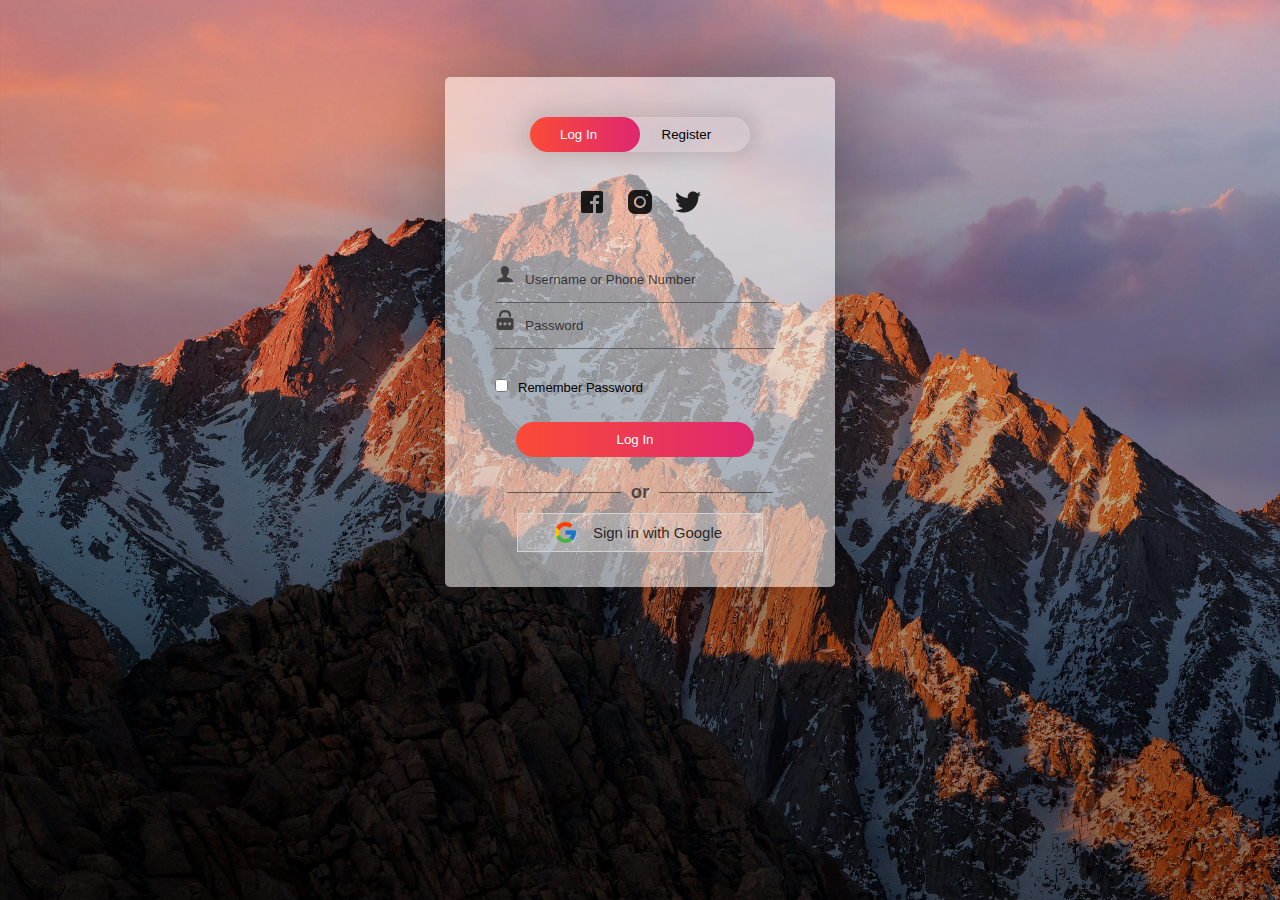
<file: login.html>
<!DOCTYPE html>
<html>
<head>
	<link rel="shortcut icon" type="png" href="images/icon/favicon.png">
	<title>Login SignUp</title>
	<link rel="stylesheet" type="text/css" href="loginStyle.css">
	<script src="https://ajax.googleapis.com/ajax/libs/jquery/3.4.1/jquery.min.js"></script>

  <!-- It will redirect to the Home Page after submitting the form -->
  <script>
  $(document).ready(function(){
    $("form").submit(function(){
      alert("Great Job !");
    });
  });
  </script>
</head>
<body>
		<div class="form-box">
			<div class="button-box">
				<div id="btn"></div>
				<button type="button" class="toggle-btn" id="log" onclick="login()" style="color: #fff;">Log In</button>
				<button type="button" class="toggle-btn" id="reg" onclick="register()">Register</button>
			</div>
			<div class="social-icons">
				<img src="images/icon/fb2.png">
				<img src="images/icon/insta2.png">
				<img src="images/icon/tt2.png">
			</div>
			
			<!-- Login Form -->
			<form id="login" class="input-group" action="index.html">
				<div class="inp">
					<img src="images/icon/user.png"><input type="text" id="email" class="input-field" placeholder="Username or Phone Number" style="width: 88%; border:none;" required="required">
				</div>
				<div class="inp">
					<img src="images/icon/password.png"><input type="password" id="password" class="input-field" placeholder="Password" style="width: 88%; border: none;" required="required">
				</div>
				<input type="checkbox" class="check-box">Remember Password
				<button type="submit" class="submit-btn">Log In</button>
			</form>


			<div class="other" id="other">
				<div class="instead">
					<h3>or</h3>
				</div>
				<button class="connect" onclick="google()">
					<img src="images/icon/google.png"><span>Sign in with Google</span>
				</button>
			</div>
			
			<!-- Registration Form -->
			<form id="register" class="input-group">
				<input type="text" class="input-field" placeholder="Full Name" required="required">
				<input type="email" class="input-field" placeholder="Email Address" required="required">
				<input type="password" class="input-field" placeholder="Create Password" name="psame" required="required">
				<input type="password" class="input-field" placeholder="Confirm Password" name="psame" required="required">
				<input type="checkbox" class="check-box" id="chkAgree" onclick="goFurther()">I agree to the Terms & Conditions
				<button type="submit" id="btnSubmit" class="submit-btn reg-btn">Register</button>
			</form>
		</div>
		<script type="text/javascript" src="script.js"></script>
</body>
</html>
</file>
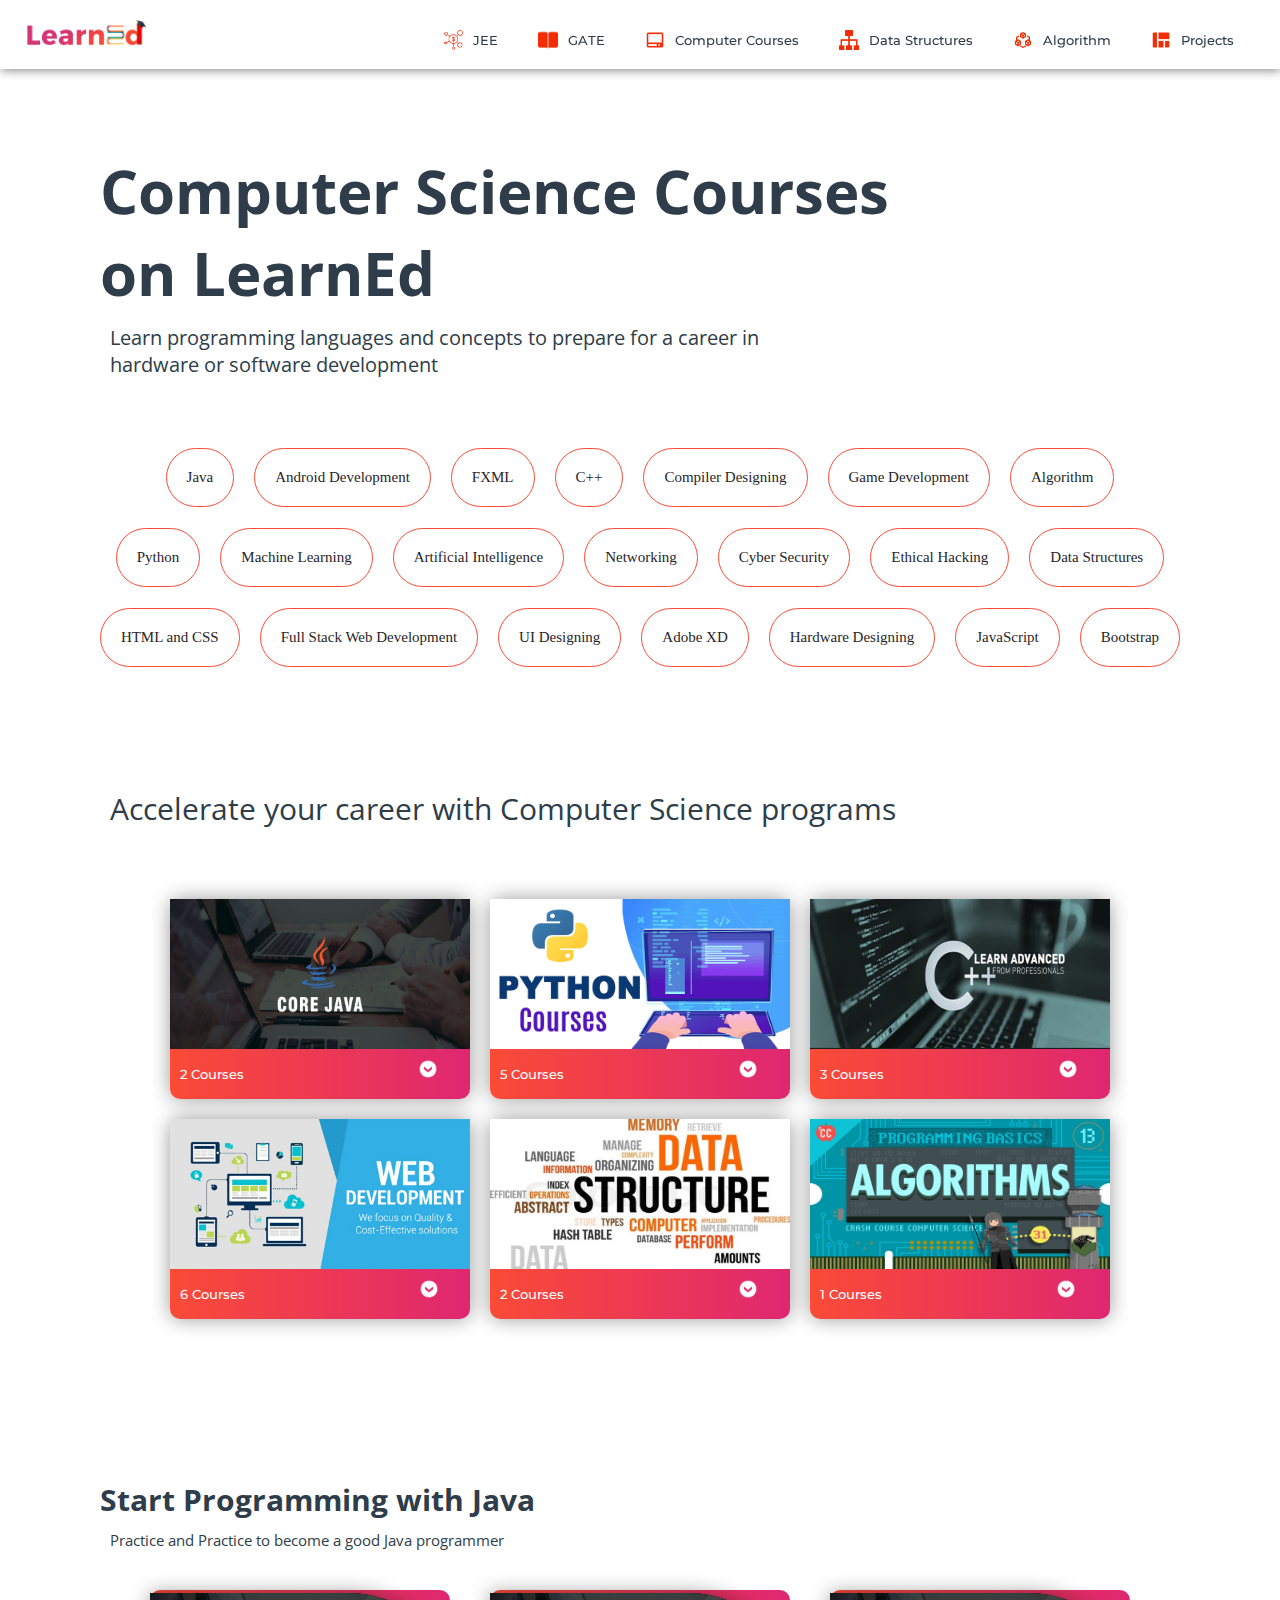
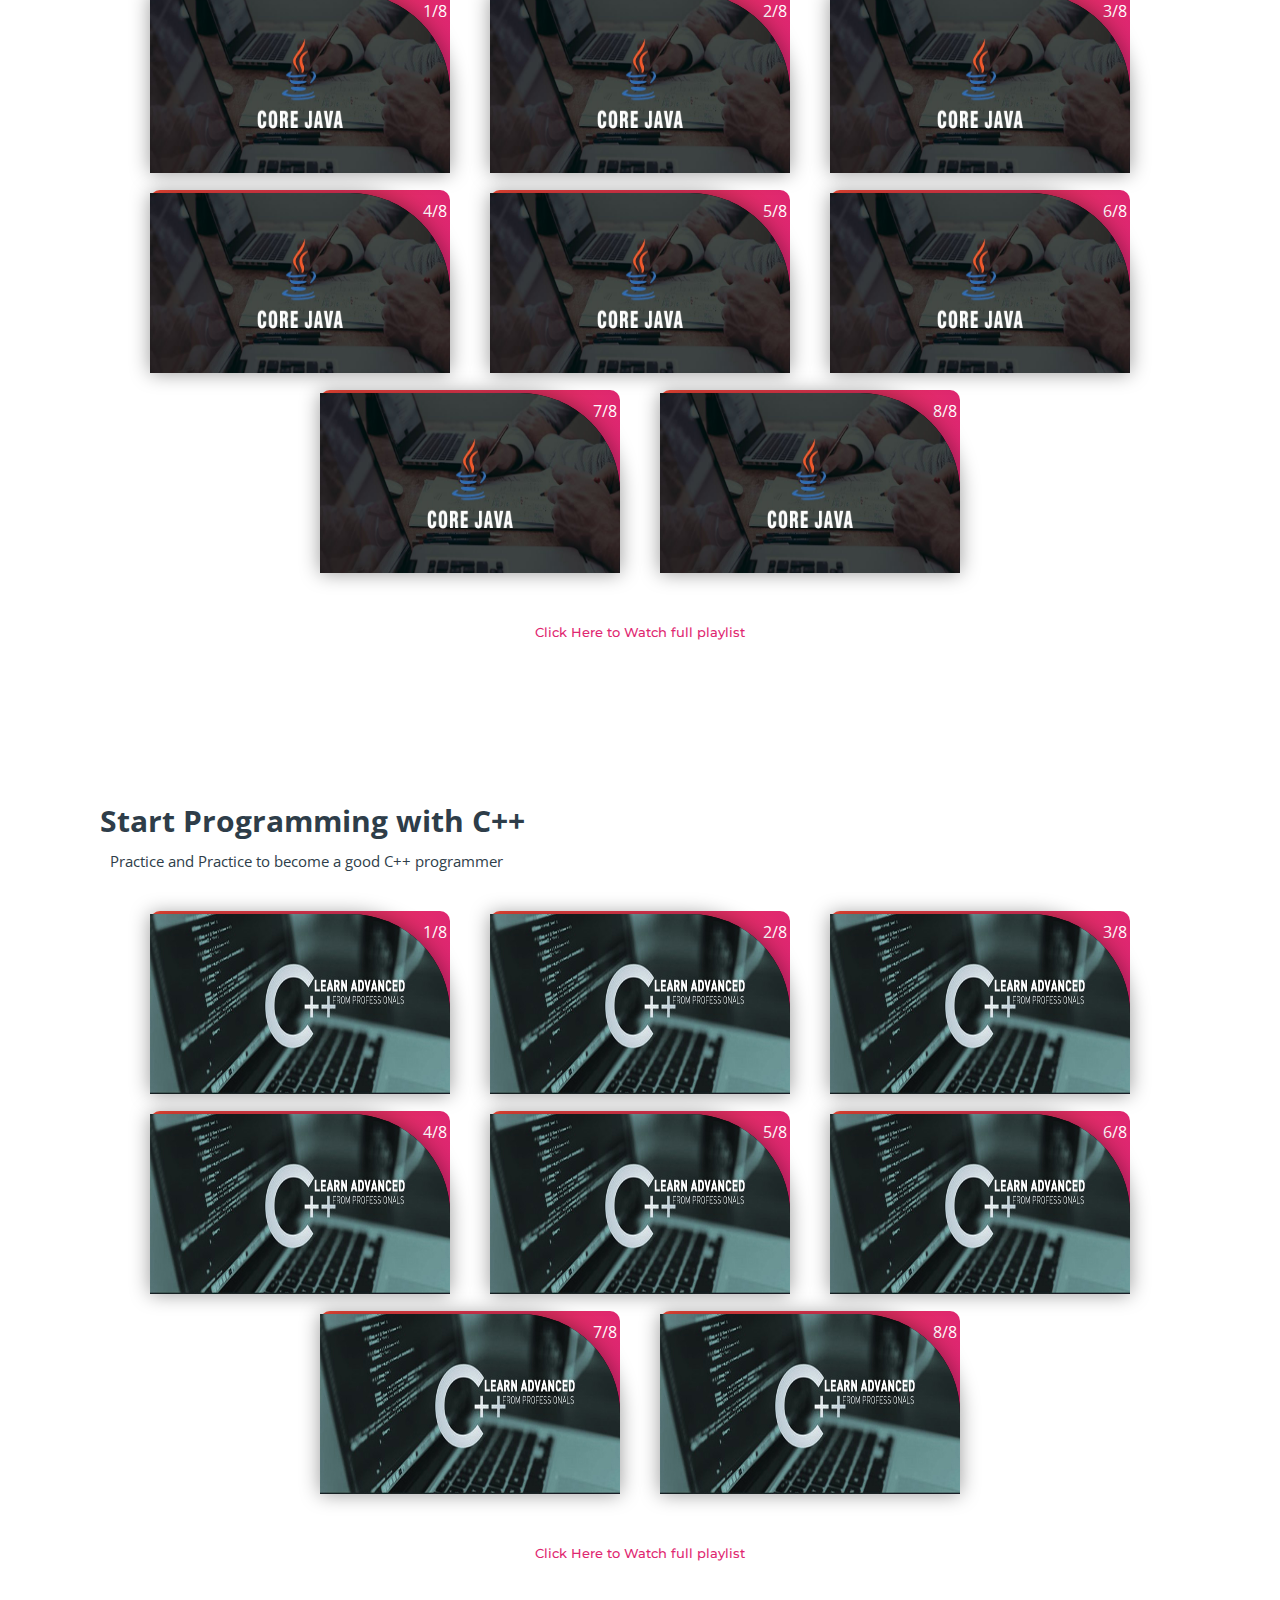
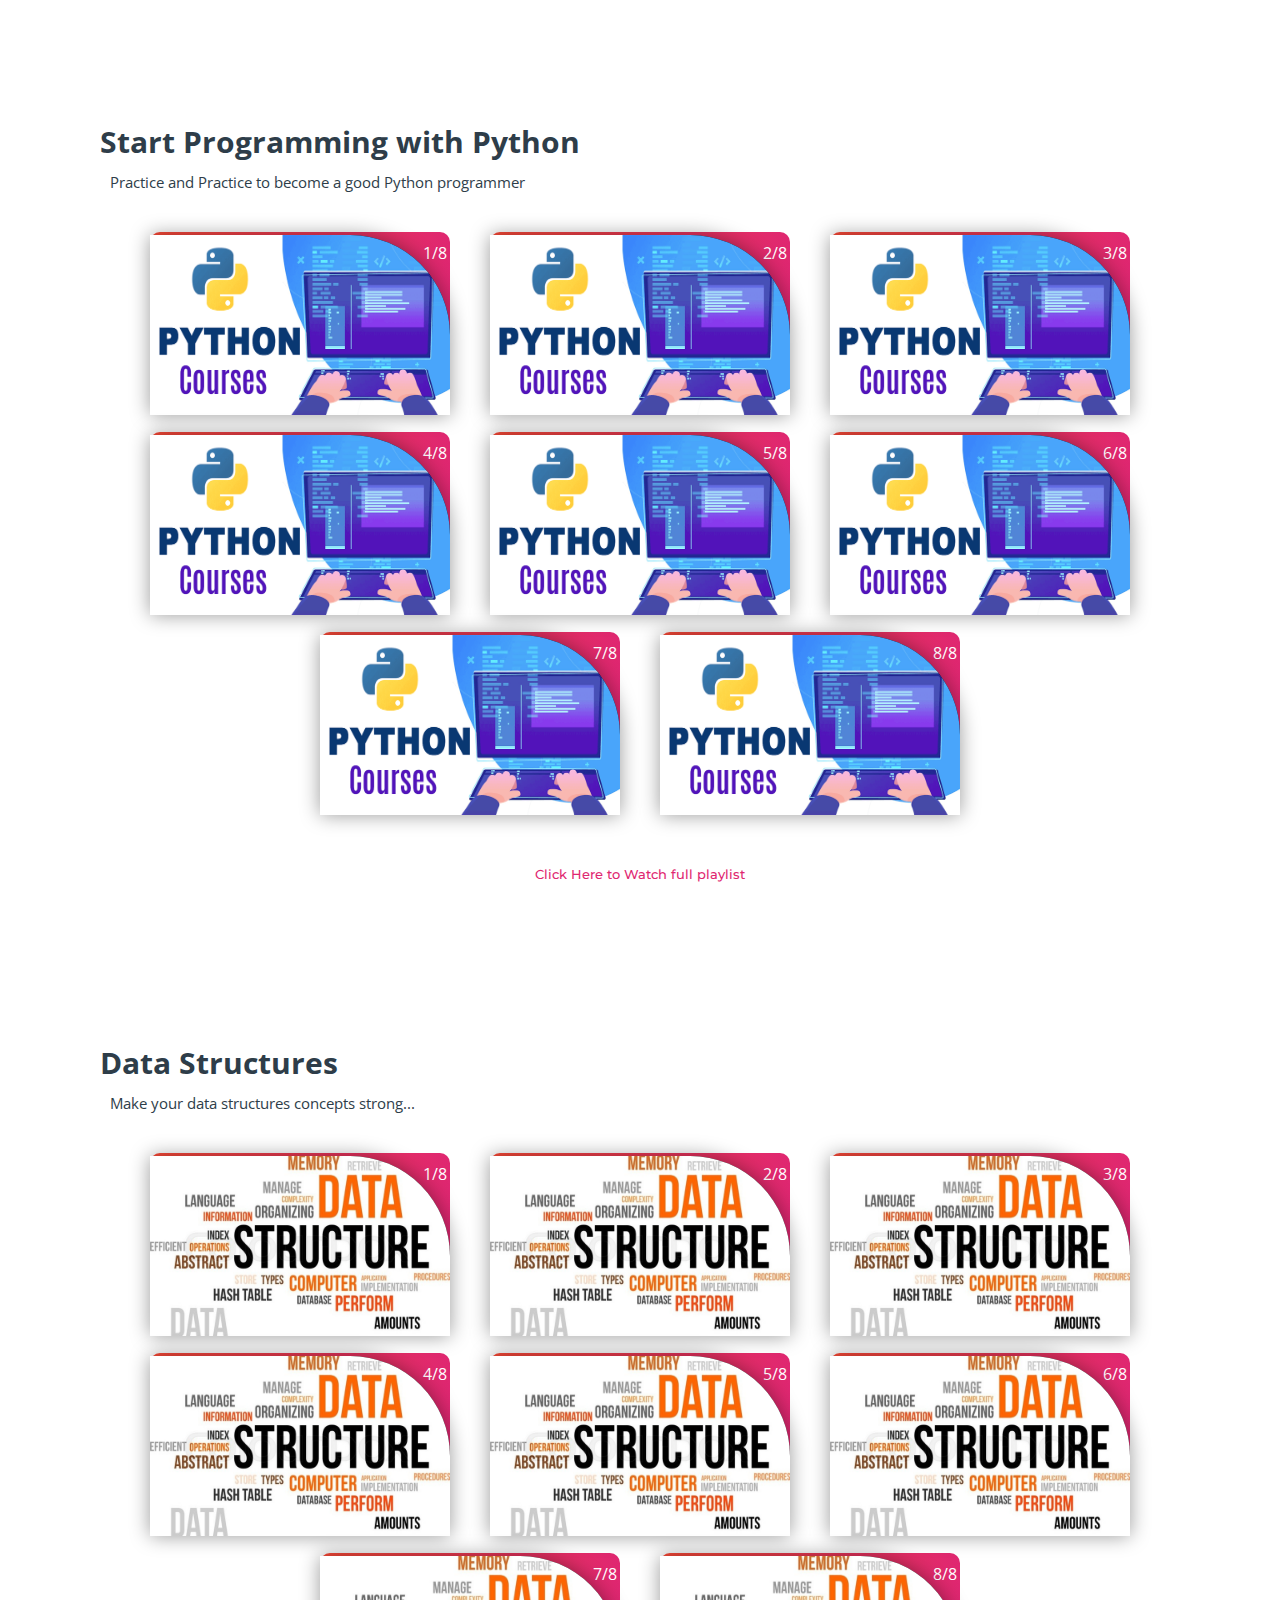
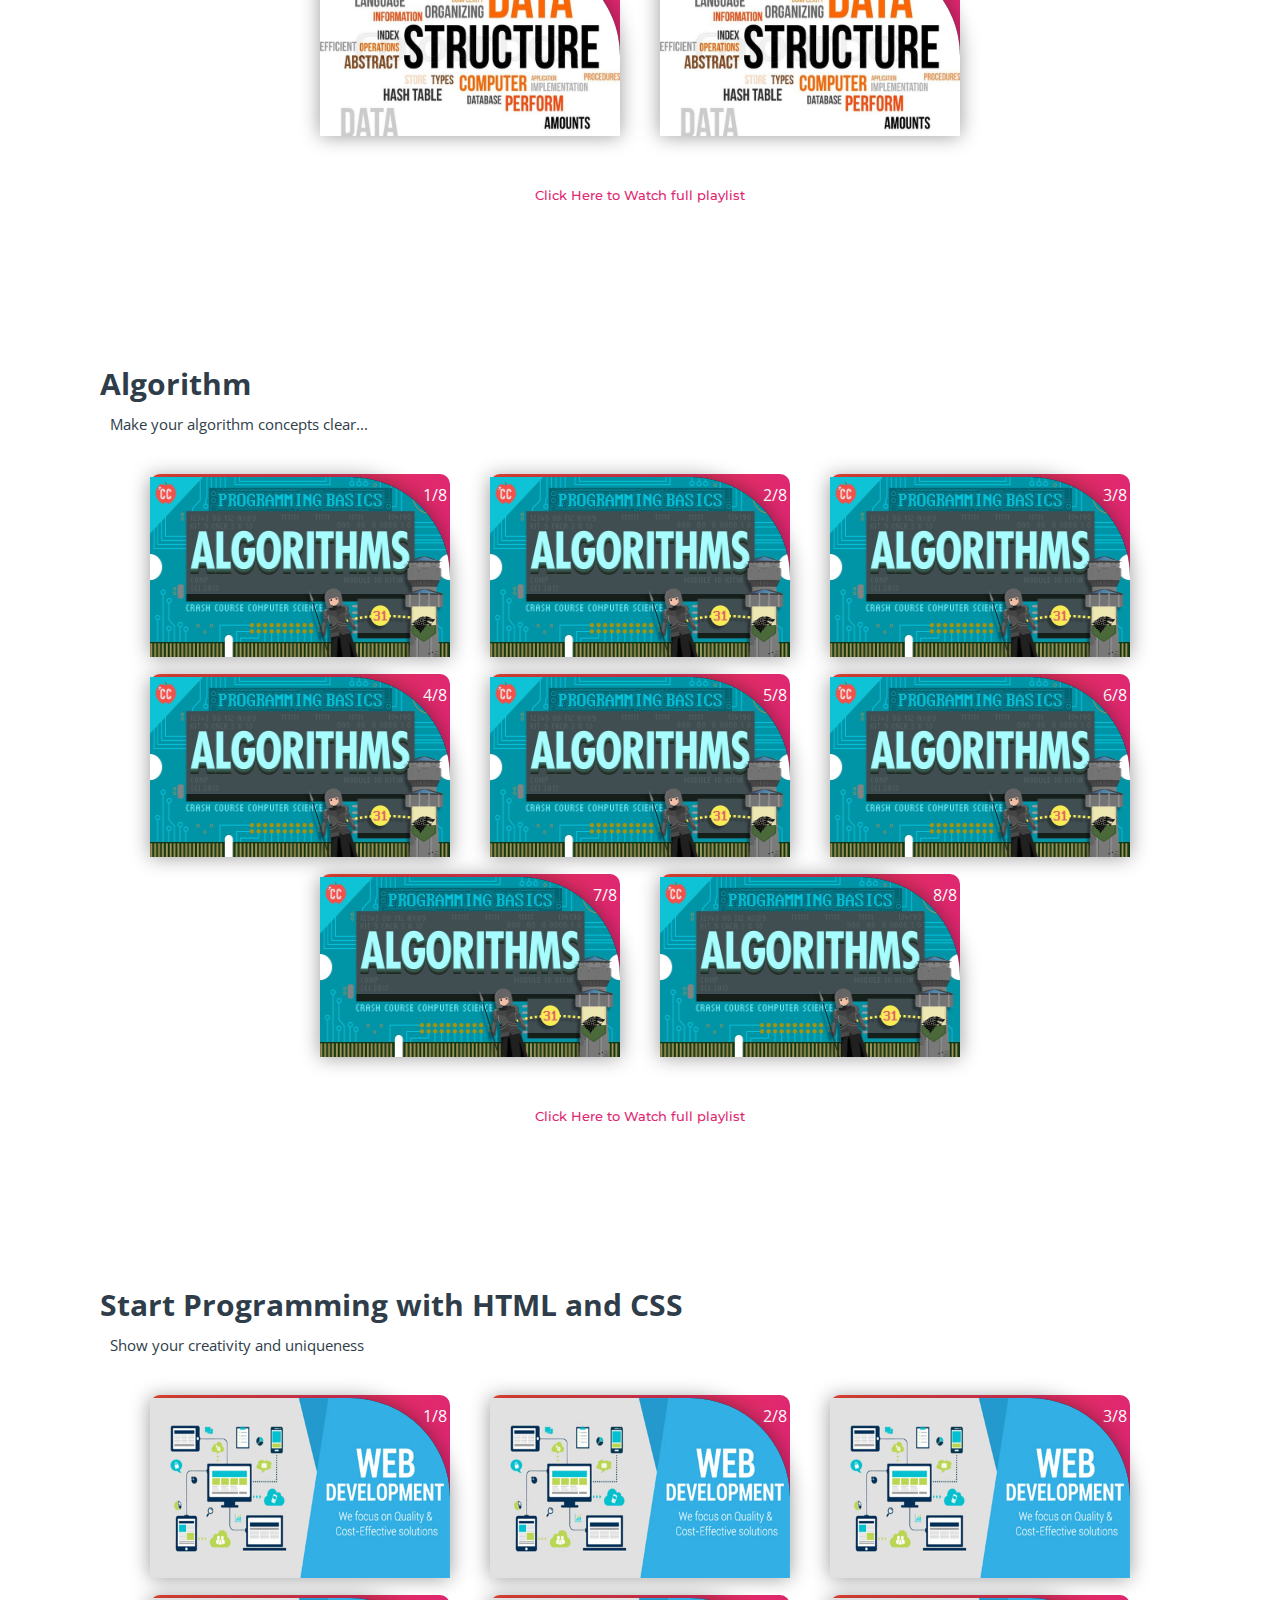
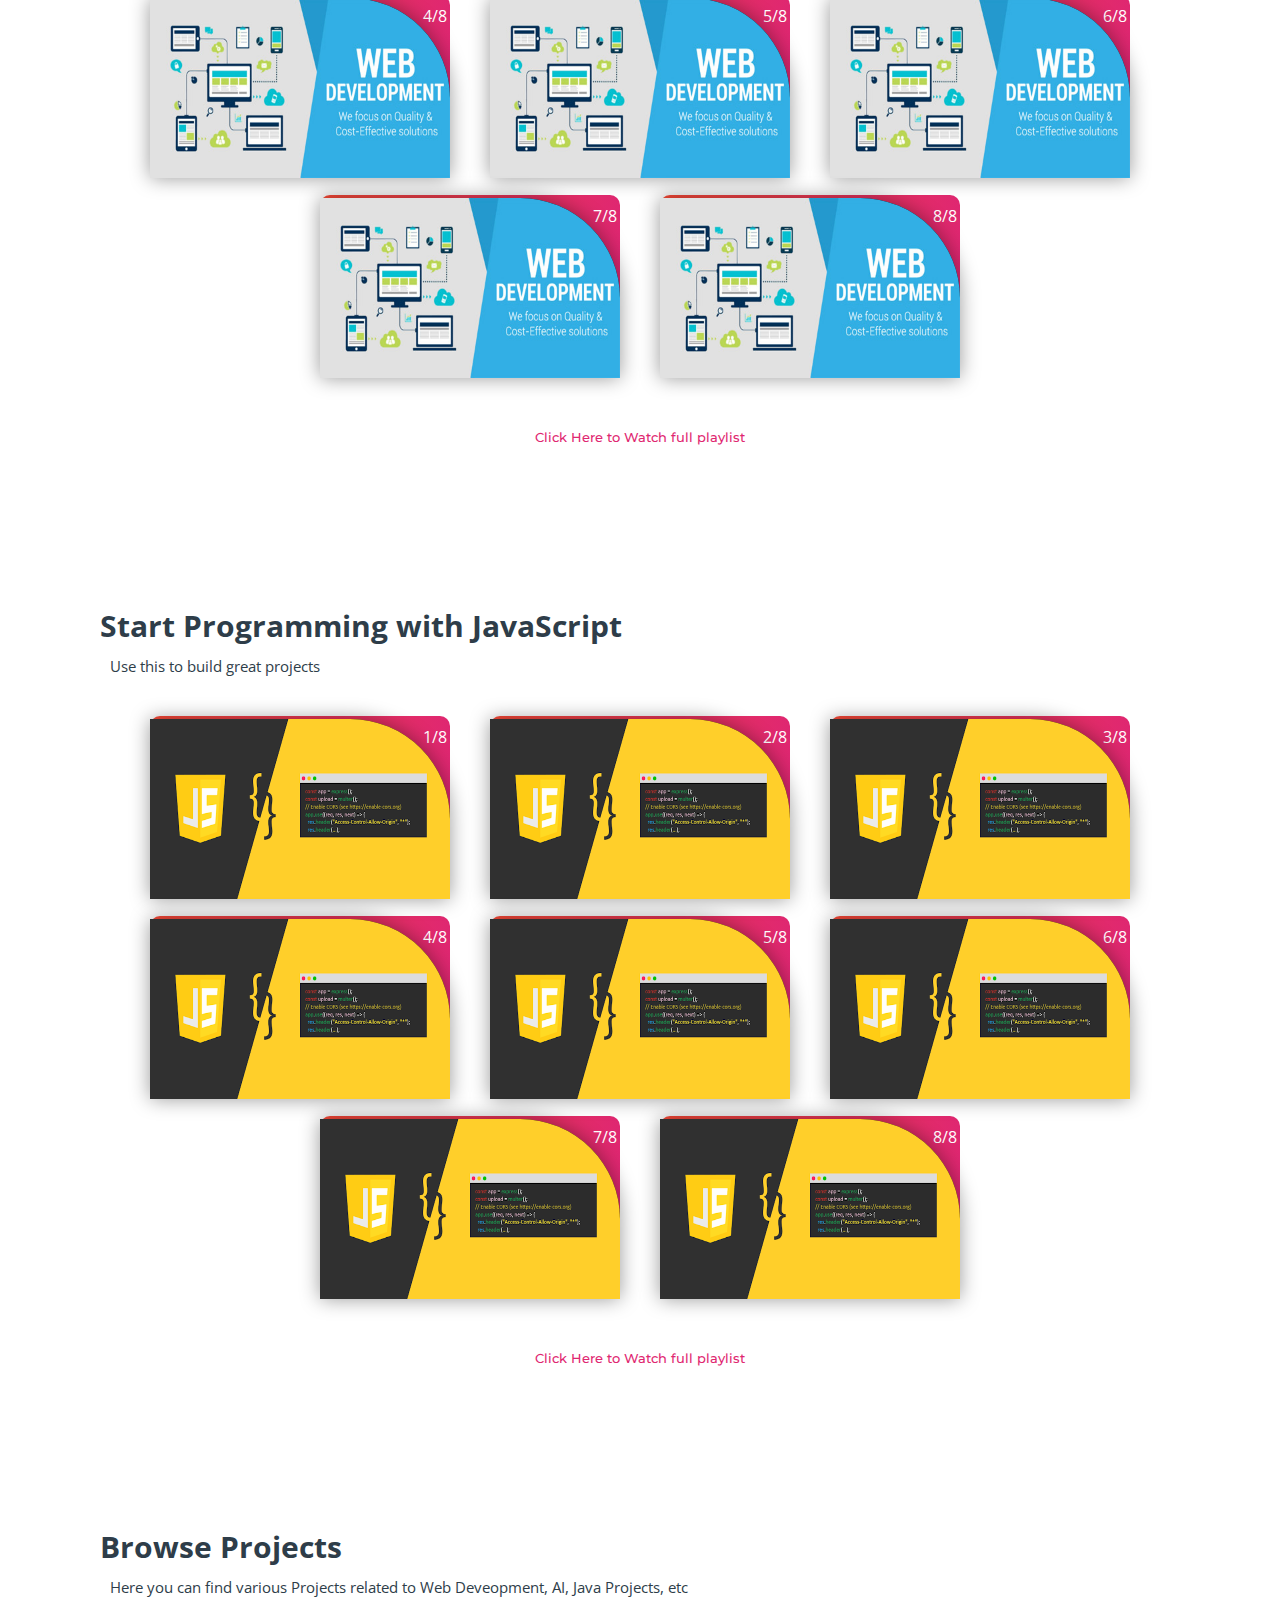
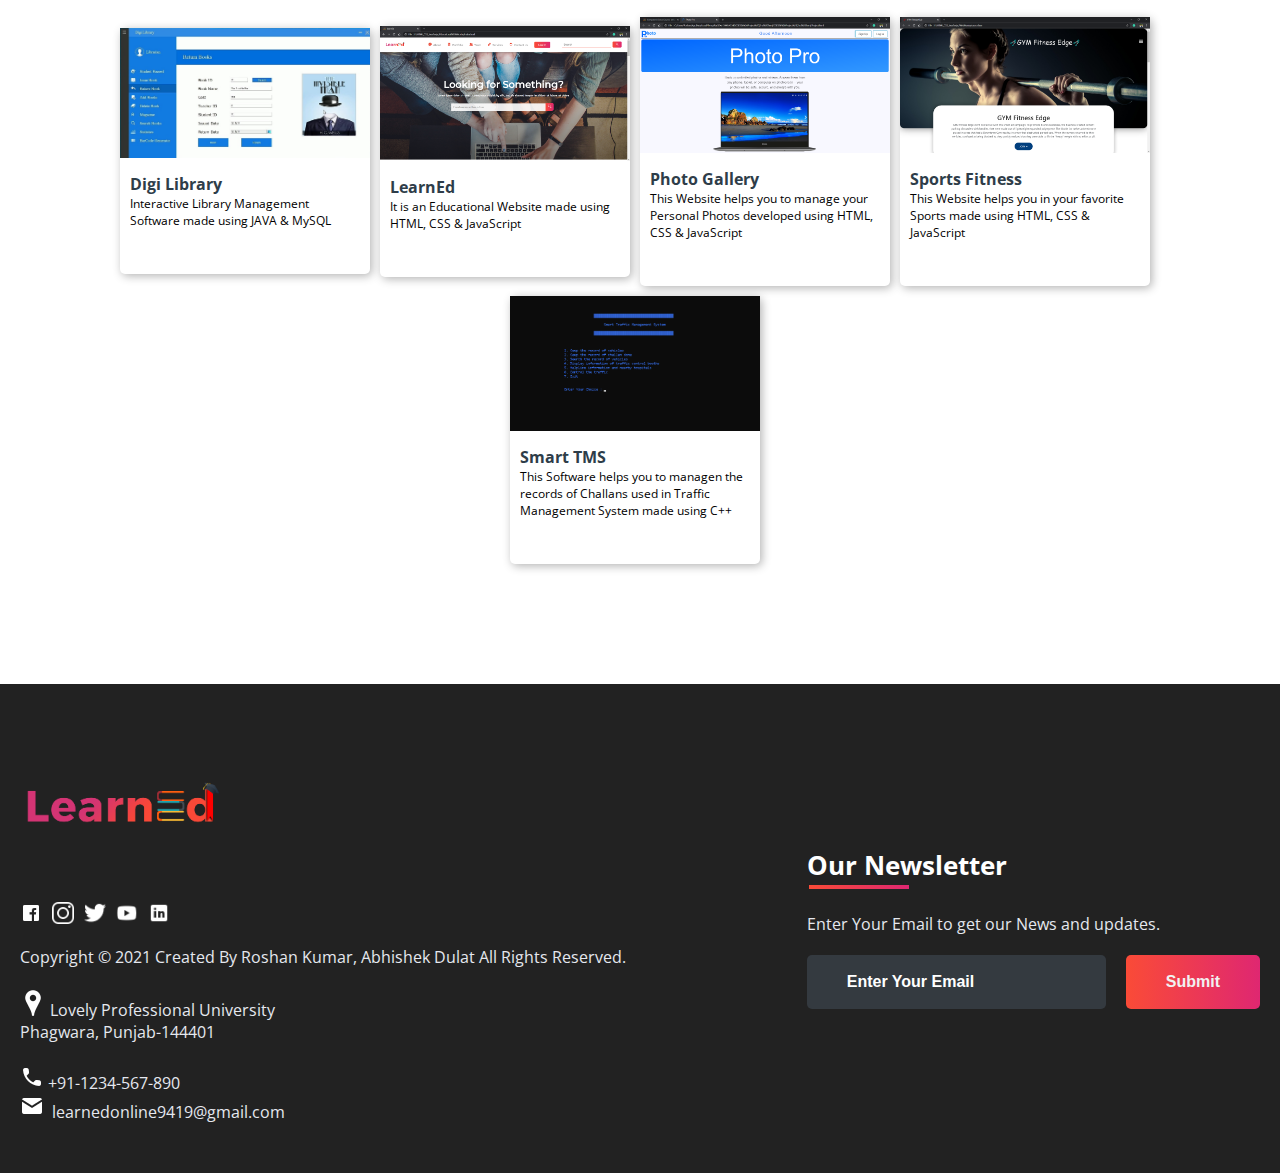
<file: subjects/computer_courses.html>
<!DOCTYPE html>
<html>
<head>
	<link rel="shortcut icon" type="png" href="../images/icon/favicon.png">
	<title>Computer Science Courses on LearnEd</title>
	<link rel="stylesheet" type="text/css" href="subjects.css">
	<script type="text/javascript" src="../script.js"></script>
</head>
<body>
	
<!-- NAVIGATION -->
	<header>
		<div class="nav" id="nav">
			<div id="learned-logo">
			<a href="../index.html"><img src="../images/icon/logo.png" style="width: 120px;"></a></div>
			<div class="switch-tab" id="switch-tab" onclick="switchTAB()"><img src="../images/icon/menu.png"></div>
			<ul id="list-switch">
				<li><a href="jee.html"><img src="../images/courses/d1.png" class="icon">JEE</a></li>
				<li><a href="gate.html"><img src="../images/courses/paper.png" class="icon">GATE</a></li>
				<li><a href="#"><img src="../images/courses/computer.png" class="icon">Computer Courses</a></li>
				<li><a href="#data"><img src="../images/courses/data.png" class="icon">Data Structures</a></li>
				<li><a href="#algo"><img src="../images/courses/algo.png" class="icon">Algorithm</a></li>
				<li><a href="#projects"><img src="../images/courses/projects.png" class="icon">Projects</a></li>
			</ul>
			<div class="search" id="search-switch">
				<input type="search" placeholder="Search" class="srch"><button id="srchbtn"><img src="../images/icon/search.png"></button>
			</div>
		</div>
	</header>
	

<!-- MAIN Heading of Page -->
	<div class="title">
		<span>Computer Science Courses<br>on LearnEd</span>
		<div class="shortdesc">
			<p>Learn programming languages and concepts to prepare for a career in<br>hardware or software development</p>
		</div>
	</div>


<!-- Some KeyWords related to Topic -->
	<div class="course">
		<div class="cbox">
		<div class="det"><a href="#java">Java</a></div>
		<div class="det"><a href="https://developer.android.com/">Android Development</a></div>
		<div class="det"><a href="https://docs.oracle.com/javafx/2/get_started/fxml_tutorial.htm">FXML</a></div>
		<div class="det"><a href="#c++">C++</a></div>
		<div class="det"><a href="https://www.geeksforgeeks.org/introduction-of-compiler-design/">Compiler Designing</a></div>
		<div class="det"><a href="https://www.coursera.org/specializations/game-design-and-development">Game Development</a></div>
		<div class="det"><a href="#algo">Algorithm</a></div>
		</div>
		<div class="cbox">
		<div class="det"><a href="#python">Python</a></div>
		<div class="det"><a href="https://www.coursera.org/learn/machine-learning">Machine Learning</a></div>
		<div class="det"><a href="https://en.wikipedia.org/wiki/Artificial_intelligence">Artificial Intelligence</a></div>
		<div class="det"><a href="https://en.wikipedia.org/wiki/Network">Networking</a></div>
		<div class="det"><a href="https://www.kaspersky.co.in/resource-center/definitions/what-is-cyber-security">Cyber Security</a></div>
		<div class="det"><a href="https://www.eccouncil.org/ethical-hacking/">Ethical Hacking</a></div>
		<div class="det"><a href="#data">Data Structures</a></div>
		</div>
		<div class="cbox">
		<div class="det"><a href="#html_css">HTML and CSS</a></div>
		<div class="det"><a href="https://www.udacity.com/course/full-stack-web-developer-nanodegree--nd0044">Full Stack Web Development</a></div>
		<div class="det"><a href="https://uxplanet.org/what-is-ui-vs-ux-design-and-the-difference-d9113f6612de?gi=6d9d13f4cc95">UI Designing</a></div>
		<div class="det"><a href="https://www.adobe.com/in/products/xd.html">Adobe XD</a></div>
		<div class="det"><a href="https://www.sciencedirect.com/topics/computer-science/hardware-design">Hardware Designing</a></div>
		<div class="det"><a href="#javascript">JavaScript</a></div>
		<div class="det"><a href="#html_css">Bootstrap</a></div>
		</div>
	</div>


<!-- Courses Available -->
	<div class="inbt">
		Accelerate your career with Computer Science programs
	</div>

	<div class="ccard">
	<center>
		<div class="ccardbox">
			<div class="dcard">
				<div class="fpart"><img src="../images/courses/java-course.jpg"></div>
				<a href="#java"><div class="spart">2 Courses <img src="../images/icon/dropdown.png"></div></a>
			</div>
			<div class="dcard">
				<div class="fpart"><img src="../images/courses/python-course.png"></div>
				<a href="#python"><div class="spart">5 Courses <img src="../images/icon/dropdown.png"></div></a>
			</div>
			<div class="dcard">
				<div class="fpart"><img src="../images/courses/c-course.jpg"></div>
				<a href="#c++"><div class="spart">3 Courses <img src="../images/icon/dropdown.png"></div></a>
			</div>
		</div>
		<div class="ccardbox">
			<div class="dcard">
				<div class="fpart"><img src="../images/courses/web-course.jpg"></div>
				<a href="#html_css"><div class="spart">6 Courses <img src="../images/icon/dropdown.png"></div></a>
			</div>
			<div class="dcard">
				<div class="fpart"><img src="../images/courses/data-course.jpg"></div>
				<a href="#data"><div class="spart">2 Courses <img src="../images/icon/dropdown.png"></div></a>
			</div>
			<div class="dcard">
				<div class="fpart"><img src="../images/courses/algo-course.jpg"></div>
				<a href="#algo"><div class="spart">1 Courses <img src="../images/icon/dropdown.png"></div></a>
			</div>
		</div>
	</center>
	</div>


<!-- Videos on JAVA Lectures -->
	<div class="title2" id="java">
		<span>Start Programming with Java</span>
		<div class="shortdesc2">
			<p>Practice and Practice to become a good Java programmer</p>
		</div>
	</div>
	
	<center>
		<div class="ccardbox2">
			<div class="dcard2"><span class="tag" >1/8</span>
				<div class="fpart2">
					<img src="../images/courses/java-course.jpg">
					<iframe src="https://www.youtube.com/embed/IsLyduxZ9sc" frameborder="0" allow="accelerometer; autoplay; encrypted-media; gyroscope; picture-in-picture" allowfullscreen></iframe>
				</div>
			</div>
			<div class="dcard2"><span class="tag" >2/8</span>
				<div class="fpart2">
					<img src="../images/courses/java-course.jpg">
					<iframe src="https://www.youtube.com/embed/U_vuESBFEpE" frameborder="0" allow="accelerometer; autoplay; encrypted-media; gyroscope; picture-in-picture" allowfullscreen></iframe>
				</div>
			</div>
			<div class="dcard2"><span class="tag" >3/8</span>
				<div class="fpart2">
					<img src="../images/courses/java-course.jpg">
					<iframe src="https://www.youtube.com/embed/7i8vbPA37y0" frameborder="0" allow="accelerometer; autoplay; encrypted-media; gyroscope; picture-in-picture" allowfullscreen></iframe>
				</div>
			</div>
			<div class="dcard2"><span class="tag" >4/8</span>
				<div class="fpart2">
					<img src="../images/courses/java-course.jpg">
					<iframe src="https://www.youtube.com/embed/FB47F-QIk3k" frameborder="0" allow="accelerometer; autoplay; encrypted-media; gyroscope; picture-in-picture" allowfullscreen></iframe>
				</div>
			</div>
			<div class="dcard2"><span class="tag" >5/8</span>
				<div class="fpart2">
					<img src="../images/courses/java-course.jpg">
					<iframe src="https://www.youtube.com/embed/8qyVcHJ1Et4" frameborder="0" allow="accelerometer; autoplay; encrypted-media; gyroscope; picture-in-picture" allowfullscreen></iframe>
				</div>
			</div>
			<div class="dcard2"><span class="tag" >6/8</span>
				<div class="fpart2">
					<img src="../images/courses/java-course.jpg">
					<iframe src="https://www.youtube.com/embed/N53Vf8HGd-0" frameborder="0" allow="accelerometer; autoplay; encrypted-media; gyroscope; picture-in-picture" allowfullscreen></iframe>
				</div>
			</div>
			<div class="dcard2"><span class="tag" >7/8</span>
				<div class="fpart2">
					<img src="../images/courses/java-course.jpg">
					<iframe src="https://www.youtube.com/embed/slz2Vc904Qg" frameborder="0" allow="accelerometer; autoplay; encrypted-media; gyroscope; picture-in-picture" allowfullscreen></iframe>
				</div>
			</div>
			<div class="dcard2"><span class="tag" >8/8</span>
				<div class="fpart2">
					<img src="../images/courses/java-course.jpg">
					<iframe src="https://www.youtube.com/embed/Q0NVRQP1Z5g" frameborder="0" allow="accelerometer; autoplay; encrypted-media; gyroscope; picture-in-picture" allowfullscreen></iframe>
				</div>
			</div>
		</div>
	</center>
	<br><br>
	<div class="click-me">
		<a href="https://www.youtube.com/watch?v=IsLyduxZ9sc&list=PLX9Zi6XTqOKQ7TdRz0QynGIKuMV9Q2H8E" target="_blank">Click Here to Watch full playlist</a>
	</div>

<!-- Videos on C++ Lectures -->

	<div class="title2" id="c++">
		<span>Start Programming with C++</span>
		<div class="shortdesc2">
			<p>Practice and Practice to become a good C++ programmer</p>
		</div>
	</div>
	<center>
		<div class="ccardbox2">
			<div class="dcard2"><span class="tag" >1/8</span>
				<div class="fpart2"><img src="../images/courses/c-course.jpg">
					<iframe src="https://www.youtube.com/embed/Iuo9PpGE04Y" frameborder="0" allow="accelerometer; autoplay; encrypted-media; gyroscope; picture-in-picture" allowfullscreen></iframe>
				</div>
			</div>
			<div class="dcard2"><span class="tag" >2/8</span>
				<div class="fpart2"><img src="../images/courses/c-course.jpg">
					<iframe src="https://www.youtube.com/embed/52dHKRD7cdg" frameborder="0" allow="accelerometer; autoplay; encrypted-media; gyroscope; picture-in-picture" allowfullscreen></iframe>
				</div>
			</div>
			<div class="dcard2"><span class="tag" >3/8</span>
				<div class="fpart2"><img src="../images/courses/c-course.jpg">
					<iframe src="https://www.youtube.com/embed/Iuo9PpGE04Y" frameborder="0" allow="accelerometer; autoplay; encrypted-media; gyroscope; picture-in-picture" allowfullscreen></iframe>
				</div>
			</div>
			<div class="dcard2"><span class="tag" >4/8</span>
				<div class="fpart2"><img src="../images/courses/c-course.jpg">
					<iframe src="https://www.youtube.com/embed/Iuo9PpGE04Y" frameborder="0" allow="accelerometer; autoplay; encrypted-media; gyroscope; picture-in-picture" allowfullscreen></iframe>
				</div>
			</div>
		
			<div class="dcard2"><span class="tag" >5/8</span>
				<div class="fpart2"><img src="../images/courses/c-course.jpg">
					<iframe src="https://www.youtube.com/embed/Iuo9PpGE04Y" frameborder="0" allow="accelerometer; autoplay; encrypted-media; gyroscope; picture-in-picture" allowfullscreen></iframe>
				</div>
			</div>
			<div class="dcard2"><span class="tag" >6/8</span>
				<div class="fpart2"><img src="../images/courses/c-course.jpg">
					<iframe src="https://www.youtube.com/embed/Iuo9PpGE04Y" frameborder="0" allow="accelerometer; autoplay; encrypted-media; gyroscope; picture-in-picture" allowfullscreen></iframe>
				</div>
			</div>
			<div class="dcard2"><span class="tag" >7/8</span>
				<div class="fpart2"><img src="../images/courses/c-course.jpg">
					<iframe src="https://www.youtube.com/embed/Iuo9PpGE04Y" frameborder="0" allow="accelerometer; autoplay; encrypted-media; gyroscope; picture-in-picture" allowfullscreen></iframe>
				</div>
			</div>
			<div class="dcard2"><span class="tag" >8/8</span>
				<div class="fpart2"><img src="../images/courses/c-course.jpg">
					<iframe src="https://www.youtube.com/embed/Iuo9PpGE04Y" frameborder="0" allow="accelerometer; autoplay; encrypted-media; gyroscope; picture-in-picture" allowfullscreen></iframe>
				</div>
			</div>
		</div>
	</center>
<br><br>
	<div class="click-me">
		<a href="https://www.youtube.com/watch?v=Iuo9PpGE04Y&feature=youtu.be" target="_blank">Click Here to Watch full playlist</a>
	</div>

<!-- Videos on PYTHON Lectures -->

	<div class="title2" id="python">
		<span>Start Programming with Python</span>
		<div class="shortdesc2">
			<p>Practice and Practice to become a good Python programmer</p>
		</div>
	</div>
	<center>
		<div class="ccardbox2">
			<div class="dcard2"><span class="tag" >1/8</span>
				<div class="fpart2"><img src="../images/courses/python-course.png">
					<iframe src="https://www.youtube.com/embed/QXeEoD0pB3E" frameborder="0" allow="accelerometer; autoplay; encrypted-media; gyroscope; picture-in-picture" allowfullscreen></iframe>
				</div>
			</div>
			<div class="dcard2"><span class="tag" >2/8</span>
				<div class="fpart2"><img src="../images/courses/python-course.png">
					<iframe src="https://www.youtube.com/embed/QXeEoD0pB3E" frameborder="0" allow="accelerometer; autoplay; encrypted-media; gyroscope; picture-in-picture" allowfullscreen></iframe>
				</div>
			</div>
			<div class="dcard2"><span class="tag" >3/8</span>
				<div class="fpart2"><img src="../images/courses/python-course.png">
					<iframe src="https://www.youtube.com/embed/QXeEoD0pB3E" frameborder="0" allow="accelerometer; autoplay; encrypted-media; gyroscope; picture-in-picture" allowfullscreen></iframe>
				</div>
			</div>
			<div class="dcard2"><span class="tag" >4/8</span>
				<div class="fpart2"><img src="../images/courses/python-course.png">
					<iframe src="https://www.youtube.com/embed/QXeEoD0pB3E" frameborder="0" allow="accelerometer; autoplay; encrypted-media; gyroscope; picture-in-picture" allowfullscreen></iframe>
				</div>
			</div>
		
			<div class="dcard2"><span class="tag" >5/8</span>
				<div class="fpart2"><img src="../images/courses/python-course.png">
					<iframe src="https://www.youtube.com/embed/QXeEoD0pB3E" frameborder="0" allow="accelerometer; autoplay; encrypted-media; gyroscope; picture-in-picture" allowfullscreen></iframe>
				</div>
			</div>
			<div class="dcard2"><span class="tag" >6/8</span>
				<div class="fpart2"><img src="../images/courses/python-course.png">
					<iframe src="https://www.youtube.com/embed/QXeEoD0pB3E" frameborder="0" allow="accelerometer; autoplay; encrypted-media; gyroscope; picture-in-picture" allowfullscreen></iframe>
				</div>
			</div>
			<div class="dcard2"><span class="tag" >7/8</span>
				<div class="fpart2"><img src="../images/courses/python-course.png">
					<iframe src="https://www.youtube.com/embed/QXeEoD0pB3E" frameborder="0" allow="accelerometer; autoplay; encrypted-media; gyroscope; picture-in-picture" allowfullscreen></iframe>
				</div>
			</div>
			<div class="dcard2"><span class="tag" >8/8</span>
				<div class="fpart2"><img src="../images/courses/python-course.png">
					<iframe src="https://www.youtube.com/embed/QXeEoD0pB3E" frameborder="0" allow="accelerometer; autoplay; encrypted-media; gyroscope; picture-in-picture" allowfullscreen></iframe>
				</div>
			</div>
		</div>
	</center>

<br><br>
	<div class="click-me">
		<a href="https://youtu.be/QXeEoD0pB3E" target="_blank">Click Here to Watch full playlist</a>
	</div>
<!-- Videos on DATA STRUCTURES Lectures -->

	<div class="title2" id="data">
		<span>Data Structures</span>
		<div class="shortdesc2">
			<p>Make your data structures concepts strong...</p>
		</div>
	</div>
	<center>
		<div class="ccardbox2">
			<div class="dcard2"><span class="tag" >1/8</span>
				<div class="fpart2"><img src="../images/courses/data-course.jpg">
					<iframe src="https://www.youtube.com/embed/Db9ZYbJONHc" frameborder="0" allow="accelerometer; autoplay; encrypted-media; gyroscope; picture-in-picture" allowfullscreen></iframe>
				</div>
			</div>
			<div class="dcard2"><span class="tag" >2/8</span>
				<div class="fpart2"><img src="../images/courses/data-course.jpg">
					<iframe src="https://www.youtube.com/embed/Db9ZYbJONHc" frameborder="0" allow="accelerometer; autoplay; encrypted-media; gyroscope; picture-in-picture" allowfullscreen></iframe>
				</div>
			</div>
			<div class="dcard2"><span class="tag" >3/8</span>
				<div class="fpart2"><img src="../images/courses/data-course.jpg">
					<iframe src="https://www.youtube.com/embed/Db9ZYbJONHc" frameborder="0" allow="accelerometer; autoplay; encrypted-media; gyroscope; picture-in-picture" allowfullscreen></iframe>
				</div>
			</div>
			<div class="dcard2"><span class="tag" >4/8</span>
				<div class="fpart2"><img src="../images/courses/data-course.jpg">
					<iframe src="https://www.youtube.com/embed/Db9ZYbJONHc" frameborder="0" allow="accelerometer; autoplay; encrypted-media; gyroscope; picture-in-picture" allowfullscreen></iframe>
				</div>
			</div>
		
			<div class="dcard2"><span class="tag" >5/8</span>
				<div class="fpart2"><img src="../images/courses/data-course.jpg">
					<iframe src="https://www.youtube.com/embed/Db9ZYbJONHc" frameborder="0" allow="accelerometer; autoplay; encrypted-media; gyroscope; picture-in-picture" allowfullscreen></iframe>
				</div>
			</div>
			<div class="dcard2"><span class="tag" >6/8</span>
				<div class="fpart2"><img src="../images/courses/data-course.jpg">
					<iframe src="https://www.youtube.com/embed/Db9ZYbJONHc" frameborder="0" allow="accelerometer; autoplay; encrypted-media; gyroscope; picture-in-picture" allowfullscreen></iframe>
				</div>
			</div>
			<div class="dcard2"><span class="tag" >7/8</span>
				<div class="fpart2"><img src="../images/courses/data-course.jpg">
					<iframe src="https://www.youtube.com/embed/Db9ZYbJONHc" frameborder="0" allow="accelerometer; autoplay; encrypted-media; gyroscope; picture-in-picture" allowfullscreen></iframe>
				</div>
			</div>
			<div class="dcard2"><span class="tag" >8/8</span>
				<div class="fpart2"><img src="../images/courses/data-course.jpg">
					<iframe src="https://www.youtube.com/embed/Db9ZYbJONHc" frameborder="0" allow="accelerometer; autoplay; encrypted-media; gyroscope; picture-in-picture" allowfullscreen></iframe>
				</div>
			</div>
		</div>
	</center>
<br><br>
	<div class="click-me">
		<a href="https://www.youtube.com/watch?v=Db9ZYbJONHc" target="_blank">Click Here to Watch full playlist</a>
	</div>

<!-- Videos on ALGORITHM Lectures -->

	<div class="title2" id="algo">
		<span>Algorithm</span>
		<div class="shortdesc2">
			<p>Make your algorithm concepts clear...</p>
		</div>
	</div>
	<center>
		<div class="ccardbox2">
			<div class="dcard2"><span class="tag" >1/8</span>
				<div class="fpart2"><img src="../images/courses/algo-course.jpg">
					<iframe src="https://www.youtube.com/embed/0IAPZzGSbME" frameborder="0" allow="accelerometer; autoplay; encrypted-media; gyroscope; picture-in-picture" allowfullscreen></iframe>
				</div>
			</div>
			<div class="dcard2"><span class="tag" >2/8</span>
				<div class="fpart2"><img src="../images/courses/algo-course.jpg">
					<iframe src="https://www.youtube.com/embed/0IAPZzGSbME" frameborder="0" allow="accelerometer; autoplay; encrypted-media; gyroscope; picture-in-picture" allowfullscreen></iframe>
				</div>
			</div>
			<div class="dcard2"><span class="tag" >3/8</span>
				<div class="fpart2"><img src="../images/courses/algo-course.jpg">
					<iframe src="https://www.youtube.com/embed/0IAPZzGSbME" frameborder="0" allow="accelerometer; autoplay; encrypted-media; gyroscope; picture-in-picture" allowfullscreen></iframe>
				</div>
			</div>
			<div class="dcard2"><span class="tag" >4/8</span>
				<div class="fpart2"><img src="../images/courses/algo-course.jpg">
					<iframe src="https://www.youtube.com/embed/0IAPZzGSbME" frameborder="0" allow="accelerometer; autoplay; encrypted-media; gyroscope; picture-in-picture" allowfullscreen></iframe>
				</div>
			</div>
		
			<div class="dcard2"><span class="tag" >5/8</span>
				<div class="fpart2"><img src="../images/courses/algo-course.jpg">
					<iframe src="https://www.youtube.com/embed/0IAPZzGSbME" frameborder="0" allow="accelerometer; autoplay; encrypted-media; gyroscope; picture-in-picture" allowfullscreen></iframe>
				</div>
			</div>
			<div class="dcard2"><span class="tag" >6/8</span>
				<div class="fpart2"><img src="../images/courses/algo-course.jpg">
					<iframe src="https://www.youtube.com/embed/0IAPZzGSbME" frameborder="0" allow="accelerometer; autoplay; encrypted-media; gyroscope; picture-in-picture" allowfullscreen></iframe>
				</div>
			</div>
			<div class="dcard2"><span class="tag" >7/8</span>
				<div class="fpart2"><img src="../images/courses/algo-course.jpg">
					<iframe src="https://www.youtube.com/embed/0IAPZzGSbME" frameborder="0" allow="accelerometer; autoplay; encrypted-media; gyroscope; picture-in-picture" allowfullscreen></iframe>
				</div>
			</div>
			<div class="dcard2"><span class="tag" >8/8</span>
				<div class="fpart2"><img src="../images/courses/algo-course.jpg">
					<iframe src="https://www.youtube.com/embed/0IAPZzGSbME" frameborder="0" allow="accelerometer; autoplay; encrypted-media; gyroscope; picture-in-picture" allowfullscreen></iframe>
				</div>
			</div>
		</div>
	</center>
<br><br>
	<div class="click-me">
		<a href="https://www.youtube.com/watch?v=0IAPZzGSbME" target="_blank">Click Here to Watch full playlist</a>
	</div>

<!-- Videos on HTML and CSS Lectures -->

	<div class="title2" id="html_css">
		<span>Start Programming with HTML and CSS</span>
		<div class="shortdesc2">
			<p>Show your creativity and uniqueness</p>
		</div>
	</div>
	<center>
		<div class="ccardbox2">
			<div class="dcard2"><span class="tag" >1/8</span>
				<div class="fpart2"><img src="../images/courses/web-course.jpg">
					<iframe src="https://www.youtube.com/embed/TKYsuU86-DQ" frameborder="0" allow="accelerometer; autoplay; encrypted-media; gyroscope; picture-in-picture" allowfullscreen></iframe>
				</div>
			</div>
			<div class="dcard2"><span class="tag" >2/8</span>
				<div class="fpart2"><img src="../images/courses/web-course.jpg">
					<iframe src="https://www.youtube.com/embed/TKYsuU86-DQ" frameborder="0" allow="accelerometer; autoplay; encrypted-media; gyroscope; picture-in-picture" allowfullscreen></iframe>
				</div>
			</div>
			<div class="dcard2"><span class="tag" >3/8</span>
				<div class="fpart2"><img src="../images/courses/web-course.jpg">
					<iframe src="https://www.youtube.com/embed/TKYsuU86-DQ" frameborder="0" allow="accelerometer; autoplay; encrypted-media; gyroscope; picture-in-picture" allowfullscreen></iframe>
				</div>
			</div>
			<div class="dcard2"><span class="tag" >4/8</span>
				<div class="fpart2"><img src="../images/courses/web-course.jpg">
					<iframe src="https://www.youtube.com/embed/TKYsuU86-DQ" frameborder="0" allow="accelerometer; autoplay; encrypted-media; gyroscope; picture-in-picture" allowfullscreen></iframe>
				</div>
			</div>
		
			<div class="dcard2"><span class="tag" >5/8</span>
				<div class="fpart2"><img src="../images/courses/web-course.jpg">
					<iframe src="https://www.youtube.com/embed/TKYsuU86-DQ" frameborder="0" allow="accelerometer; autoplay; encrypted-media; gyroscope; picture-in-picture" allowfullscreen></iframe>
				</div>
			</div>
			<div class="dcard2"><span class="tag" >6/8</span>
				<div class="fpart2"><img src="../images/courses/web-course.jpg">
					<iframe src="https://www.youtube.com/embed/TKYsuU86-DQ" frameborder="0" allow="accelerometer; autoplay; encrypted-media; gyroscope; picture-in-picture" allowfullscreen></iframe>
				</div>
			</div>
			<div class="dcard2"><span class="tag" >7/8</span>
				<div class="fpart2"><img src="../images/courses/web-course.jpg">
					<iframe src="https://www.youtube.com/embed/TKYsuU86-DQ" frameborder="0" allow="accelerometer; autoplay; encrypted-media; gyroscope; picture-in-picture" allowfullscreen></iframe>
				</div>
			</div>
			<div class="dcard2"><span class="tag" >8/8</span>
				<div class="fpart2"><img src="../images/courses/web-course.jpg">
					<iframe src="https://www.youtube.com/embed/TKYsuU86-DQ" frameborder="0" allow="accelerometer; autoplay; encrypted-media; gyroscope; picture-in-picture" allowfullscreen></iframe>
				</div>
			</div>
		</div>
	</center>

<br><br>
	<div class="click-me">
		<a href="https://www.youtube.com/watch?v=TKYsuU86-DQ" target="_blank">Click Here to Watch full playlist</a>
	</div>
<!-- Videos on JAVASCRIPT Lectures -->

	<div class="title2" id="javascript">
		<span>Start Programming with JavaScript</span>
		<div class="shortdesc2">
			<p>Use this to build great projects</p>
		</div>
	</div>
	<center>
		<div class="ccardbox2">
			<div class="dcard2"><span class="tag" >1/8</span>
				<div class="fpart2"><img src="../images/courses/javascript-course.jpg">
					<iframe src="https://www.youtube.com/embed/uDwSnnhl1Ng" frameborder="0" allow="accelerometer; autoplay; encrypted-media; gyroscope; picture-in-picture" allowfullscreen></iframe>
				</div>
			</div>
			<div class="dcard2"><span class="tag" >2/8</span>
				<div class="fpart2"><img src="../images/courses/javascript-course.jpg">
					<iframe src="https://www.youtube.com/embed/uDwSnnhl1Ng" frameborder="0" allow="accelerometer; autoplay; encrypted-media; gyroscope; picture-in-picture" allowfullscreen></iframe>
				</div>
			</div>
			<div class="dcard2"><span class="tag" >3/8</span>
				<div class="fpart2"><img src="../images/courses/javascript-course.jpg">
					<iframe src="https://www.youtube.com/embed/uDwSnnhl1Ng" frameborder="0" allow="accelerometer; autoplay; encrypted-media; gyroscope; picture-in-picture" allowfullscreen></iframe>
				</div>
			</div>
			<div class="dcard2"><span class="tag" >4/8</span>
				<div class="fpart2"><img src="../images/courses/javascript-course.jpg">
					<iframe src="https://www.youtube.com/embed/uDwSnnhl1Ng" frameborder="0" allow="accelerometer; autoplay; encrypted-media; gyroscope; picture-in-picture" allowfullscreen></iframe>
				</div>
			</div>
		
			<div class="dcard2"><span class="tag" >5/8</span>
				<div class="fpart2"><img src="../images/courses/javascript-course.jpg">
					<iframe src="https://www.youtube.com/embed/uDwSnnhl1Ng" frameborder="0" allow="accelerometer; autoplay; encrypted-media; gyroscope; picture-in-picture" allowfullscreen></iframe>
				</div>
			</div>
			<div class="dcard2"><span class="tag" >6/8</span>
				<div class="fpart2"><img src="../images/courses/javascript-course.jpg">
					<iframe src="https://www.youtube.com/embed/uDwSnnhl1Ng" frameborder="0" allow="accelerometer; autoplay; encrypted-media; gyroscope; picture-in-picture" allowfullscreen></iframe>
				</div>
			</div>
			<div class="dcard2"><span class="tag" >7/8</span>
				<div class="fpart2"><img src="../images/courses/javascript-course.jpg">
					<iframe src="https://www.youtube.com/embed/uDwSnnhl1Ng" frameborder="0" allow="accelerometer; autoplay; encrypted-media; gyroscope; picture-in-picture" allowfullscreen></iframe>
				</div>
			</div>
			<div class="dcard2"><span class="tag" >8/8</span>
				<div class="fpart2"><img src="../images/courses/javascript-course.jpg">
					<iframe src="https://www.youtube.com/embed/uDwSnnhl1Ng" frameborder="0" allow="accelerometer; autoplay; encrypted-media; gyroscope; picture-in-picture" allowfullscreen></iframe>
				</div>
			</div>
		</div>
	</center>
<br><br>
	<div class="click-me">
		<a href="https://www.youtube.com/watch?v=uDwSnnhl1Ng" target="_blank">Click Here to Watch full playlist</a>
	</div>

<!-- PROJECTS -->
	<div class="title2" id="projects">
		<span>Browse Projects</span>
		<div class="shortdesc2">
			<p>Here you can find various Projects related to Web Deveopment, AI, Java Projects, etc</p>
		</div>
	</div>
	<div class="project-panel">
		<div class="project-card">
			<img src="../images/projects/p1.jpg">
			<div class="info">
				<h4>Digi Library</h4><p>Interactive Library Management Software made using JAVA & MySQL</p>
				<div class="download"><a href="https://github.com/roshan9419" target="_blank">Download</a></div>	
			</div>
		</div>
		<div class="project-card">
			<img src="../images/projects/p2.jpg">
			<div class="info">
				<h4>LearnEd</h4><p>It is an Educational Website made using HTML, CSS & JavaScript</p>
				<div class="download"><a href="https://github.com/roshan9419" target="_blank">Download</a></div>
			</div>
		</div>
		<div class="project-card">
			<img src="../images/projects/p3.jpg">
			<div class="info">
				<h4>Photo Gallery</h4><p>This Website helps you to manage your Personal Photos developed using HTML, CSS & JavaScript</p>
				<div class="download"><a href="https://github.com/roshan9419" target="_blank">Download</a></div>
			</div>
		</div>
		<div class="project-card">
			<img src="../images/projects/p4.jpg">
			<div class="info">
				<h4>Sports Fitness</h4><p>This Website helps you in your favorite Sports made using HTML, CSS & JavaScript</p>
				<div class="download"><a href="https://github.com/roshan9419" target="_blank">Download</a></div>
			</div>
		</div>
		<div class="project-card">
			<img src="../images/projects/p5.jpg">
			<div class="info">
				<h4>Smart TMS</h4><p>This Software helps you to managen the records of Challans used in Traffic Management System made using C++</p>
				<div class="download"><a href="https://github.com/roshan9419/smart_traffic" target="_blank">Download</a></div>
			</div>
		</div>

	</div>

<br><br><br><br><br>

<!-- FOOTER -->
<footer>
	<div class="footer-container">
		<div class="left-col">
			<img src="../images/icon/logo - Copy.png" style="width: 200px;">
			<div class="logo"></div>
			<div class="social-media">
				<a href="#"><img src="../images/icon\fb.png"></a>
				<a href="#"><img src="../images/icon\insta.png"></a>
				<a href="#"><img src="../images/icon\tt.png"></a>
				<a href="#"><img src="../images/icon\ytube.png"></a>
				<a href="#"><img src="../images/icon\linkedin.png"></a>
			</div><br><br>
			<p class="rights-text">Copyright © 2021 Created By Roshan Kumar, Abhishek Dulat All Rights Reserved.</p>
			<br><p><img src="../images/icon/location.png"> Lovely Professional University<br>Phagwara, Punjab-144401</p><br>
			<p><img src="../images/icon/phone.png"> +91-1234-567-890<br><img src="../images/icon/mail.png">&nbsp; learnedonline9419@gmail.com</p>
		</div>
		<div class="right-col">
			<h1 style="color: #fff">Our Newsletter</h1>
			<div class="border"></div><br>
			<p>Enter Your Email to get our News and updates.</p>
			<form class="newsletter-form">
				<input class="txtb" type="email" placeholder="Enter Your Email">
				<input class="btn" type="submit" value="Submit">
			</form>
		</div>
	</div>
</footer>

</body>
</html>
</file>
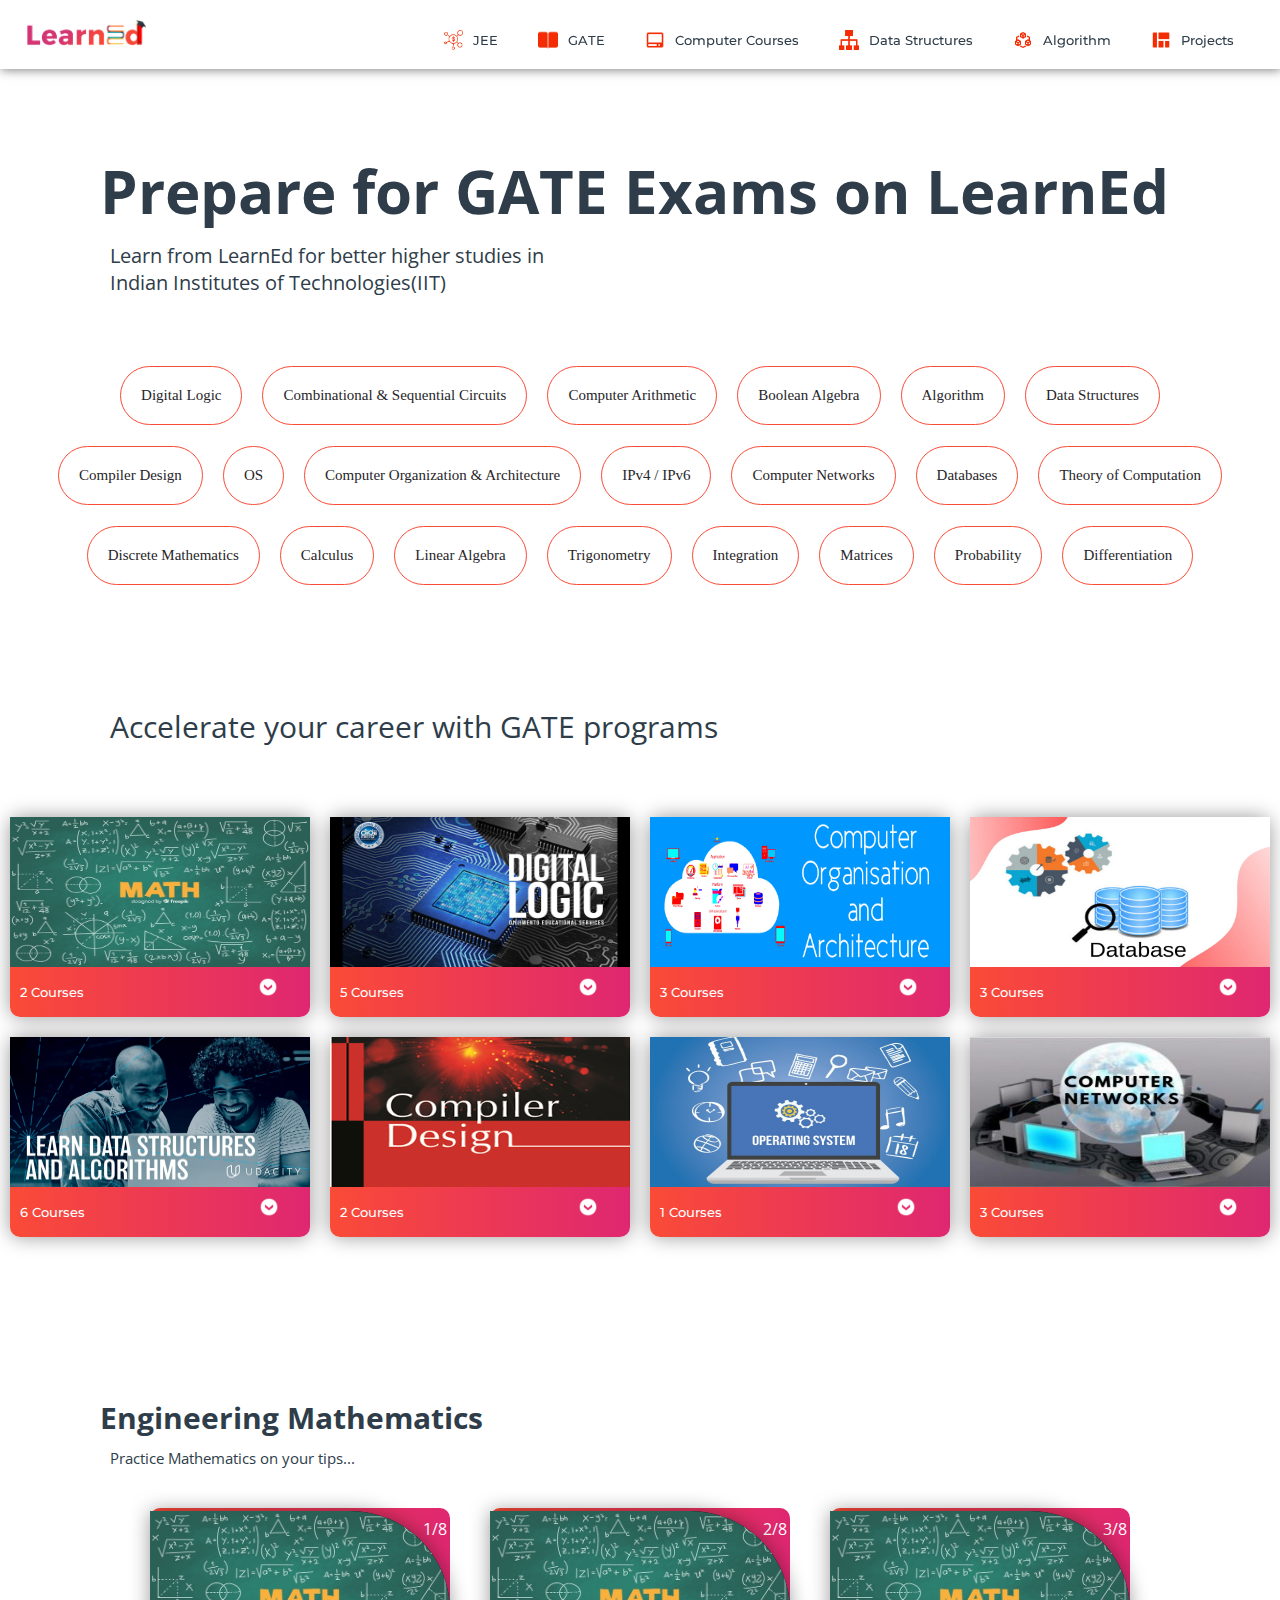
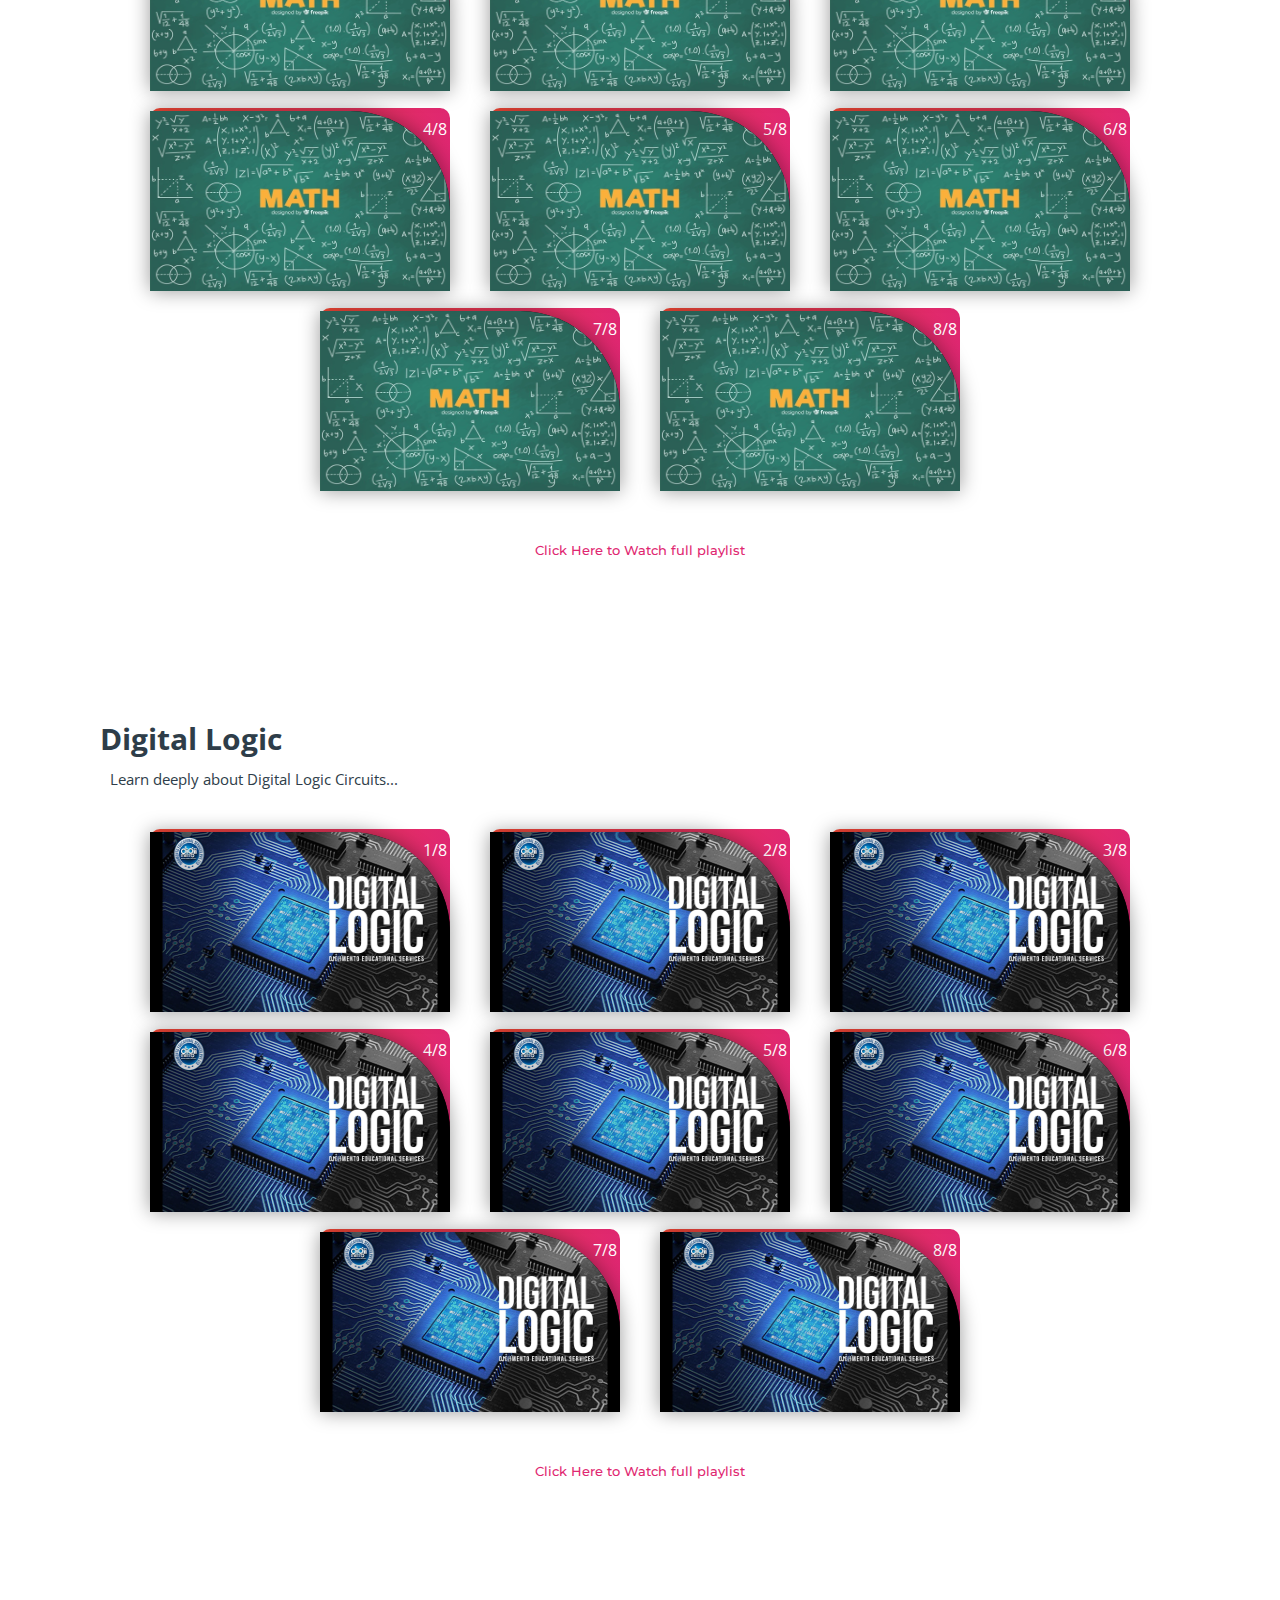
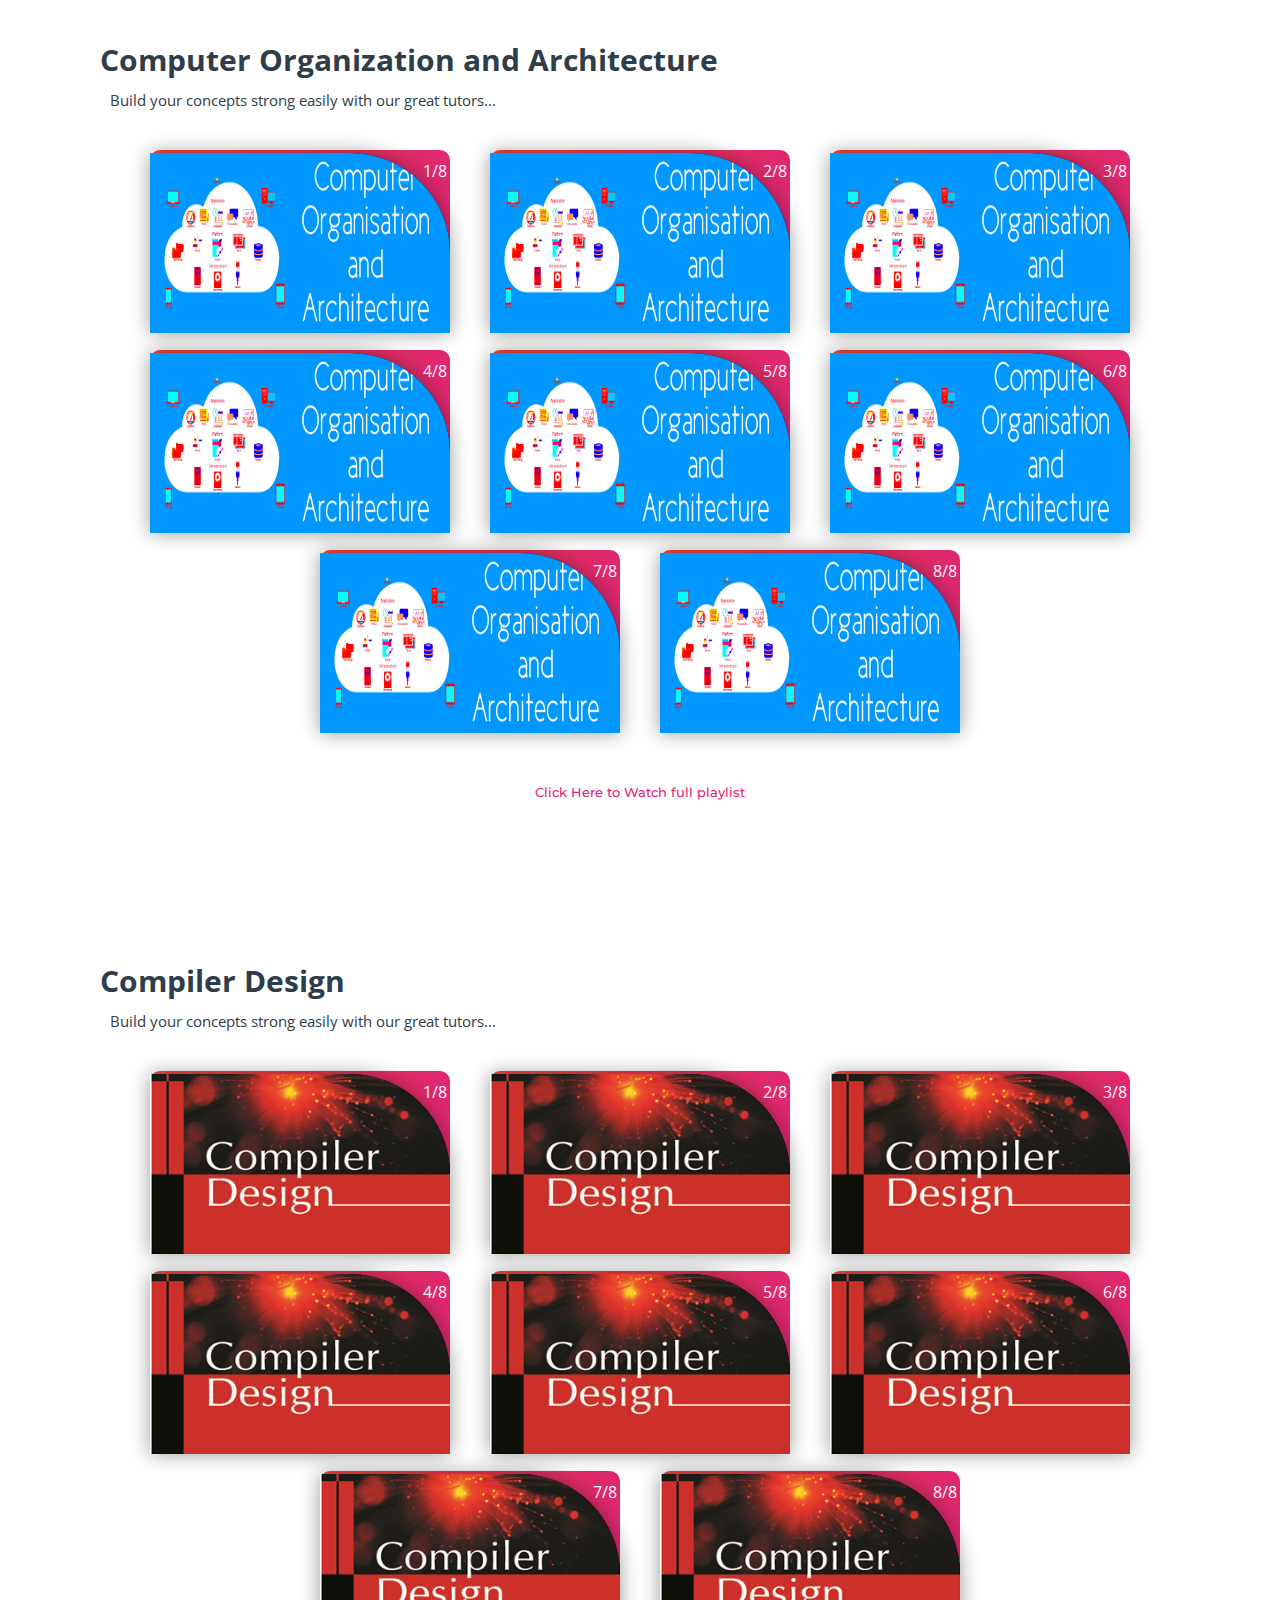
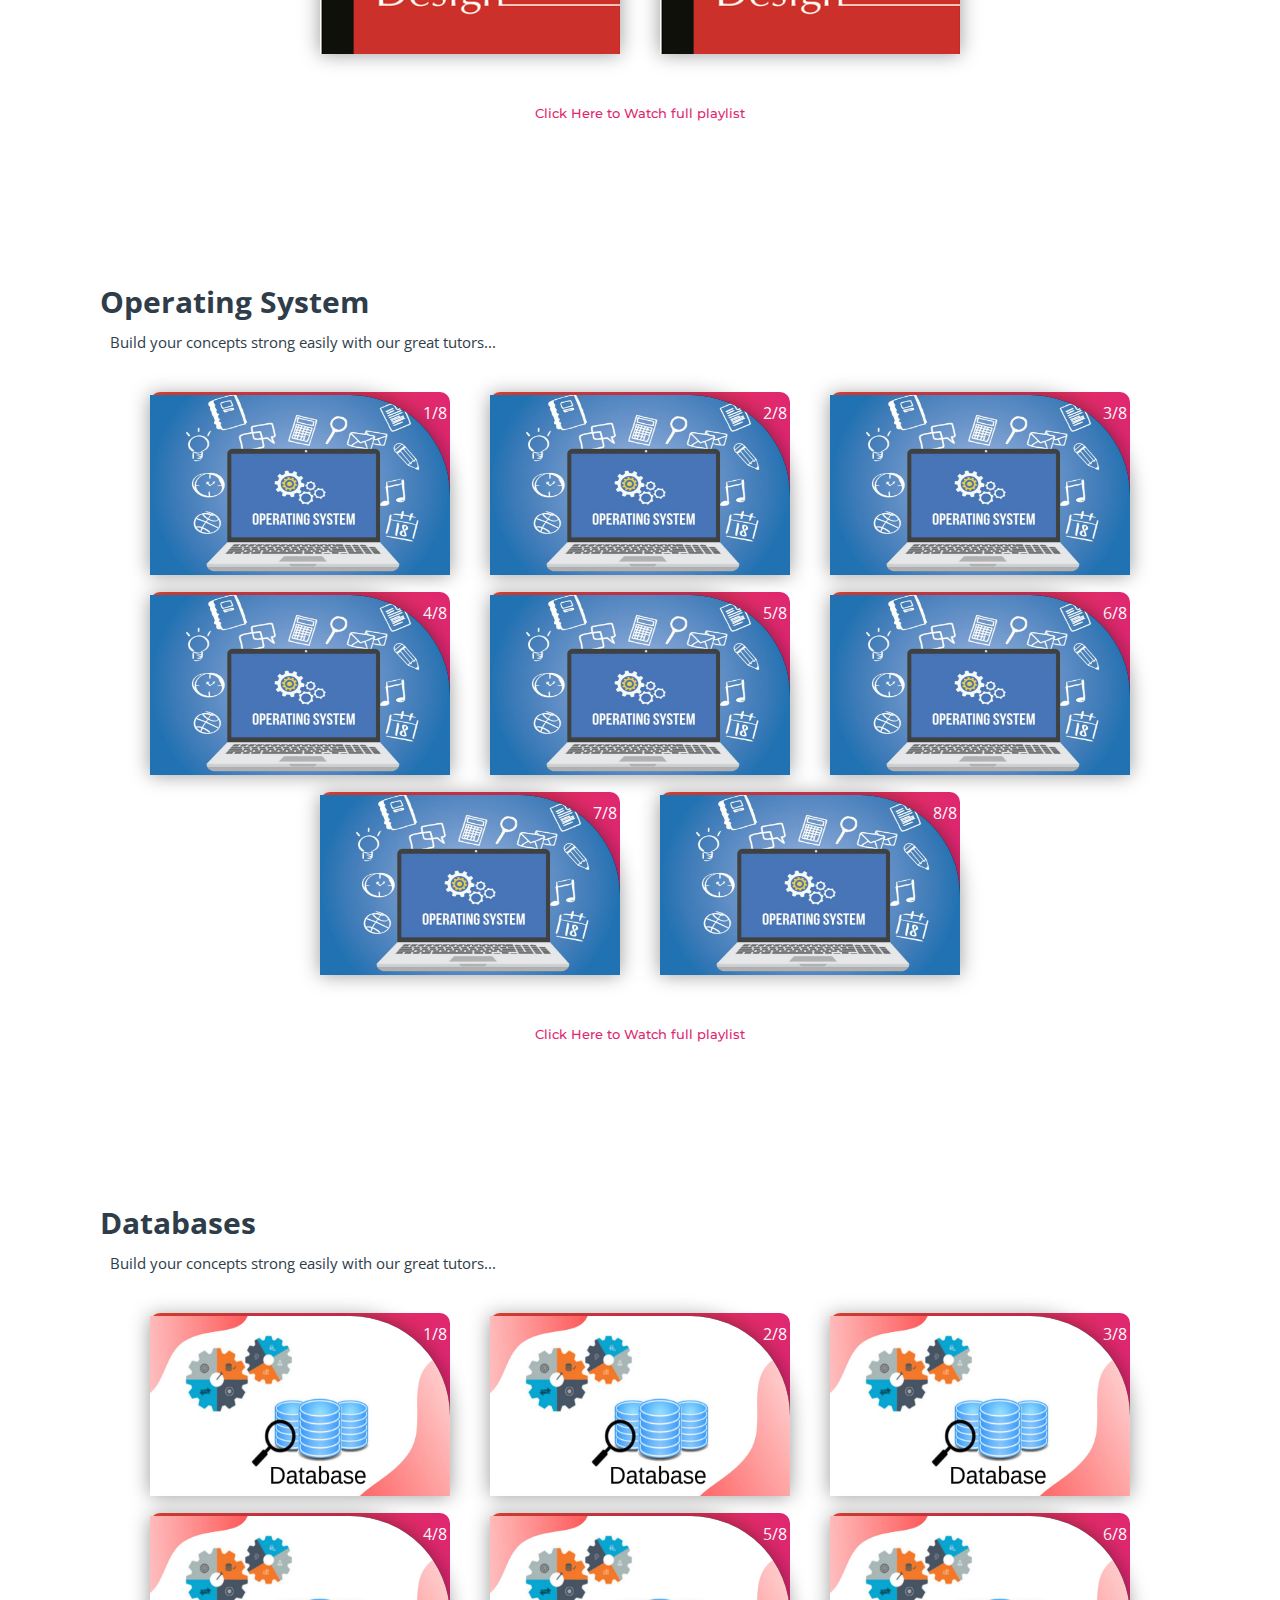
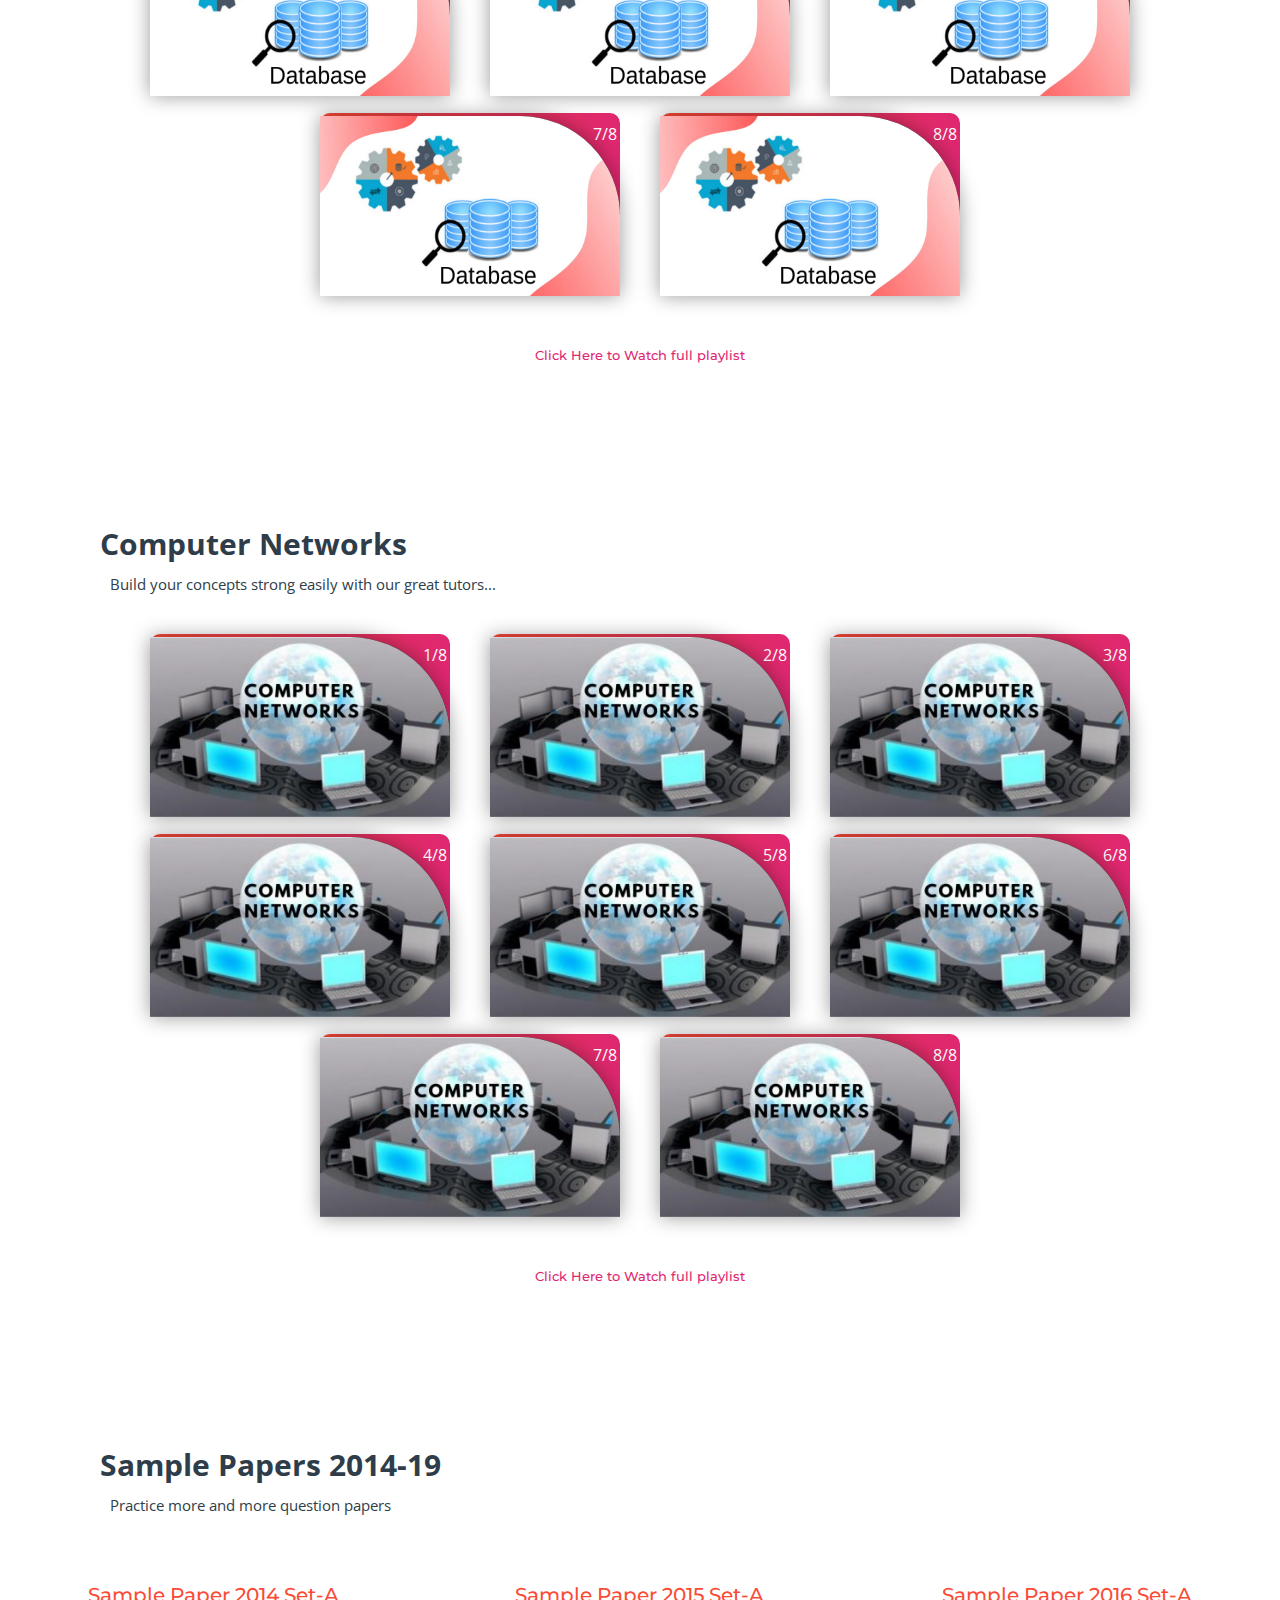
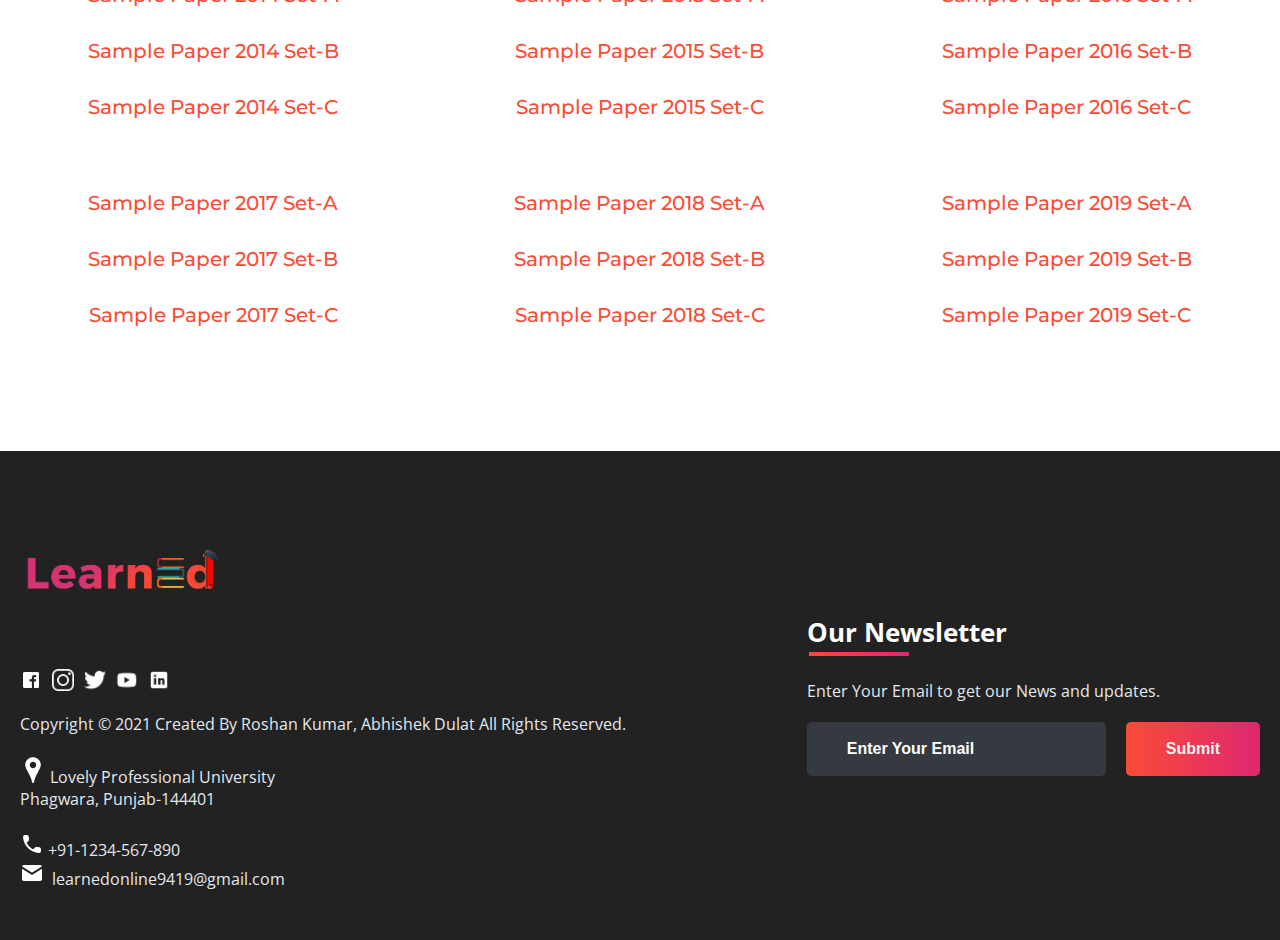
<file: subjects/gate.html>
<!DOCTYPE html>
<html>
<head>
	<link rel="shortcut icon" type="png" href="../images/icon/favicon.png">
	<title>Prepare for GATE on LearnEd</title>
	<link rel="stylesheet" type="text/css" href="subjects.css">
	<script type="text/javascript" src="../script.js"></script>
</head>
<body>

<!-- NAVIGATION -->
	<header>
		<div class="nav" id="nav">
			<div id="learned-logo">
			<a href="../index.html"><img src="../images/icon/logo.png" style="width: 120px;"></a></div>
			<div class="switch-tab" id="switch-tab" onclick="switchTAB()"><img src="../images/icon/menu.png"></div>
			<ul id="list-switch">
				<li><a href="jee.html"><img src="../images/courses/d1.png" class="icon">JEE</a></li>
				<li><a href="#"><img src="../images/courses/paper.png" class="icon">GATE</a></li>
				<li><a href="computer_courses.html"><img src="../images/courses/computer.png" class="icon">Computer Courses</a></li>
				<li><a href="computer_courses.html#data"><img src="../images/courses/data.png" class="icon">Data Structures</a></li>
				<li><a href="computer_courses.html#algo"><img src="../images/courses/algo.png" class="icon">Algorithm</a></li>
				<li><a href="computer_courses.html#projects"><img src="../images/courses/projects.png" class="icon">Projects</a></li>
			</ul>
			<div class="search" id="search-switch">
				<input type="text" placeholder="Search" class="srch"><button id="srchbtn"><img src="../images/icon/search.png"></button>
			</div>
		</div>
	</header>


<!-- Main Title of the Page -->
	<div class="title">
		<span>Prepare for GATE Exams on LearnEd</span>
		<div class="shortdesc">
			<p>Learn from LearnEd for better higher studies in<br> Indian Institutes of Technologies(IIT)</p>
		</div>
	</div>


<!-- Some KeyWords related to topic -->
	<div class="course">
		<div class="cbox">
		<div class="det"><a href="#digital">Digital Logic</a></div>
		<div class="det"><a href="https://en.wikipedia.org/wiki/Sequential_logic" target="_blank">Combinational & Sequential Circuits</a></div>
		<div class="det"><a href="https://en.wikipedia.org/wiki/ALU" target="_blank">Computer Arithmetic</a></div>
		<div class="det"><a href="https://en.wikipedia.org/wiki/Boolean_algebra" target="_blank">Boolean Algebra</a></div>
		<div class="det"><a href="computer_courses.html#algo">Algorithm</a></div>
		<div class="det"><a href="computer_courses.html#data">Data Structures</a></div>
		</div>
		<div class="cbox">
		<div class="det"><a href="#compiler">Compiler Design</a></div>
		<div class="det"><a href="#os">OS</a></div>
		<div class="det"><a href="#coaa">Computer Organization & Architecture</a></div>
		<div class="det"><a href="https://en.wikipedia.org/wiki/IPv4" target="_blank">IPv4 / IPv6</a></div>
		<div class="det"><a href="#cn">Computer Networks</a></div>
		<div class="det"><a href="#database">Databases</a></div>
		<div class="det"><a href="https://en.wikipedia.org/wiki/Theory_of_computation" target="_blank">Theory of Computation</a></div>
		</div>
		<div class="cbox">
		<div class="det"><a href="#math">Discrete Mathematics</a></div>
		<div class="det"><a href="#math">Calculus</a></div>
		<div class="det"><a href="#math">Linear Algebra</a></div>
		<div class="det"><a href="#math">Trigonometry</a></div>
		<div class="det"><a href="#math">Integration</a></div>
		<div class="det"><a href="#math">Matrices</a></div>
		<div class="det"><a href="#math">Probability</a></div>
		<div class="det"><a href="#math">Differentiation</a></div>
		</div>
	</div>


<!-- Courses Available -->
	<div class="inbt">
		Accelerate your career with GATE programs
	</div>

	<div class="ccard">
	<center>
		<div class="ccardbox">
			<div class="dcard">
				<div class="fpart"><img src="../images/courses/math.jpg"></div>
				<a href="#math"><div class="spart">2 Courses <img src="../images/icon/dropdown.png"></div></a>
			</div>
			<div class="dcard">
				<div class="fpart"><img src="../images/courses/digital.jpg"></div>
				<a href="#digital"><div class="spart">5 Courses <img src="../images/icon/dropdown.png"></div></a>
			</div>
			<div class="dcard">
				<div class="fpart"><img src="../images/courses/coaa.jpg"></div>
				<a href="#coaa"><div class="spart">3 Courses <img src="../images/icon/dropdown.png"></div></a>
			</div>
			<div class="dcard">
				<div class="fpart"><img src="../images/courses/database.jpg"></div>
				<a href="#database"><div class="spart">3 Courses <img src="../images/icon/dropdown.png"></div></a>
			</div>
			<div class="dcard">
				<div class="fpart"><img src="../images/courses/data-algo.jpg"></div>
				<a href="computer_courses.html#data"><div class="spart">6 Courses <img src="../images/icon/dropdown.png"></div></a>
			</div>
			<div class="dcard">
				<div class="fpart"><img src="../images/courses/compiler.jpg"></div>
				<a href="#compiler"><div class="spart">2 Courses <img src="../images/icon/dropdown.png"></div></a>
			</div>
			<div class="dcard">
				<div class="fpart"><img src="../images/courses/os.jpg"></div>
				<a href="#os"><div class="spart">1 Courses <img src="../images/icon/dropdown.png"></div></a>
			</div>
			<div class="dcard">
				<div class="fpart"><img src="../images/courses/cn.jpg"></div>
				<a href="#cn"><div class="spart">3 Courses <img src="../images/icon/dropdown.png"></div></a>
			</div>
		</div>
	</center>
	</div>


<!-- Videos on ENGINEERING MATHEMATICS Lectures -->

	<div class="title2" id="math">
		<span>Engineering Mathematics</span>
		<div class="shortdesc2">
			<p>Practice Mathematics on your tips...</p>
		</div>
	</div>
	
	<center>
		<div class="ccardbox2">
			<div class="dcard2"><span class="tag" >1/8</span>
				<div class="fpart2"><img src="../images/courses/math.jpg">
					<iframe src="https://www.youtube.com/embed/xxGyTHWrHZg" frameborder="0" allow="accelerometer; autoplay; encrypted-media; gyroscope; picture-in-picture" allowfullscreen></iframe>
				</div>
			</div>
			<div class="dcard2"><span class="tag" >2/8</span>
				<div class="fpart2"><img src="../images/courses/math.jpg">
					<iframe src="https://www.youtube.com/embed/xxGyTHWrHZg" frameborder="0" allow="accelerometer; autoplay; encrypted-media; gyroscope; picture-in-picture" allowfullscreen></iframe>
				</div>
			</div>
			<div class="dcard2"><span class="tag" >3/8</span>
				<div class="fpart2"><img src="../images/courses/math.jpg">
					<iframe src="https://www.youtube.com/embed/xxGyTHWrHZg" frameborder="0" allow="accelerometer; autoplay; encrypted-media; gyroscope; picture-in-picture" allowfullscreen></iframe>
				</div>
			</div>
			<div class="dcard2"><span class="tag" >4/8</span>
				<div class="fpart2"><img src="../images/courses/math.jpg">
					<iframe src="https://www.youtube.com/embed/xxGyTHWrHZg" frameborder="0" allow="accelerometer; autoplay; encrypted-media; gyroscope; picture-in-picture" allowfullscreen></iframe>
				</div>
			</div>
		
			<div class="dcard2"><span class="tag" >5/8</span>
				<div class="fpart2"><img src="../images/courses/math.jpg">
					<iframe src="https://www.youtube.com/embed/xxGyTHWrHZg" frameborder="0" allow="accelerometer; autoplay; encrypted-media; gyroscope; picture-in-picture" allowfullscreen></iframe>
				</div>
			</div>
			<div class="dcard2"><span class="tag" >6/8</span>
				<div class="fpart2"><img src="../images/courses/math.jpg">
					<iframe src="https://www.youtube.com/embed/xxGyTHWrHZg" frameborder="0" allow="accelerometer; autoplay; encrypted-media; gyroscope; picture-in-picture" allowfullscreen></iframe>
				</div>
			</div>
			<div class="dcard2"><span class="tag" >7/8</span>
				<div class="fpart2"><img src="../images/courses/math.jpg">
					<iframe src="https://www.youtube.com/embed/xxGyTHWrHZg" frameborder="0" allow="accelerometer; autoplay; encrypted-media; gyroscope; picture-in-picture" allowfullscreen></iframe>
				</div>
			</div>
			<div class="dcard2"><span class="tag" >8/8</span>
				<div class="fpart2"><img src="../images/courses/math.jpg">
					<iframe src="https://www.youtube.com/embed/xxGyTHWrHZg" frameborder="0" allow="accelerometer; autoplay; encrypted-media; gyroscope; picture-in-picture" allowfullscreen></iframe>
				</div>
			</div>
		</div>
	</center>
<br><br>
	<div class="click-me">
		<a href="https://www.youtube.com/watch?v=xxGyTHWrHZg" target="_blank">Click Here to Watch full playlist</a>
	</div>



<!-- Videos on DIGITAL LOGIC Lectures -->

	<div class="title2" id="digital">
		<span>Digital Logic</span>
		<div class="shortdesc2">
			<p>Learn deeply about Digital Logic Circuits...</p>
		</div>
	</div>
	<center>
		<div class="ccardbox2">
			<div class="dcard2"><span class="tag" >1/8</span>
				<div class="fpart2"><img src="../images/courses/digital.jpg">
					<iframe src="https://www.youtube.com/embed/-M7oIM8hKSU" frameborder="0" allow="accelerometer; autoplay; encrypted-media; gyroscope; picture-in-picture" allowfullscreen></iframe>
				</div>
			</div>
			<div class="dcard2"><span class="tag" >2/8</span>
				<div class="fpart2"><img src="../images/courses/digital.jpg">
					<iframe src="https://www.youtube.com/embed/-M7oIM8hKSU" frameborder="0" allow="accelerometer; autoplay; encrypted-media; gyroscope; picture-in-picture" allowfullscreen></iframe>
				</div>
			</div>
			<div class="dcard2"><span class="tag" >3/8</span>
				<div class="fpart2"><img src="../images/courses/digital.jpg">
					<iframe src="https://www.youtube.com/embed/-M7oIM8hKSU" frameborder="0" allow="accelerometer; autoplay; encrypted-media; gyroscope; picture-in-picture" allowfullscreen></iframe>
				</div>
			</div>
			<div class="dcard2"><span class="tag" >4/8</span>
				<div class="fpart2"><img src="../images/courses/digital.jpg">
					<iframe src="https://www.youtube.com/embed/-M7oIM8hKSU" frameborder="0" allow="accelerometer; autoplay; encrypted-media; gyroscope; picture-in-picture" allowfullscreen></iframe>
				</div>
			</div>
		
			<div class="dcard2"><span class="tag" >5/8</span>
				<div class="fpart2"><img src="../images/courses/digital.jpg">
					<iframe src="https://www.youtube.com/embed/-M7oIM8hKSU" frameborder="0" allow="accelerometer; autoplay; encrypted-media; gyroscope; picture-in-picture" allowfullscreen></iframe>
				</div>
			</div>
			<div class="dcard2"><span class="tag" >6/8</span>
				<div class="fpart2"><img src="../images/courses/digital.jpg">
					<iframe src="https://www.youtube.com/embed/-M7oIM8hKSU" frameborder="0" allow="accelerometer; autoplay; encrypted-media; gyroscope; picture-in-picture" allowfullscreen></iframe>
				</div>
			</div>
			<div class="dcard2"><span class="tag" >7/8</span>
				<div class="fpart2"><img src="../images/courses/digital.jpg">
					<iframe src="https://www.youtube.com/embed/-M7oIM8hKSU" frameborder="0" allow="accelerometer; autoplay; encrypted-media; gyroscope; picture-in-picture" allowfullscreen></iframe>
				</div>
			</div>
			<div class="dcard2"><span class="tag" >8/8</span>
				<div class="fpart2"><img src="../images/courses/digital.jpg">
					<iframe src="https://www.youtube.com/embed/-M7oIM8hKSU" frameborder="0" allow="accelerometer; autoplay; encrypted-media; gyroscope; picture-in-picture" allowfullscreen></iframe>
				</div>
			</div>
		</div>
	</center>
<br><br>
	<div class="click-me">
		<a href="https://youtu.be/-M7oIM8hKSU" target="_blank">Click Here to Watch full playlist</a>
	</div>



<!-- Videos on COMPUTER ORGANIZATION and ARCHITECTURE Lectures -->

	<div class="title2" id="coaa">
		<span>Computer Organization and Architecture</span>
		<div class="shortdesc2">
			<p>Build your concepts strong easily with our great tutors...</p>
		</div>
	</div>
	<center>
		<div class="ccardbox2">
			<div class="dcard2"><span class="tag" >1/8</span>
				<div class="fpart2"><img src="../images/courses/coaa.jpg">
					<iframe src="https://www.youtube.com/embed/q6oiRtKTpX4" frameborder="0" allow="accelerometer; autoplay; encrypted-media; gyroscope; picture-in-picture" allowfullscreen></iframe>
				</div>
			</div>
			<div class="dcard2"><span class="tag" >2/8</span>
				<div class="fpart2"><img src="../images/courses/coaa.jpg">
					<iframe src="https://www.youtube.com/embed/q6oiRtKTpX4" frameborder="0" allow="accelerometer; autoplay; encrypted-media; gyroscope; picture-in-picture" allowfullscreen></iframe>
				</div>
			</div>
			<div class="dcard2"><span class="tag" >3/8</span>
				<div class="fpart2"><img src="../images/courses/coaa.jpg">
					<iframe src="https://www.youtube.com/embed/q6oiRtKTpX4" frameborder="0" allow="accelerometer; autoplay; encrypted-media; gyroscope; picture-in-picture" allowfullscreen></iframe>
				</div>
			</div>
			<div class="dcard2"><span class="tag" >4/8</span>
				<div class="fpart2"><img src="../images/courses/coaa.jpg">
					<iframe src="https://www.youtube.com/embed/q6oiRtKTpX4" frameborder="0" allow="accelerometer; autoplay; encrypted-media; gyroscope; picture-in-picture" allowfullscreen></iframe>
				</div>
			</div>
		
			<div class="dcard2"><span class="tag" >5/8</span>
				<div class="fpart2"><img src="../images/courses/coaa.jpg">
					<iframe src="https://www.youtube.com/embed/q6oiRtKTpX4" frameborder="0" allow="accelerometer; autoplay; encrypted-media; gyroscope; picture-in-picture" allowfullscreen></iframe>
				</div>
			</div>
			<div class="dcard2"><span class="tag" >6/8</span>
				<div class="fpart2"><img src="../images/courses/coaa.jpg">
					<iframe src="https://www.youtube.com/embed/q6oiRtKTpX4" frameborder="0" allow="accelerometer; autoplay; encrypted-media; gyroscope; picture-in-picture" allowfullscreen></iframe>
				</div>
			</div>
			<div class="dcard2"><span class="tag" >7/8</span>
				<div class="fpart2"><img src="../images/courses/coaa.jpg">
					<iframe src="https://www.youtube.com/embed/q6oiRtKTpX4" frameborder="0" allow="accelerometer; autoplay; encrypted-media; gyroscope; picture-in-picture" allowfullscreen></iframe>
				</div>
			</div>
			<div class="dcard2"><span class="tag" >8/8</span>
				<div class="fpart2"><img src="../images/courses/coaa.jpg">
					<iframe src="https://www.youtube.com/embed/q6oiRtKTpX4" frameborder="0" allow="accelerometer; autoplay; encrypted-media; gyroscope; picture-in-picture" allowfullscreen></iframe>
				</div>
			</div>
		</div>
	</center>
<br><br>
	<div class="click-me">
		<a href="https://youtu.be/q6oiRtKTpX4" target="_blank">Click Here to Watch full playlist</a>
	</div>



<!-- Videos on COMPILER Lectures -->

	<div class="title2" id="compiler">
		<span>Compiler Design</span>
		<div class="shortdesc2">
			<p>Build your concepts strong easily with our great tutors...</p>
		</div>
	</div>
	<center>
		<div class="ccardbox2">
			<div class="dcard2"><span class="tag" >1/8</span>
				<div class="fpart2"><img src="../images/courses/compiler.jpg">
					<iframe src="https://www.youtube.com/embed/yNZIhF6pxjM" frameborder="0" allow="accelerometer; autoplay; encrypted-media; gyroscope; picture-in-picture" allowfullscreen></iframe>
				</div>
			</div>
			<div class="dcard2"><span class="tag" >2/8</span>
				<div class="fpart2"><img src="../images/courses/compiler.jpg">
					<iframe src="https://www.youtube.com/embed/yNZIhF6pxjM" frameborder="0" allow="accelerometer; autoplay; encrypted-media; gyroscope; picture-in-picture" allowfullscreen></iframe>
				</div>
			</div>
			<div class="dcard2"><span class="tag" >3/8</span>
				<div class="fpart2"><img src="../images/courses/compiler.jpg">
					<iframe src="https://www.youtube.com/embed/yNZIhF6pxjM" frameborder="0" allow="accelerometer; autoplay; encrypted-media; gyroscope; picture-in-picture" allowfullscreen></iframe>
				</div>
			</div>
			<div class="dcard2"><span class="tag" >4/8</span>
				<div class="fpart2"><img src="../images/courses/compiler.jpg">
					<iframe src="https://www.youtube.com/embed/yNZIhF6pxjM" frameborder="0" allow="accelerometer; autoplay; encrypted-media; gyroscope; picture-in-picture" allowfullscreen></iframe>
				</div>
			</div>
		
			<div class="dcard2"><span class="tag" >5/8</span>
				<div class="fpart2"><img src="../images/courses/compiler.jpg">
					<iframe src="https://www.youtube.com/embed/yNZIhF6pxjM" frameborder="0" allow="accelerometer; autoplay; encrypted-media; gyroscope; picture-in-picture" allowfullscreen></iframe>
				</div>
			</div>
			<div class="dcard2"><span class="tag" >6/8</span>
				<div class="fpart2"><img src="../images/courses/compiler.jpg">
					<iframe src="https://www.youtube.com/embed/yNZIhF6pxjM" frameborder="0" allow="accelerometer; autoplay; encrypted-media; gyroscope; picture-in-picture" allowfullscreen></iframe>
				</div>
			</div>
			<div class="dcard2"><span class="tag" >7/8</span>
				<div class="fpart2"><img src="../images/courses/compiler.jpg">
					<iframe src="https://www.youtube.com/embed/yNZIhF6pxjM" frameborder="0" allow="accelerometer; autoplay; encrypted-media; gyroscope; picture-in-picture" allowfullscreen></iframe>
				</div>
			</div>
			<div class="dcard2"><span class="tag" >8/8</span>
				<div class="fpart2"><img src="../images/courses/compiler.jpg">
					<iframe src="https://www.youtube.com/embed/yNZIhF6pxjM" frameborder="0" allow="accelerometer; autoplay; encrypted-media; gyroscope; picture-in-picture" allowfullscreen></iframe>
				</div>
			</div>
		</div>
	</center>
<br><br>
	<div class="click-me">
		<a href="https://youtu.be/yNZIhF6pxjM" target="_blank">Click Here to Watch full playlist</a>
	</div>



<!-- Videos on OPERATING SYSTEM Lectures -->


<div class="title2" id="os">
		<span>Operating System</span>
		<div class="shortdesc2">
			<p>Build your concepts strong easily with our great tutors...</p>
		</div>
	</div>
	<center>
		<div class="ccardbox2">
			<div class="dcard2"><span class="tag" >1/8</span>
				<div class="fpart2"><img src="../images/courses/os.jpg">
					<iframe src="https://www.youtube.com/embed/vBURTt97EkA" frameborder="0" allow="accelerometer; autoplay; encrypted-media; gyroscope; picture-in-picture" allowfullscreen></iframe>
				</div>
			</div>
			<div class="dcard2"><span class="tag" >2/8</span>
				<div class="fpart2"><img src="../images/courses/os.jpg">
					<iframe src="https://www.youtube.com/embed/vBURTt97EkA" frameborder="0" allow="accelerometer; autoplay; encrypted-media; gyroscope; picture-in-picture" allowfullscreen></iframe>
				</div>
			</div>
			<div class="dcard2"><span class="tag" >3/8</span>
				<div class="fpart2"><img src="../images/courses/os.jpg">
					<iframe src="https://www.youtube.com/embed/vBURTt97EkA" frameborder="0" allow="accelerometer; autoplay; encrypted-media; gyroscope; picture-in-picture" allowfullscreen></iframe>
				</div>
			</div>
			<div class="dcard2"><span class="tag" >4/8</span>
				<div class="fpart2"><img src="../images/courses/os.jpg">
					<iframe src="https://www.youtube.com/embed/vBURTt97EkA" frameborder="0" allow="accelerometer; autoplay; encrypted-media; gyroscope; picture-in-picture" allowfullscreen></iframe>
				</div>
			</div>
		
			<div class="dcard2"><span class="tag" >5/8</span>
				<div class="fpart2"><img src="../images/courses/os.jpg">
					<iframe src="https://www.youtube.com/embed/vBURTt97EkA" frameborder="0" allow="accelerometer; autoplay; encrypted-media; gyroscope; picture-in-picture" allowfullscreen></iframe>
				</div>
			</div>
			<div class="dcard2"><span class="tag" >6/8</span>
				<div class="fpart2"><img src="../images/courses/os.jpg">
					<iframe src="https://www.youtube.com/embed/vBURTt97EkA" frameborder="0" allow="accelerometer; autoplay; encrypted-media; gyroscope; picture-in-picture" allowfullscreen></iframe>
				</div>
			</div>
			<div class="dcard2"><span class="tag" >7/8</span>
				<div class="fpart2"><img src="../images/courses/os.jpg">
					<iframe src="https://www.youtube.com/embed/vBURTt97EkA" frameborder="0" allow="accelerometer; autoplay; encrypted-media; gyroscope; picture-in-picture" allowfullscreen></iframe>
				</div>
			</div>
			<div class="dcard2"><span class="tag" >8/8</span>
				<div class="fpart2"><img src="../images/courses/os.jpg">
					<iframe src="https://www.youtube.com/embed/vBURTt97EkA" frameborder="0" allow="accelerometer; autoplay; encrypted-media; gyroscope; picture-in-picture" allowfullscreen></iframe>
				</div>
			</div>
		</div>
	</center>

<br><br>
	<div class="click-me">
		<a href="https://youtu.be/vBURTt97EkA" target="_blank">Click Here to Watch full playlist</a>
	</div>


<!-- Videos on DATABASE Lectures -->

<div class="title2" id="database">
		<span>Databases</span>
		<div class="shortdesc2">
			<p>Build your concepts strong easily with our great tutors...</p>
		</div>
	</div>
	<center>
		<div class="ccardbox2">
			<div class="dcard2"><span class="tag" >1/8</span>
				<div class="fpart2"><img src="../images/courses/database.jpg">
					<iframe src="https://www.youtube.com/embed/wR0jg0eQsZA" frameborder="0" allow="accelerometer; autoplay; encrypted-media; gyroscope; picture-in-picture" allowfullscreen></iframe>
				</div>
			</div>
			<div class="dcard2"><span class="tag" >2/8</span>
				<div class="fpart2"><img src="../images/courses/database.jpg">
					<iframe src="https://www.youtube.com/embed/wR0jg0eQsZA" frameborder="0" allow="accelerometer; autoplay; encrypted-media; gyroscope; picture-in-picture" allowfullscreen></iframe>
				</div>
			</div>
			<div class="dcard2"><span class="tag" >3/8</span>
				<div class="fpart2"><img src="../images/courses/database.jpg">
					<iframe src="https://www.youtube.com/embed/wR0jg0eQsZA" frameborder="0" allow="accelerometer; autoplay; encrypted-media; gyroscope; picture-in-picture" allowfullscreen></iframe>
				</div>
			</div>
			<div class="dcard2"><span class="tag" >4/8</span>
				<div class="fpart2"><img src="../images/courses/database.jpg">
					<iframe src="https://www.youtube.com/embed/wR0jg0eQsZA" frameborder="0" allow="accelerometer; autoplay; encrypted-media; gyroscope; picture-in-picture" allowfullscreen></iframe>
				</div>
			</div>
		
			<div class="dcard2"><span class="tag" >5/8</span>
				<div class="fpart2"><img src="../images/courses/database.jpg">
					<iframe src="https://www.youtube.com/embed/wR0jg0eQsZA" frameborder="0" allow="accelerometer; autoplay; encrypted-media; gyroscope; picture-in-picture" allowfullscreen></iframe>
				</div>
			</div>
			<div class="dcard2"><span class="tag" >6/8</span>
				<div class="fpart2"><img src="../images/courses/database.jpg">
					<iframe src="https://www.youtube.com/embed/wR0jg0eQsZA" frameborder="0" allow="accelerometer; autoplay; encrypted-media; gyroscope; picture-in-picture" allowfullscreen></iframe>
				</div>
			</div>
			<div class="dcard2"><span class="tag" >7/8</span>
				<div class="fpart2"><img src="../images/courses/database.jpg">
					<iframe src="https://www.youtube.com/embed/wR0jg0eQsZA" frameborder="0" allow="accelerometer; autoplay; encrypted-media; gyroscope; picture-in-picture" allowfullscreen></iframe>
				</div>
			</div>
			<div class="dcard2"><span class="tag" >8/8</span>
				<div class="fpart2"><img src="../images/courses/database.jpg">
					<iframe src="https://www.youtube.com/embed/wR0jg0eQsZA" frameborder="0" allow="accelerometer; autoplay; encrypted-media; gyroscope; picture-in-picture" allowfullscreen></iframe>
				</div>
			</div>
		</div>
	</center>
<br><br>
	<div class="click-me">
		<a href="https://youtu.be/wR0jg0eQsZA" target="_blank">Click Here to Watch full playlist</a>
	</div>



<!-- Videos on COMPUTER NETWORKS Lectures -->

<div class="title2" id="cn">
		<span>Computer Networks</span>
		<div class="shortdesc2">
			<p>Build your concepts strong easily with our great tutors...</p>
		</div>
	</div>
	<center>
		<div class="ccardbox2">
			<div class="dcard2"><span class="tag" >1/8</span>
				<div class="fpart2"><img src="../images/courses/cn.jpg">
					<iframe src="https://www.youtube.com/embed/qiQR5rTSshw" frameborder="0" allow="accelerometer; autoplay; encrypted-media; gyroscope; picture-in-picture" allowfullscreen></iframe>
				</div>
			</div>
			<div class="dcard2"><span class="tag" >2/8</span>
				<div class="fpart2"><img src="../images/courses/cn.jpg">
					<iframe src="https://www.youtube.com/embed/qiQR5rTSshw" frameborder="0" allow="accelerometer; autoplay; encrypted-media; gyroscope; picture-in-picture" allowfullscreen></iframe>
				</div>
			</div>
			<div class="dcard2"><span class="tag" >3/8</span>
				<div class="fpart2"><img src="../images/courses/cn.jpg">
					<iframe src="https://www.youtube.com/embed/qiQR5rTSshw" frameborder="0" allow="accelerometer; autoplay; encrypted-media; gyroscope; picture-in-picture" allowfullscreen></iframe>
				</div>
			</div>
			<div class="dcard2"><span class="tag" >4/8</span>
				<div class="fpart2"><img src="../images/courses/cn.jpg">
					<iframe src="https://www.youtube.com/embed/qiQR5rTSshw" frameborder="0" allow="accelerometer; autoplay; encrypted-media; gyroscope; picture-in-picture" allowfullscreen></iframe>
				</div>
			</div>
		
			<div class="dcard2"><span class="tag" >5/8</span>
				<div class="fpart2"><img src="../images/courses/cn.jpg">
					<iframe src="https://www.youtube.com/embed/qiQR5rTSshw" frameborder="0" allow="accelerometer; autoplay; encrypted-media; gyroscope; picture-in-picture" allowfullscreen></iframe>
				</div>
			</div>
			<div class="dcard2"><span class="tag" >6/8</span>
				<div class="fpart2"><img src="../images/courses/cn.jpg">
					<iframe src="https://www.youtube.com/embed/qiQR5rTSshw" frameborder="0" allow="accelerometer; autoplay; encrypted-media; gyroscope; picture-in-picture" allowfullscreen></iframe>
				</div>
			</div>
			<div class="dcard2"><span class="tag" >7/8</span>
				<div class="fpart2"><img src="../images/courses/cn.jpg">
					<iframe src="https://www.youtube.com/embed/qiQR5rTSshw" frameborder="0" allow="accelerometer; autoplay; encrypted-media; gyroscope; picture-in-picture" allowfullscreen></iframe>
				</div>
			</div>
			<div class="dcard2"><span class="tag" >8/8</span>
				<div class="fpart2"><img src="../images/courses/cn.jpg">
					<iframe src="https://www.youtube.com/embed/qiQR5rTSshw" frameborder="0" allow="accelerometer; autoplay; encrypted-media; gyroscope; picture-in-picture" allowfullscreen></iframe>
				</div>
			</div>
		</div>
	</center>

<br><br>
	<div class="click-me">
		<a href="https://youtu.be/qiQR5rTSshw" target="_blank">Click Here to Watch full playlist</a>
	</div>

	

<!-- Links for SAMPLE PAPERS of JEE MAINS & ADVANCED -->

	<div class="title2" id="sample_papers">
		<span>Sample Papers 2014-19</span>
		<div class="shortdesc2">
			<p>Practice more and more question papers</p>
		</div>
	</div>

	<div class="sample">
		<ul>
			<li><a href="../samplePapers/p1.pdf" target="_blank">Sample Paper 2014 Set-A</a></li>
			<li><a href="../samplePapers/p1.pdf" target="_blank">Sample Paper 2014 Set-B</a></li>
			<li><a href="../samplePapers/p1.pdf" target="_blank">Sample Paper 2014 Set-C</a></li>
		</ul>
		<ul>
			<li><a href="../samplePapers/p1.pdf" target="_blank">Sample Paper 2015 Set-A</a></li>
			<li><a href="../samplePapers/p1.pdf" target="_blank">Sample Paper 2015 Set-B</a></li>
			<li><a href="../samplePapers/p1.pdf" target="_blank">Sample Paper 2015 Set-C</a></li>
		</ul>
		<ul>
			<li><a href="../samplePapers/p1.pdf" target="_blank">Sample Paper 2016 Set-A</a></li>
			<li><a href="../samplePapers/p1.pdf" target="_blank">Sample Paper 2016 Set-B</a></li>
			<li><a href="../samplePapers/p1.pdf" target="_blank">Sample Paper 2016 Set-C</a></li>
		</ul>
	</div>
	<div class="sample lastSample">
		<ul>
			<li><a href="../samplePapers/p1.pdf" target="_blank">Sample Paper 2017 Set-A</a></li>
			<li><a href="../samplePapers/p1.pdf" target="_blank">Sample Paper 2017 Set-B</a></li>
			<li><a href="../samplePapers/p1.pdf" target="_blank">Sample Paper 2017 Set-C</a></li>
		</ul>
		<ul>
			<li><a href="../samplePapers/p1.pdf" target="_blank">Sample Paper 2018 Set-A</a></li>
			<li><a href="../samplePapers/p1.pdf" target="_blank">Sample Paper 2018 Set-B</a></li>
			<li><a href="../samplePapers/p1.pdf" target="_blank">Sample Paper 2018 Set-C</a></li>
		</ul>
		<ul>
			<li><a href="../samplePapers/p1.pdf" target="_blank">Sample Paper 2019 Set-A</a></li>
			<li><a href="../samplePapers/p1.pdf" target="_blank">Sample Paper 2019 Set-B</a></li>
			<li><a href="../samplePapers/p1.pdf" target="_blank">Sample Paper 2019 Set-C</a></li>
		</ul>
	</div>


<!-- FOOTER -->
<footer>
	<div class="footer-container">
		<div class="left-col">
			<img src="../images/icon/logo - Copy.png" style="width: 200px;">
			<div class="logo"></div>
			<div class="social-media">
				<a href="#"><img src="../images/icon\fb.png"></a>
				<a href="#"><img src="../images/icon\insta.png"></a>
				<a href="#"><img src="../images/icon\tt.png"></a>
				<a href="#"><img src="../images/icon\ytube.png"></a>
				<a href="#"><img src="../images/icon\linkedin.png"></a>
			</div><br><br>
			<p class="rights-text">Copyright © 2021 Created By Roshan Kumar, Abhishek Dulat All Rights Reserved.</p>
			<br><p><img src="../images/icon/location.png"> Lovely Professional University<br>Phagwara, Punjab-144401</p><br>
			<p><img src="../images/icon/phone.png"> +91-1234-567-890<br><img src="../images/icon/mail.png">&nbsp; learnedonline9419@gmail.com</p>
		</div>
		<div class="right-col">
			<h1 style="color: #fff">Our Newsletter</h1>
			<div class="border"></div><br>
			<p>Enter Your Email to get our News and updates.</p>
			<form class="newsletter-form">
				<input class="txtb" type="email" placeholder="Enter Your Email">
				<input class="btn" type="submit" value="Submit">
			</form>
		</div>
	</div>
</footer>

</body>
</html>
</file>
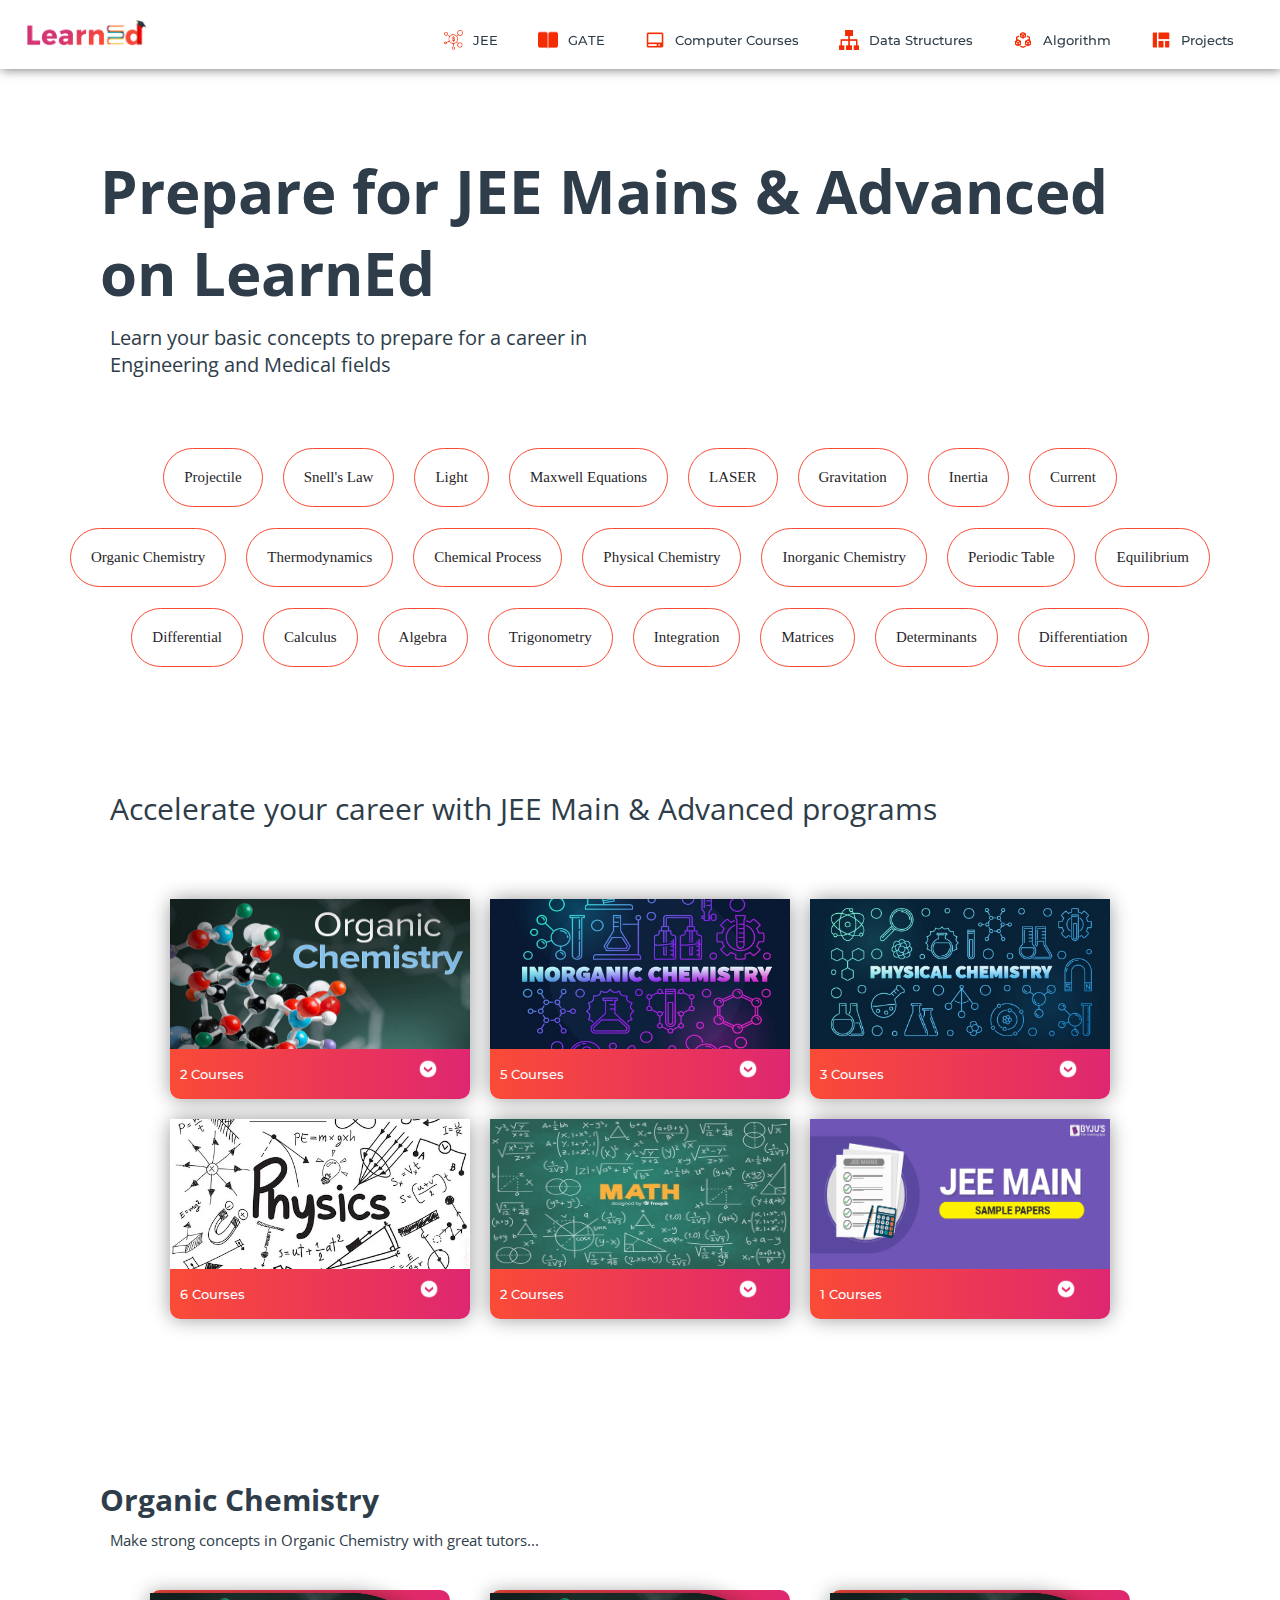
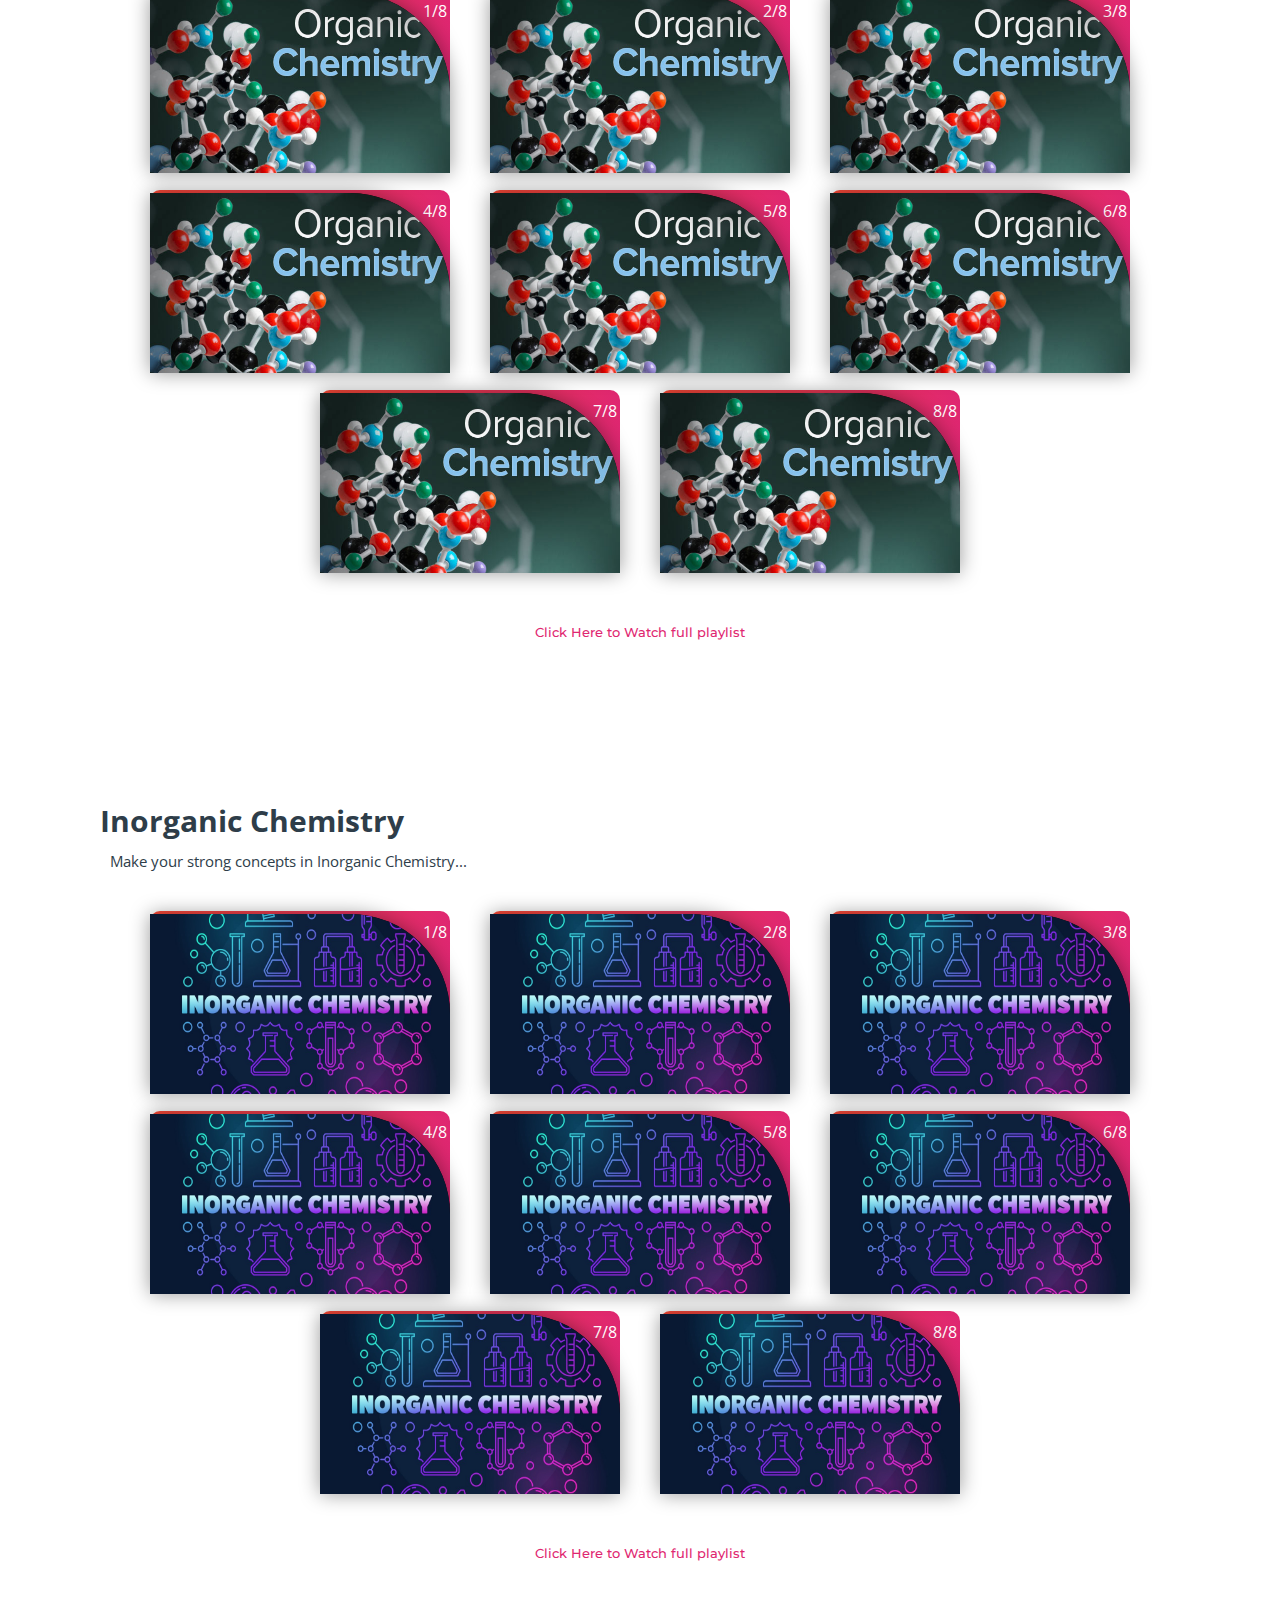
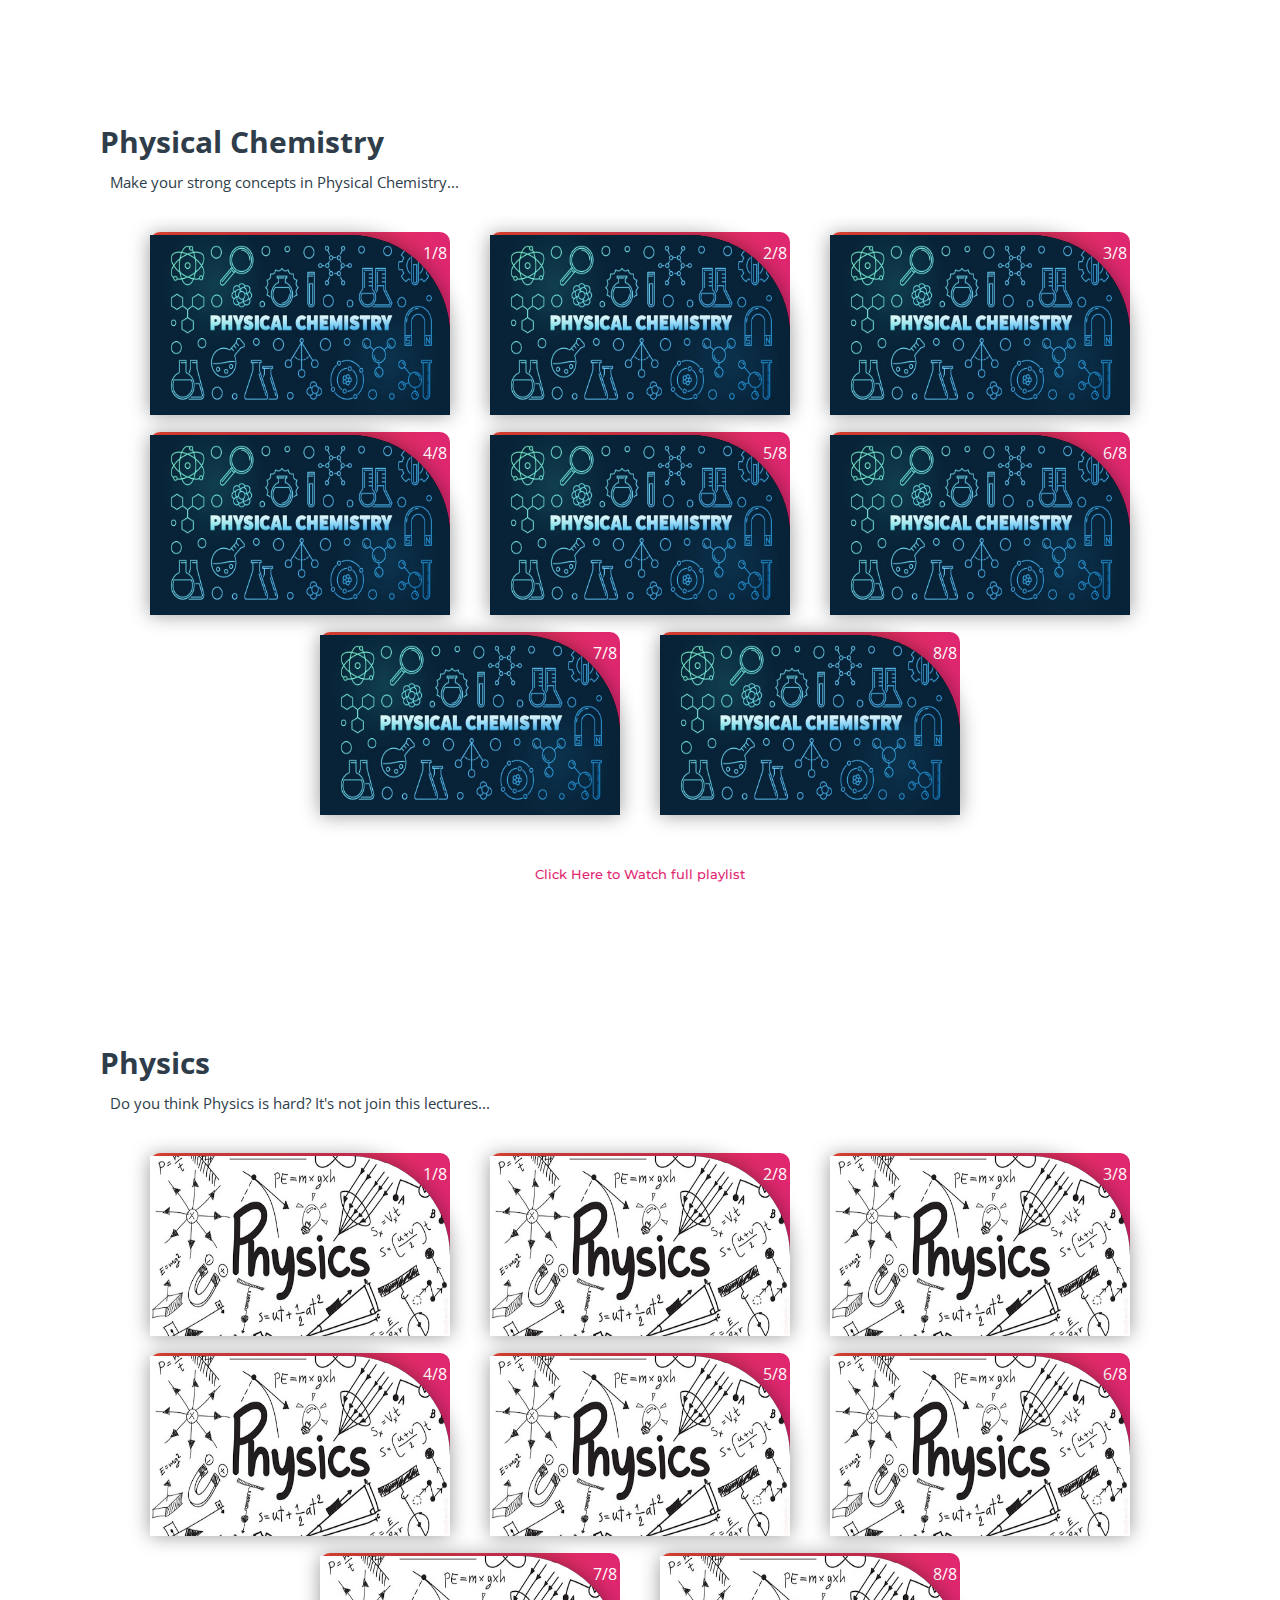
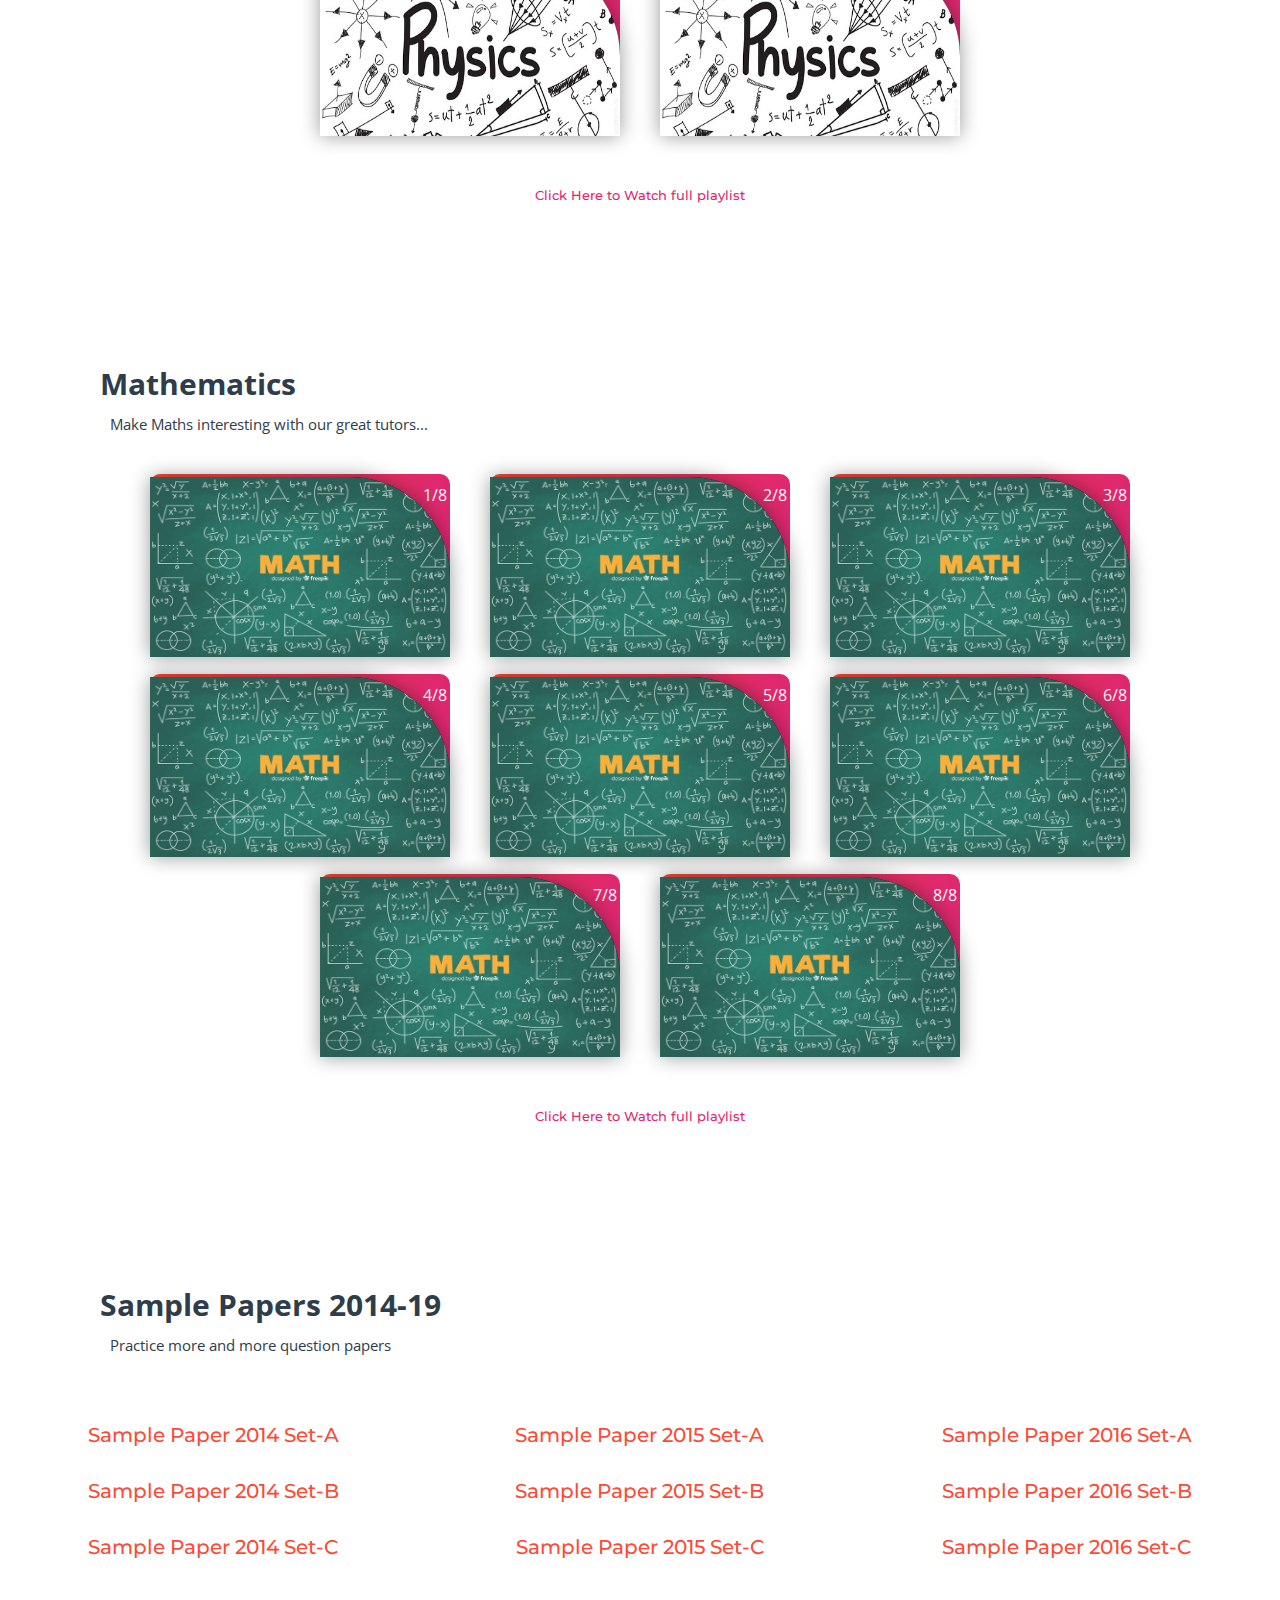
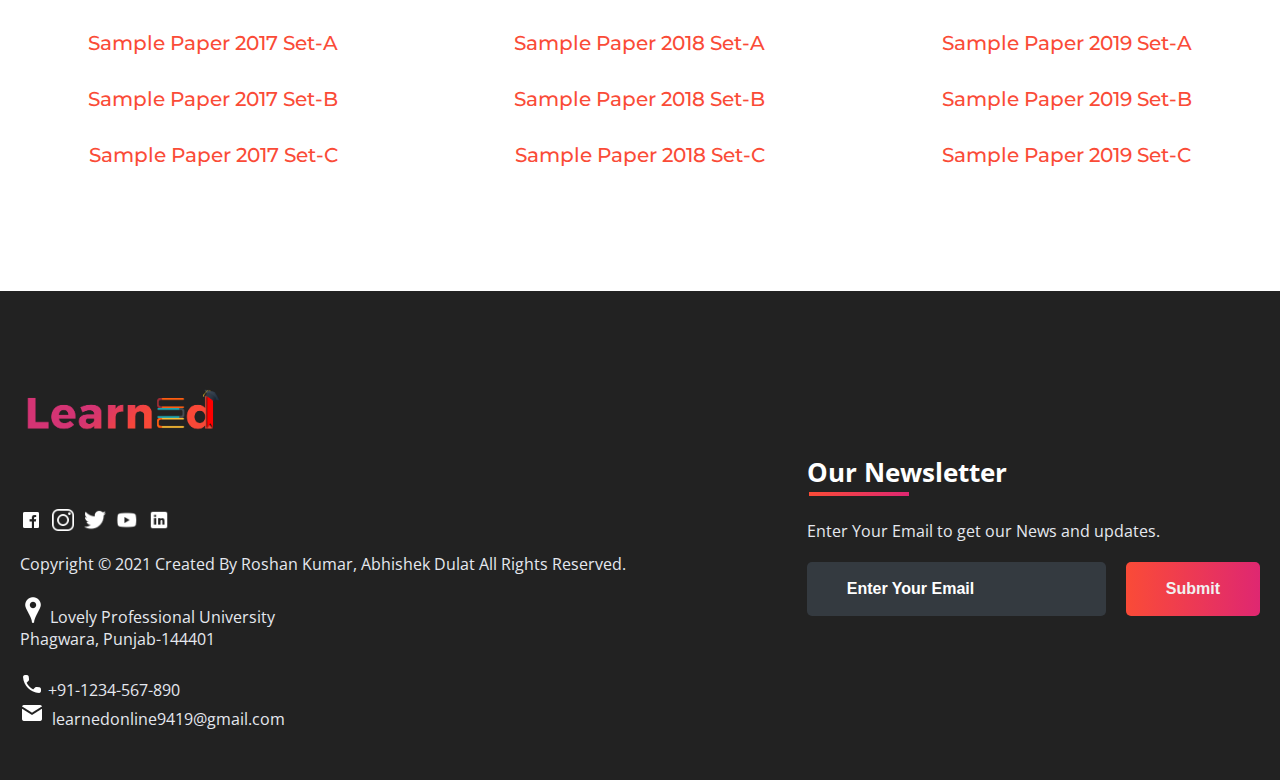
<file: subjects/jee.html>
<!DOCTYPE html>
<html>
<head>
	<link rel="shortcut icon" type="png" href="../images/icon/favicon.png">
	<title>Prepare for JEE Mains & Advanced</title>
	<link rel="stylesheet" type="text/css" href="subjects.css">
	<script type="text/javascript" src="../script.js"></script>
</head>
<body>

	<!-- NAVIGATION -->
	<header>
		<div class="nav" id="nav">
			<div id="learned-logo">
			<a href="../index.html"><img src="../images/icon/logo.png" style="width: 120px;"></a></div>
			<div class="switch-tab" id="switch-tab" onclick="switchTAB()"><img src="../images/icon/menu.png"></div>
			<ul id="list-switch">
				<li><a href="#"><img src="../images/courses/d1.png" class="icon">JEE</a></li>
				<li><a href="gate.html"><img src="../images/courses/paper.png" class="icon">GATE</a></li>
				<li><a href="computer_courses.html"><img src="../images/courses/computer.png" class="icon">Computer Courses</a></li>
				<li><a href="computer_courses.html#data"><img src="../images/courses/data.png" class="icon">Data Structures</a></li>
				<li><a href="computer_courses.html#algo"><img src="../images/courses/algo.png" class="icon">Algorithm</a></li>
				<li><a href="computer_courses.html#projects"><img src="../images/courses/projects.png" class="icon">Projects</a></li>
			</ul>
			<div class="search" id="search-switch">
				<input type="text" placeholder="Search" class="srch"><button id="srchbtn"><img src="../images/icon/search.png"></button>
			</div>
		</div>
	</header>

	<div class="title">
		<span>Prepare for JEE Mains & Advanced<br>on LearnEd</span>
		<div class="shortdesc">
			<p>Learn your basic concepts to prepare for a career in<br>Engineering and Medical fields</p>
		</div>
	</div>

<!-- Quick Links -->
	<div class="course">
		<div class="cbox">
		<div class="det"><a href="https://en.wikipedia.org/wiki/Projectile" target="_blank">Projectile</a></div>
		<div class="det"><a href="https://en.wikipedia.org/wiki/Snell%27s_law" target="_blank">Snell's Law</a></div>
		<div class="det"><a href="https://en.wikipedia.org/wiki/Light" target="_blank">Light</a></div>
		<div class="det"><a href="https://en.wikipedia.org/wiki/Maxwell%27s_equations" target="_blank">Maxwell Equations</a></div>
		<div class="det"><a href="https://en.wikipedia.org/wiki/Laser" target="_blank">LASER</a></div>
		<div class="det"><a href="https://en.wikipedia.org/wiki/Gravity" target="_blank">Gravitation</a></div>
		<div class="det"><a href="https://en.wikipedia.org/wiki/Inertia" target="_blank">Inertia</a></div>
		<div class="det"><a href="https://en.wikipedia.org/wiki/Current" target="_blank">Current</a></div>
		</div>
		<div class="cbox">
		<div class="det"><a href="#organic">Organic Chemistry</a></div>
		<div class="det"><a href="https://en.wikipedia.org/wiki/Thermodynamics" target="_blank">Thermodynamics</a></div>
		<div class="det"><a href="https://en.wikipedia.org/wiki/Chemical_process" target="_blank">Chemical Process</a></div>
		<div class="det"><a href="#physical">Physical Chemistry</a></div>
		<div class="det"><a href="#inorganic">Inorganic Chemistry</a></div>
		<div class="det"><a href="https://en.wikipedia.org/wiki/Periodic_table" target="_blank">Periodic Table</a></div>
		<div class="det"><a href="https://en.wikipedia.org/wiki/Equilibrium" target="_blank">Equilibrium</a></div>
		</div>
		<div class="cbox">
		<div class="det"><a href="#math">Differential</a></div>
		<div class="det"><a href="#math">Calculus</a></div>
		<div class="det"><a href="#math">Algebra</a></div>
		<div class="det"><a href="#math">Trigonometry</a></div>
		<div class="det"><a href="#math">Integration</a></div>
		<div class="det"><a href="#math">Matrices</a></div>
		<div class="det"><a href="#math">Determinants</a></div>
		<div class="det"><a href="#math">Differentiation</a></div>
		</div>
	</div>

	<div class="inbt">
		Accelerate your career with JEE Main & Advanced programs
	</div>

<!-- COURSES AVAILABLE -->
	<div class="ccard">
	<center>
		<div class="ccardbox">
			<div class="dcard">
				<div class="fpart"><img src="../images/courses/organic.jpg"></div>
				<a href="#organic"><div class="spart">2 Courses <img src="../images/icon/dropdown.png"></div></a>
			</div>
			<div class="dcard">
				<div class="fpart"><img src="../images/courses/inorganic.jpg"></div>
				<a href="#inorganic"><div class="spart">5 Courses <img src="../images/icon/dropdown.png"></div></a>
			</div>
			<div class="dcard">
				<div class="fpart"><img src="../images/courses/physical.jpg"></div>
				<a href="#physical"><div class="spart">3 Courses <img src="../images/icon/dropdown.png"></div></a>
			</div>
		</div>
		<div class="ccardbox">
			<div class="dcard">
				<div class="fpart"><img src="../images/courses/physics.jpg"></div>
				<a href="#physics"><div class="spart">6 Courses <img src="../images/icon/dropdown.png"></div></a>
			</div>
			<div class="dcard">
				<div class="fpart"><img src="../images/courses/math.jpg"></div>
				<a href="#math"><div class="spart">2 Courses <img src="../images/icon/dropdown.png"></div></a>
			</div>
			<div class="dcard">
				<div class="fpart"><img src="../images/courses/paper-download.png"></div>
				<a href="#sample_papers"><div class="spart">1 Courses <img src="../images/icon/dropdown.png"></div></a>
			</div>
		</div>
	</center>
	</div>

<!-- VIDEOS SECTION -->
	<div class="title2" id="organic">
		<span>Organic Chemistry</span>
		<div class="shortdesc2">
			<p>Make strong concepts in Organic Chemistry with great tutors...</p>
		</div>
	</div>
	
	<center>
		<div class="ccardbox2">
			<div class="dcard2"><span class="tag" >1/8</span>
				<div class="fpart2"><img src="../images/courses/organic.jpg">
					<iframe src="https://www.youtube.com/embed/bSMx0NS0XfY" frameborder="0" allow="accelerometer; autoplay; encrypted-media; gyroscope; picture-in-picture" allowfullscreen></iframe>
				</div>
			</div>
			<div class="dcard2"><span class="tag" >2/8</span>
				<div class="fpart2"><img src="../images/courses/organic.jpg">
					<iframe src="https://www.youtube.com/embed/bSMx0NS0XfY" frameborder="0" allow="accelerometer; autoplay; encrypted-media; gyroscope; picture-in-picture" allowfullscreen></iframe>
				</div>
			</div>
			<div class="dcard2"><span class="tag" >3/8</span>
				<div class="fpart2"><img src="../images/courses/organic.jpg">
					<iframe src="https://www.youtube.com/embed/bSMx0NS0XfY" frameborder="0" allow="accelerometer; autoplay; encrypted-media; gyroscope; picture-in-picture" allowfullscreen></iframe>
				</div>
			</div>
			<div class="dcard2"><span class="tag" >4/8</span>
				<div class="fpart2"><img src="../images/courses/organic.jpg">
					<iframe src="https://www.youtube.com/embed/bSMx0NS0XfY" frameborder="0" allow="accelerometer; autoplay; encrypted-media; gyroscope; picture-in-picture" allowfullscreen></iframe>
				</div>
			</div>
		
			<div class="dcard2"><span class="tag" >5/8</span>
				<div class="fpart2"><img src="../images/courses/organic.jpg">
					<iframe src="https://www.youtube.com/embed/bSMx0NS0XfY" frameborder="0" allow="accelerometer; autoplay; encrypted-media; gyroscope; picture-in-picture" allowfullscreen></iframe>
				</div>
			</div>
			<div class="dcard2"><span class="tag" >6/8</span>
				<div class="fpart2"><img src="../images/courses/organic.jpg">
					<iframe src="https://www.youtube.com/embed/bSMx0NS0XfY" frameborder="0" allow="accelerometer; autoplay; encrypted-media; gyroscope; picture-in-picture" allowfullscreen></iframe>
				</div>
			</div>
			<div class="dcard2"><span class="tag" >7/8</span>
				<div class="fpart2"><img src="../images/courses/organic.jpg">
					<iframe src="https://www.youtube.com/embed/bSMx0NS0XfY" frameborder="0" allow="accelerometer; autoplay; encrypted-media; gyroscope; picture-in-picture" allowfullscreen></iframe>
				</div>
			</div>
			<div class="dcard2"><span class="tag" >8/8</span>
				<div class="fpart2"><img src="../images/courses/organic.jpg">
					<iframe src="https://www.youtube.com/embed/bSMx0NS0XfY" frameborder="0" allow="accelerometer; autoplay; encrypted-media; gyroscope; picture-in-picture" allowfullscreen></iframe>
				</div>
			</div>
		</div>
	</center>

<br><br>
	<div class="click-me">
		<a href="https://www.youtube.com/watch?v=bSMx0NS0XfY&list=PL8dPuuaLjXtONguuhLdVmq0HTKS0jksS4" target="_blank">Click Here to Watch full playlist</a>
	</div>

<!-- VIDEOS SECTION -->

	<div class="title2" id="inorganic">
		<span>Inorganic Chemistry</span>
		<div class="shortdesc2">
			<p>Make your strong concepts in Inorganic Chemistry...</p>
		</div>
	</div>
	<center>
		<div class="ccardbox2">
			<div class="dcard2"><span class="tag" >1/8</span>
				<div class="fpart2"><img src="../images/courses/inorganic.jpg">
					<iframe src="https://www.youtube.com/embed/2B8CRyfGLo4" frameborder="0" allow="accelerometer; autoplay; encrypted-media; gyroscope; picture-in-picture" allowfullscreen></iframe>
				</div>
			</div>
			<div class="dcard2"><span class="tag" >2/8</span>
				<div class="fpart2"><img src="../images/courses/inorganic.jpg">
					<iframe src="https://www.youtube.com/embed/2B8CRyfGLo4" frameborder="0" allow="accelerometer; autoplay; encrypted-media; gyroscope; picture-in-picture" allowfullscreen></iframe>
				</div>
			</div>
			<div class="dcard2"><span class="tag" >3/8</span>
				<div class="fpart2"><img src="../images/courses/inorganic.jpg">
					<iframe src="https://www.youtube.com/embed/2B8CRyfGLo4" frameborder="0" allow="accelerometer; autoplay; encrypted-media; gyroscope; picture-in-picture" allowfullscreen></iframe>
				</div>
			</div>
			<div class="dcard2"><span class="tag" >4/8</span>
				<div class="fpart2"><img src="../images/courses/inorganic.jpg">
					<iframe src="https://www.youtube.com/embed/2B8CRyfGLo4" frameborder="0" allow="accelerometer; autoplay; encrypted-media; gyroscope; picture-in-picture" allowfullscreen></iframe>
				</div>
			</div>
		
			<div class="dcard2"><span class="tag" >5/8</span>
				<div class="fpart2"><img src="../images/courses/inorganic.jpg">
					<iframe src="https://www.youtube.com/embed/2B8CRyfGLo4" frameborder="0" allow="accelerometer; autoplay; encrypted-media; gyroscope; picture-in-picture" allowfullscreen></iframe>
				</div>
			</div>
			<div class="dcard2"><span class="tag" >6/8</span>
				<div class="fpart2"><img src="../images/courses/inorganic.jpg">
					<iframe src="https://www.youtube.com/embed/2B8CRyfGLo4" frameborder="0" allow="accelerometer; autoplay; encrypted-media; gyroscope; picture-in-picture" allowfullscreen></iframe>
				</div>
			</div>
			<div class="dcard2"><span class="tag" >7/8</span>
				<div class="fpart2"><img src="../images/courses/inorganic.jpg">
					<iframe src="https://www.youtube.com/embed/2B8CRyfGLo4" frameborder="0" allow="accelerometer; autoplay; encrypted-media; gyroscope; picture-in-picture" allowfullscreen></iframe>
				</div>
			</div>
			<div class="dcard2"><span class="tag" >8/8</span>
				<div class="fpart2"><img src="../images/courses/inorganic.jpg">
					<iframe src="https://www.youtube.com/embed/Iuo9PpGE04Y" frameborder="0" allow="accelerometer; autoplay; encrypted-media; gyroscope; picture-in-picture" allowfullscreen></iframe>
				</div>
			</div>
		</div>
	</center>
<br><br>
	<div class="click-me">
		<a href="https://www.youtube.com/watch?v=2B8CRyfGLo4" target="_blank">Click Here to Watch full playlist</a>
	</div>

<!-- VIDEOS SECTION -->

	<div class="title2" id="physical">
		<span>Physical Chemistry</span>
		<div class="shortdesc2">
			<p>Make your strong concepts in Physical Chemistry...</p>
		</div>
	</div>
	<center>
		<div class="ccardbox2">
			<div class="dcard2"><span class="tag" >1/8</span>
				<div class="fpart2"><img src="../images/courses/physical.jpg">
					<iframe src="https://www.youtube.com/embed/2y4cf47I21A" frameborder="0" allow="accelerometer; autoplay; encrypted-media; gyroscope; picture-in-picture" allowfullscreen></iframe>
				</div>
			</div>
			<div class="dcard2"><span class="tag" >2/8</span>
				<div class="fpart2"><img src="../images/courses/physical.jpg">
					<iframe src="https://www.youtube.com/embed/2y4cf47I21A" frameborder="0" allow="accelerometer; autoplay; encrypted-media; gyroscope; picture-in-picture" allowfullscreen></iframe>
				</div>
			</div>
			<div class="dcard2"><span class="tag" >3/8</span>
				<div class="fpart2"><img src="../images/courses/physical.jpg">
					<iframe src="https://www.youtube.com/embed/2y4cf47I21A" frameborder="0" allow="accelerometer; autoplay; encrypted-media; gyroscope; picture-in-picture" allowfullscreen></iframe>
				</div>
			</div>
			<div class="dcard2"><span class="tag" >4/8</span>
				<div class="fpart2"><img src="../images/courses/physical.jpg">
					<iframe src="https://www.youtube.com/embed/2y4cf47I21A" frameborder="0" allow="accelerometer; autoplay; encrypted-media; gyroscope; picture-in-picture" allowfullscreen></iframe>
				</div>
			</div>
		
			<div class="dcard2"><span class="tag" >5/8</span>
				<div class="fpart2"><img src="../images/courses/physical.jpg">
					<iframe src="https://www.youtube.com/embed/2y4cf47I21A" frameborder="0" allow="accelerometer; autoplay; encrypted-media; gyroscope; picture-in-picture" allowfullscreen></iframe>
				</div>
			</div>
			<div class="dcard2"><span class="tag" >6/8</span>
				<div class="fpart2"><img src="../images/courses/physical.jpg">
					<iframe src="https://www.youtube.com/embed/2y4cf47I21A" frameborder="0" allow="accelerometer; autoplay; encrypted-media; gyroscope; picture-in-picture" allowfullscreen></iframe>
				</div>
			</div>
			<div class="dcard2"><span class="tag" >7/8</span>
				<div class="fpart2"><img src="../images/courses/physical.jpg">
					<iframe src="https://www.youtube.com/embed/2y4cf47I21A" frameborder="0" allow="accelerometer; autoplay; encrypted-media; gyroscope; picture-in-picture" allowfullscreen></iframe>
				</div>
			</div>
			<div class="dcard2"><span class="tag" >8/8</span>
				<div class="fpart2"><img src="../images/courses/physical.jpg">
					<iframe src="https://www.youtube.com/embed/2y4cf47I21A" frameborder="0" allow="accelerometer; autoplay; encrypted-media; gyroscope; picture-in-picture" allowfullscreen></iframe>
				</div>
			</div>
		</div>
	</center>
<br><br>
	<div class="click-me">
		<a href="https://youtu.be/2y4cf47I21A" target="_blank">Click Here to Watch full playlist</a>
	</div>


<!-- VIDEOS SECTION -->

	<div class="title2" id="physics">
		<span>Physics</span>
		<div class="shortdesc2">
			<p>Do you think Physics is hard? It's not join this lectures...</p>
		</div>
	</div>
	<center>
		<div class="ccardbox2">
			<div class="dcard2"><span class="tag" >1/8</span>
				<div class="fpart2"><img src="../images/courses/physics.jpg">
					<iframe src="https://www.youtube.com/embed/FYE0YYuAyu0" frameborder="0" allow="accelerometer; autoplay; encrypted-media; gyroscope; picture-in-picture" allowfullscreen></iframe>
				</div>
			</div>
			<div class="dcard2"><span class="tag" >2/8</span>
				<div class="fpart2"><img src="../images/courses/physics.jpg">
					<iframe src="https://www.youtube.com/embed/FYE0YYuAyu0" frameborder="0" allow="accelerometer; autoplay; encrypted-media; gyroscope; picture-in-picture" allowfullscreen></iframe>
				</div>
			</div>
			<div class="dcard2"><span class="tag" >3/8</span>
				<div class="fpart2"><img src="../images/courses/physics.jpg">
					<iframe src="https://www.youtube.com/embed/FYE0YYuAyu0" frameborder="0" allow="accelerometer; autoplay; encrypted-media; gyroscope; picture-in-picture" allowfullscreen></iframe>
				</div>
			</div>
			<div class="dcard2"><span class="tag" >4/8</span>
				<div class="fpart2"><img src="../images/courses/physics.jpg">
					<iframe src="https://www.youtube.com/embed/FYE0YYuAyu0" frameborder="0" allow="accelerometer; autoplay; encrypted-media; gyroscope; picture-in-picture" allowfullscreen></iframe>
				</div>
			</div>
		
			<div class="dcard2"><span class="tag" >5/8</span>
				<div class="fpart2"><img src="../images/courses/physics.jpg">
					<iframe src="https://www.youtube.com/embed/FYE0YYuAyu0" frameborder="0" allow="accelerometer; autoplay; encrypted-media; gyroscope; picture-in-picture" allowfullscreen></iframe>
				</div>
			</div>
			<div class="dcard2"><span class="tag" >6/8</span>
				<div class="fpart2"><img src="../images/courses/physics.jpg">
					<iframe src="https://www.youtube.com/embed/FYE0YYuAyu0" frameborder="0" allow="accelerometer; autoplay; encrypted-media; gyroscope; picture-in-picture" allowfullscreen></iframe>
				</div>
			</div>
			<div class="dcard2"><span class="tag" >7/8</span>
				<div class="fpart2"><img src="../images/courses/physics.jpg">
					<iframe src="https://www.youtube.com/embed/FYE0YYuAyu0" frameborder="0" allow="accelerometer; autoplay; encrypted-media; gyroscope; picture-in-picture" allowfullscreen></iframe>
				</div>
			</div>
			<div class="dcard2"><span class="tag" >8/8</span>
				<div class="fpart2"><img src="../images/courses/physics.jpg">
					<iframe src="https://www.youtube.com/embed/FYE0YYuAyu0" frameborder="0" allow="accelerometer; autoplay; encrypted-media; gyroscope; picture-in-picture" allowfullscreen></iframe>
				</div>
			</div>
		</div>
	</center>
<br><br>
	<div class="click-me">
		<a href="https://youtu.be/FYE0YYuAyu0" target="_blank">Click Here to Watch full playlist</a>
	</div>

<!-- VIDEOS SECTION -->

	<div class="title2" id="math">
		<span>Mathematics</span>
		<div class="shortdesc2">
			<p>Make Maths interesting with our great tutors...</p>
		</div>
	</div>
	<center>
		<div class="ccardbox2">
			<div class="dcard2"><span class="tag" >1/8</span>
				<div class="fpart2"><img src="../images/courses/math.jpg">
					<iframe src="https://www.youtube.com/embed/xxGyTHWrHZg" frameborder="0" allow="accelerometer; autoplay; encrypted-media; gyroscope; picture-in-picture" allowfullscreen></iframe>
				</div>
			</div>
			<div class="dcard2"><span class="tag" >2/8</span>
				<div class="fpart2"><img src="../images/courses/math.jpg">
					<iframe src="https://www.youtube.com/embed/xxGyTHWrHZg" frameborder="0" allow="accelerometer; autoplay; encrypted-media; gyroscope; picture-in-picture" allowfullscreen></iframe>
				</div>
			</div>
			<div class="dcard2"><span class="tag" >3/8</span>
				<div class="fpart2"><img src="../images/courses/math.jpg">
					<iframe src="https://www.youtube.com/embed/xxGyTHWrHZg" frameborder="0" allow="accelerometer; autoplay; encrypted-media; gyroscope; picture-in-picture" allowfullscreen></iframe>
				</div>
			</div>
			<div class="dcard2"><span class="tag" >4/8</span>
				<div class="fpart2"><img src="../images/courses/math.jpg">
					<iframe src="https://www.youtube.com/embed/xxGyTHWrHZg" frameborder="0" allow="accelerometer; autoplay; encrypted-media; gyroscope; picture-in-picture" allowfullscreen></iframe>
				</div>
			</div>
		
			<div class="dcard2"><span class="tag" >5/8</span>
				<div class="fpart2"><img src="../images/courses/math.jpg">
					<iframe src="https://www.youtube.com/embed/xxGyTHWrHZg" frameborder="0" allow="accelerometer; autoplay; encrypted-media; gyroscope; picture-in-picture" allowfullscreen></iframe>
				</div>
			</div>
			<div class="dcard2"><span class="tag" >6/8</span>
				<div class="fpart2"><img src="../images/courses/math.jpg">
					<iframe src="https://www.youtube.com/embed/xxGyTHWrHZg" frameborder="0" allow="accelerometer; autoplay; encrypted-media; gyroscope; picture-in-picture" allowfullscreen></iframe>
				</div>
			</div>
			<div class="dcard2"><span class="tag" >7/8</span>
				<div class="fpart2"><img src="../images/courses/math.jpg">
					<iframe src="https://www.youtube.com/embed/xxGyTHWrHZg" frameborder="0" allow="accelerometer; autoplay; encrypted-media; gyroscope; picture-in-picture" allowfullscreen></iframe>
				</div>
			</div>
			<div class="dcard2"><span class="tag" >8/8</span>
				<div class="fpart2"><img src="../images/courses/math.jpg">
					<iframe src="https://www.youtube.com/embed/xxGyTHWrHZg" frameborder="0" allow="accelerometer; autoplay; encrypted-media; gyroscope; picture-in-picture" allowfullscreen></iframe>
				</div>
			</div>
		</div>
	</center>

<br><br>
	<div class="click-me">
		<a href="https://youtu.be/xxGyTHWrHZg" target="_blank">Click Here to Watch full playlist</a>
	</div>


<!-- SAMPLE PAPERS -->
	<div class="title2" id="sample_papers">
		<span>Sample Papers 2014-19</span>
		<div class="shortdesc2">
			<p>Practice more and more question papers</p>
		</div>
	</div>

	<div class="sample">
		<ul>
			<li><a href="../samplePapers/p1.pdf" target="_blank">Sample Paper 2014 Set-A</a></li>
			<li><a href="../samplePapers/p1.pdf" target="_blank">Sample Paper 2014 Set-B</a></li>
			<li><a href="../samplePapers/p1.pdf" target="_blank">Sample Paper 2014 Set-C</a></li>
		</ul>
		<ul>
			<li><a href="../samplePapers/p1.pdf" target="_blank">Sample Paper 2015 Set-A</a></li>
			<li><a href="../samplePapers/p1.pdf" target="_blank">Sample Paper 2015 Set-B</a></li>
			<li><a href="../samplePapers/p1.pdf" target="_blank">Sample Paper 2015 Set-C</a></li>
		</ul>
		<ul>
			<li><a href="../samplePapers/p1.pdf" target="_blank">Sample Paper 2016 Set-A</a></li>
			<li><a href="../samplePapers/p1.pdf" target="_blank">Sample Paper 2016 Set-B</a></li>
			<li><a href="../samplePapers/p1.pdf" target="_blank">Sample Paper 2016 Set-C</a></li>
		</ul>
	</div>
	<div class="sample lastSample">
		<ul>
			<li><a href="../samplePapers/p1.pdf" target="_blank">Sample Paper 2017 Set-A</a></li>
			<li><a href="../samplePapers/p1.pdf" target="_blank">Sample Paper 2017 Set-B</a></li>
			<li><a href="../samplePapers/p1.pdf" target="_blank">Sample Paper 2017 Set-C</a></li>
		</ul>
		<ul>
			<li><a href="../samplePapers/p1.pdf" target="_blank">Sample Paper 2018 Set-A</a></li>
			<li><a href="../samplePapers/p1.pdf" target="_blank">Sample Paper 2018 Set-B</a></li>
			<li><a href="../samplePapers/p1.pdf" target="_blank">Sample Paper 2018 Set-C</a></li>
		</ul>
		<ul>
			<li><a href="../samplePapers/p1.pdf" target="_blank">Sample Paper 2019 Set-A</a></li>
			<li><a href="../samplePapers/p1.pdf" target="_blank">Sample Paper 2019 Set-B</a></li>
			<li><a href="../samplePapers/p1.pdf" target="_blank">Sample Paper 2019 Set-C</a></li>
		</ul>
	</div>

<!-- FOOTER -->
<footer>
	<div class="footer-container">
		<div class="left-col">
			<img src="../images/icon/logo - Copy.png" style="width: 200px;">
			<div class="logo"></div>
			<div class="social-media">
				<a href="#"><img src="../images/icon\fb.png"></a>
				<a href="#"><img src="../images/icon\insta.png"></a>
				<a href="#"><img src="../images/icon\tt.png"></a>
				<a href="#"><img src="../images/icon\ytube.png"></a>
				<a href="#"><img src="../images/icon\linkedin.png"></a>
			</div><br><br>
			<p class="rights-text">Copyright © 2021 Created By Roshan Kumar, Abhishek Dulat All Rights Reserved.</p>
			<br><p><img src="../images/icon/location.png"> Lovely Professional University<br>Phagwara, Punjab-144401</p><br>
			<p><img src="../images/icon/phone.png"> +91-1234-567-890<br><img src="../images/icon/mail.png">&nbsp; learnedonline9419@gmail.com</p>
		</div>
		<div class="right-col">
			<h1 style="color: #fff">Our Newsletter</h1>
			<div class="border"></div><br>
			<p>Enter Your Email to get our News and updates.</p>
			<form class="newsletter-form">
				<input class="txtb" type="email" placeholder="Enter Your Email">
				<input class="btn" type="submit" value="Submit">
			</form>
		</div>
	</div>
</footer>

</body>
</html>
</file>
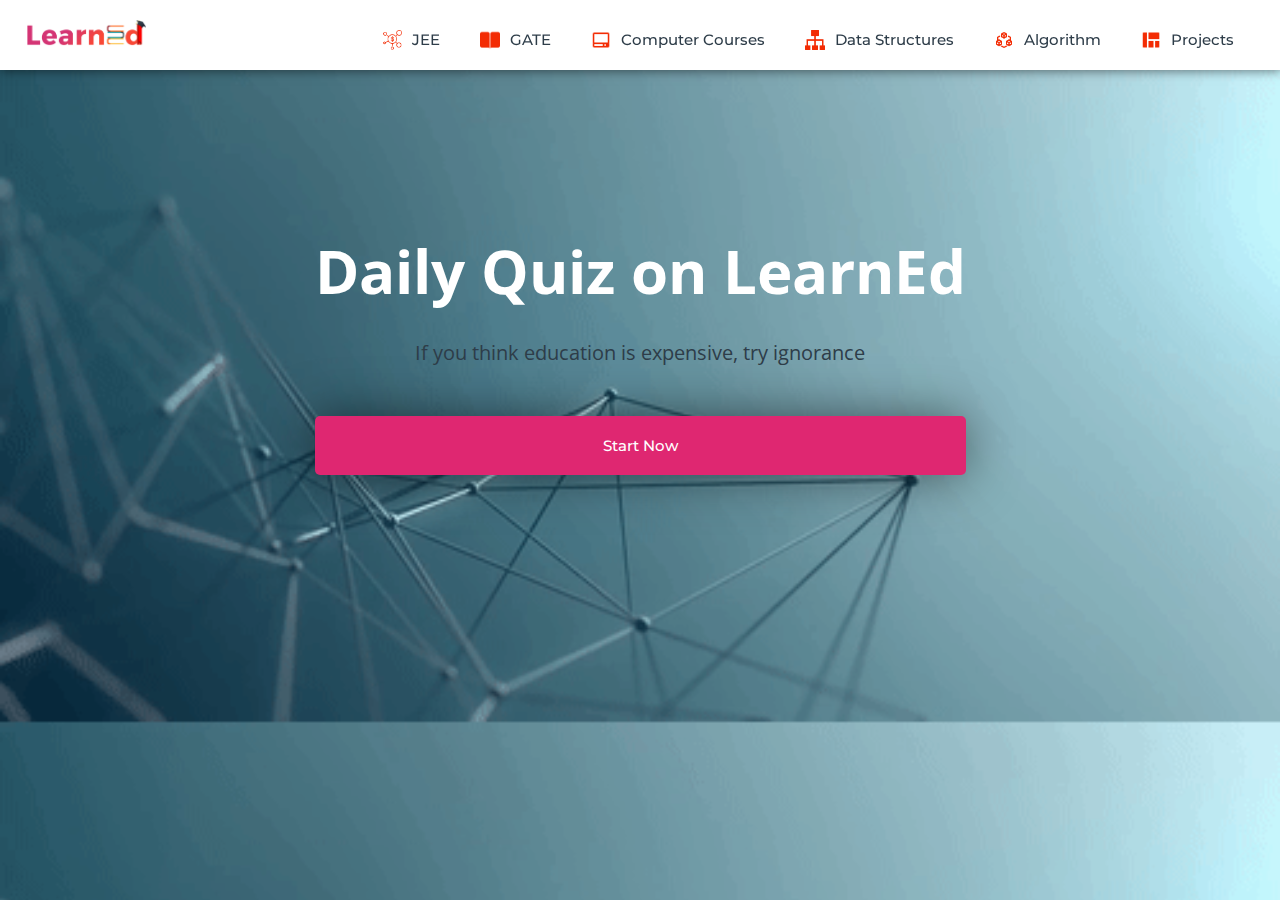
<file: subjects/quiz.html>
<!DOCTYPE html>
<html>
<head>
	<link rel="shortcut icon" type="png" href="../images/icon/favicon.png">
	<title>Quiz on LearnEd</title>
	<link rel="stylesheet" type="text/css" href="quizStyle.css">
	<script type="text/javascript" src="../script.js"></script>
</head>
<body>
	
<!-- NAVIGATION -->
	<header>
		<div class="nav" id="nav">
			<div id="learned-logo">
			<a href="../index.html"><img src="../images/icon/logo.png" style="width: 120px;"></a></div>
			<div class="switch-tab" id="switch-tab" onclick="switchTAB()"><img src="../images/icon/menu.png"></div>
			<ul id="list-switch">
				<li><a href="jee.html"><img src="../images/courses/d1.png" class="icon">JEE</a></li>
				<li><a href="gate.html"><img src="../images/courses/paper.png" class="icon">GATE</a></li>
				<li><a href="computer_courses.html"><img src="../images/courses/computer.png" class="icon">Computer Courses</a></li>
				<li><a href="computer_courses.html#data"><img src="../images/courses/data.png" class="icon">Data Structures</a></li>
				<li><a href="computer_courses.html#algo"><img src="../images/courses/algo.png" class="icon">Algorithm</a></li>
				<li><a href="computer_courses.html#projects"><img src="../images/courses/projects.png" class="icon">Projects</a></li>
			</ul>
			<div class="search" id="search-switch">
				<input type="search" placeholder="Search" class="srch"><button id="srchbtn"><img src="../images/icon/search.png"></button>
			</div>
		</div>
	</header>
	

<!-- MAIN Heading of Page -->
	<div class="title" id="title">
		<span>Daily Quiz on LearnEd</span>
		<div class="shortdesc"><br>
			<p>If you think education is expensive, try ignorance</p>
		</div>
		<button onclick="startquiz()">Start Now</button>
	</div>


<div class="panel" id="panel">
	<div class="left-side" id="left">
		<ul>
			<li onclick="quizt(1)">HOME</li>
			<li onclick="quizt(2)">JEE Mains</li>
			<li onclick="quizt(3)">JEE Advanced</li>
			<li onclick="quizt(4)">GATE</li>
			<li onclick="quizt(5)">C/C++</li>
			<li onclick="quizt(6)">Java</li>
			<li onclick="quizt(7)">Python</li>
			<li onclick="quizt(8)">JavaScript</li>
			<li onclick="quizt(9)">Data Structures</li>
			<li onclick="quizt(10)">Algorithm</li>
			<li onclick="quizt(11)">Interview Questions</li>
		</ul>
	</div>
	<div class="right-side" id="right">
		<div id="quiz-container">
			<div id="f1"><div class="quiz-frame main-frame"></div></div>

			<div id="f2"><iframe class="quiz-frame" src="https://docs.google.com/forms/d/e/1FAIpQLSe3hXLPuiQGqj1n3IeeAzM8YLNpgJIIk_zfteoEdWka4X3wxQ/viewform?embedded=true" frameborder="0" marginheight="0" marginwidth="0">Loading…</iframe></div>
			
			<div id="f3"><iframe class="quiz-frame" src="https://docs.google.com/forms/d/e/1FAIpQLSeVTLsd_AqZGpbIMnZRm20OKrjjiYSirWBjfCHpWtAsMQU--g/viewform?embedded=true" frameborder="0" marginheight="0" marginwidth="0">Loading…</iframe></div>
			
			<div id="f4"><iframe class="quiz-frame" src="https://docs.google.com/forms/d/e/1FAIpQLSdjSKZhQp5jqqR34zD_uWMtgXr18F9pdK6YqcafLSP6J7VZjw/viewform?embedded=true" frameborder="0" marginheight="0" marginwidth="0">Loading…</iframe></div>

			<div id="f5"><iframe class="quiz-frame" src="https://docs.google.com/forms/d/e/1FAIpQLSe1xs1-41MAbLN7KkXrJwtGdbl5ydxe_vX_nmFRjf6c0wtYkA/viewform?embedded=true"  frameborder="0" marginheight="0" marginwidth="0">Loading…</iframe></iframe></div>
			
			<div id="f6"><iframe class="quiz-frame" src="https://docs.google.com/forms/d/e/1FAIpQLSdHFDm_BakVxro_zJI78OF2OLJpXgDzzaAVMHD9hptWlXBSpA/viewform?embedded=true" frameborder="0" marginheight="0" marginwidth="0">Loading…</iframe></div>
			
			<div id="f7"><iframe class="quiz-frame" src="https://docs.google.com/forms/d/e/1FAIpQLSdgD7yFEJtqpkImDiLAaQ7w9VcsO688gr1V3Gl7FqwM5yXtWQ/viewform?embedded=true" frameborder="0" marginheight="0" marginwidth="0">Loading…</iframe></div>

			<div id="f8"><iframe class="quiz-frame" src="https://docs.google.com/forms/d/e/1FAIpQLSchDBnai_Aup7YFJQegg4z-qoB338p010VgZRxBYDT17xoRew/viewform?embedded=true" frameborder="0" marginheight="0" marginwidth="0">Loading…</iframe></div>

			<div id="f9"><iframe class="quiz-frame" src="https://docs.google.com/forms/d/e/1FAIpQLSfY5oIAz4R9Ty-LBpx7h4th6OJ0-RkrxIlLslRV4NjwwW8_uw/viewform?embedded=true" frameborder="0" marginheight="0" marginwidth="0">Loading…</iframe></div>
			
			<div id="f10"><iframe class="quiz-frame" src="https://docs.google.com/forms/d/e/1FAIpQLSflwS89sG7H98J9vFgFqJgsKaZ5gpq3yUlOiW3up7RQQ-qRnw/viewform?embedded=true" frameborder="0" marginheight="0" marginwidth="0">Loading…</iframe></div>

			<div id="f11"><iframe class="quiz-frame" src="https://docs.google.com/forms/d/e/1FAIpQLSe_aS8-CMNFdUzI1UE73zahC2bmMwJkmB6FJXPIeKbLIBqB4Q/viewform?embedded=true" frameborder="0" marginheiclass="quiz-frame" ght="0" marginwidth="0">Loading…</iframe></div>

		</div>
	</div>
</div>

	<script type="text/javascript" src="../script.js"></script>
</body>
</html>
</file>
<file: loginStyle.css>
* {
	margin: 0;
	padding: 0;
	font-family: sans-serif;
}

body {
	background-image: linear-gradient(rgba(0,0,0,0),rgba(0,0,0,0.5)),url("images/extra/backwallpaper.jpg");
	background-size: cover;
	background-attachment: fixed;
	display: flex;
	justify-content: center;
}
.logo {
	display: flex;
	justify-content: center;
}
.logo img {
	width: 100px;
}
.form-box
{
	width: 380px;
	height: 500px;
	position: relative;
	margin: 6% auto;
	background: #fff8;
	padding: 5px;
	border-radius: 5px;
	overflow: hidden;
	box-shadow: 0px 0px 100px rgba(0,0,0,0.4);
}

.button-box
{
	width: 220px;
	margin: 35px auto;
	position: relative;
	box-shadow: 0 0 20px 9px rgba(0,0,0,.1);
	border-radius: 30px;
}

.toggle-btn
{
	padding: 10px 30px;
	cursor: pointer;
	background: transparent;
	position: relative;
	border: 0;
	outline: none;
}

#btn
{
	top: 0;
	left: 0;
	position: absolute;
	width: 110px;
	height: 100%;
	background: linear-gradient(to right, #FA4B37, #DF2771);
	border-radius: 30px;
	transition: 0.5s;
}
.social-icons
{
	margin: 30px auto;
	text-align: center;
}
.social-icons img
{
	width: 30px;
	margin: 0 7px;
	cursor: pointer;
	opacity: 0.85;
}

.input-group
{
	top: 180px;
	position: absolute;
	width: 280px;
	transition: .5s;
	font-size: 13px;
	color: #010101;
}
.inp {
	border-bottom: 1px solid rgba(0,0,0,0.4);
}
.inp img{
	width: 20px;
	padding-right: 10px;
}
.input-field
{
	width: 100%;
	padding: 10px 0;
	margin: 5px 0;
	border-left: 0;
	border-right: 0;
	border-top: 0;
	border-bottom: 1px solid rgba(0,0,0,0.4);
	outline: none;
	background: transparent;
	color: rgba(0,0,0);
}
::placeholder { /* Chrome, Firefox, Opera, Safari 10.1+ */
	color: rgba(0,0,0,0.7);
	/*opacity: 1;  Firefox */
}
#register .input-field {
	color: rgba(0,0,0,0.8);
}
.submit-btn
{
	width: 85%;
	padding: 10px 30px;
	cursor: pointer;
	display: block;
	margin: auto;
	background: linear-gradient(to right, #FA4B37, #DF2771);
	color: #fff;
	border: 0;
	outline: none;
	border-radius: 30px;
}

.reg-btn {
	background: lightgray;
}
.check-box
{
	cursor: pointer;
	margin: 30px 10px 30px 0;
}

.instead {
	margin-top: 10px;
}
.instead h3 {
    overflow: hidden;
    text-align: center;
    color: rgba(0,0,0,0.6);
}
.instead h3:before,
.instead h3:after {
    background-color: rgba(0,0,0,0.5);
    content: "";
    display: inline-block;
    height: 1px;
    position: relative;
    vertical-align: middle;
    width: 50%;
}
.instead h3:before {
    right: 0.5em;
    margin-left: -50%;
}
.instead h3:after {
    left: 0.5em;
    margin-right: -50%;
}
span
{
	color: rgba(0,0,0,0.8);
	font-size: 12px;
}

#login
{
	left: 50px;
}
#register
{
	left: 450px;
}

.other {
	display: grid;
	justify-content: center;
	margin-top: 250px;
}

.connect {
	display: flex;
	margin: 10px;
	padding: 0px 30px;
	align-items: center;
	text-align: center;
	justify-content: center;
	border: 1px solid lightgray;
	cursor: pointer;
	outline: none;
	/*border-radius: 10px;*/
	background: #fff3;
}
.connect:hover {
	background: #fff8;
}
.connect img {
	padding: 5px;
	width: 25px;
}
.connect span {
	padding: 10px;
	font-size: 15px;
}
</file>
<file: subjects/subjects.css>
@import url('https://fonts.googleapis.com/css?family=Montserrat:500&display=swap');
@import url('https://fonts.googleapis.com/css?family=Dancing+Script&display=swap');
@import url('https://fonts.googleapis.com/css?family=Open+Sans&display=swap');

* {
	box-sizing: border-box;
	margin: 0;
	padding: 0;
}
html {
	scroll-behavior: smooth;
}
body {
	background: #FFF;
	font-family: 'Open Sans', sans-serif;
}

/*SCROLLBAR Styling*/
::-webkit-scrollbar {
  width: 5px;
}
::-webkit-scrollbar-thumb {
  background: #FA4B37;
  border-radius: 5px;
}
::-webkit-scrollbar-thumb:hover {
  background: #DF2771; 
}

/*NAVIGATION BAR*/
.nav
{
	width: 100%;
	background-color: #fff;
	display: flex;
	flex-wrap: wrap;
	justify-content: space-between;
	align-items: center;
	padding: 20px 2%;
	position: fixed;
	top: 0px;
	z-index: 10;
	box-shadow: 1px 1px 10px rgba(0,0,0,0.5);
}

.nav li, a, button
{
	float: left;
	font-family: "Montserrat", sans-serif;
	font-weight: 500;
	font-size: 13px;
	color: #2E3D49;
	display: block;
	text-decoration: none;
	text-align: center;
}

.nav ul li img {
	width: 20px;
	margin-right: 10px;
	transform: translateY(5px);
	padding-top: 5px;
}

.nav ul li 
{
	list-style: none;
	display: inline-block;
	padding: 0px 20px;
}

.nav ul li a
{
	transition: all 0.3s ease 0s;
}

.nav ul li a:hover
{
	color: #FA4B37;
}

.nav button
{
	padding: 9px 25px;
	background: linear-gradient(to right, #FA4B37, #DF2771);
	color: #fff;
	border: none;
	border-radius: 5px;
	cursor: pointer;
	outline: none;
	transition: all 0.3s ease 0s;
}
#srchbtn {
	padding: 9px 20px;
}
#srchbtn img {
	width: 15px;
	filter: brightness(100);
}
.nav button:hover
{
	opacity: .9;
}
.nav .search
{
	float: right;
}
.nav .search .srch
{
	font-size: 13px;
	width: 300px;
	border: none;
	outline: none;
	border-bottom: 2px solid #FA4B37;
	padding: 9px;
}
.nav .search button
{
	margin-right: 5px;
	float: right;
	margin-left: 10px;
}
.nav .switch-tab {
	cursor: pointer;
	visibility: hidden;
}
.nav .switch-tab img {
	width: 20px;
}
.nav .check-box {
	cursor: pointer;
	visibility: hidden;
}

/*TITLE*/
.title {
	margin-top: 150px;
	margin-left: 100px;
}
.title span{
	font-weight: 700;
	font-family: 'Open Sans', sans-serif;
	font-size: 60px;
	color: #2E3D49;
}
.title .shortdesc {
	padding: 10px;
	font-family: 'Open Sans', sans-serif;
	font-size: 20px;
	color: #2E3D49;
	margin-bottom: 50px;
}

/*Quick Links*/
.course {
	display: grid;
	justify-content: center;
}

.cbox {
	display: inline-flex;
	flex-wrap: wrap;
	justify-content: center;
}
.cbox .det {
	height: 60px;
	margin: 10px;
	background: #fff;
	cursor: pointer;
	border-radius: 50px;
}
.cbox .det a{
	justify-content: space-around;
	width: 100%;
	padding: 20px;
	border-radius: 50px;
	border: 1px solid #FA4B37;
	font-size: 15px;
	color: #272529;
	font-family: cursive;
	text-decoration: none;
}

.cbox .det a:hover{
	background: linear-gradient(to right, #FA4B37, #DF2771);
	color: white;
}

.inbt {
	padding: 10px;
	font-family: 'Open Sans', sans-serif;
	font-size: 30px;
	color: #2E3D49;
	margin: 100px;
	margin-bottom: 50px;
}

/*COURSES AVAILABLE*/
.ccard {
	display: flex;
	flex-wrap: wrap;
	justify-content: center;
	align-items: center;
}
.ccardbox {
	display: flex;
	flex-wrap: wrap;
	justify-content: center;
}

.dcard {
	margin: 10px;
	width: 300px;
	height: 200px;
	background: linear-gradient(to right, #FA4B37, #DF2771);
	border-radius: 10px;
	box-shadow: 0 0 20px rgba(0,0,0,0.4);
}

.dcard .fpart {
	width: inherit;
	height: 150px;
	color: #000;
	text-align: left;
	overflow: hidden;
}
.dcard .fpart img {
	width: 100%;
	height: 100%;
}

.dcard .spart {
	padding: 10px;
	padding-right: 0px;
	color: #fff;
	text-align: left;
	cursor: pointer;
}
.dcard .spart img {
	width: 20px;
	margin-left: 170px;
	cursor: pointer;
	/* transform: rotate(180deg); */
}

.dcard:hover .fpart img{
	transition: .8s ease;
	transform: scale(1.2);
}

/*Small Titles for  Topics*/
.title2 {
	position: relative;
	padding-top: 150px;
	margin-left: 100px;
}
.title2 span{
	font-weight: 700;
	font-family: 'Open Sans', sans-serif;
	font-size: 30px;
	color: #2E3D49;
}
.title2 .shortdesc2 {
	padding: 10px;
	font-family: 'Open Sans', sans-serif;
	font-size: 15px;
	color: #2E3D49;
	margin-bottom: 10px;
}

/*Videos Section*/
.ccardbox2 {
	display: flex;
	justify-content: center;
	flex-wrap: wrap;
}

.dcard2 {
	margin: 20px;
	width: 300px;
	height: 160px;
	background: linear-gradient(to right, #FA4B37, #DF2771);
	border-radius: 10px;
}
.dcard2:hover .fpart2 img {
	display: none;
}
.dcard2 .fpart2 { 
	width: inherit;
	height: 180px;
	background: #000;
	color: #000;
	text-align: left;
	border-top-right-radius: 100px;
	transform: translateY(-19px);
	box-shadow: 0 0 20px rgba(0,0,0,0.4);
	overflow: hidden;
}
.dcard2 .tag {
	position: relative;
	margin-left: 270px;
	top: 10px;
	color: #fff;
}
.dcard2 .fpart2 img {
	width: 100%;
	height: 100%;
}
.fpart2 iframe {
	height: inherit;
	width: inherit;
}

/*Watch Full Playlist*/
.click-me {
	justify-content: center;
	display: flex;
}
.click-me a {
	color: #DF2771;
	text-decoration: none;
	transition-duration: .5s;
	padding: 10px;
}
.click-me a:hover {
	background: #DF2771;
	color: #fff;
}

/*PROJECTS*/
.project-panel {
	/*background: #000;*/
	display: flex;
	flex-wrap: wrap;
	align-items: center;
	justify-content: center;
}
.project-card {
	width: 250px;
	/*height: 220px;*/
	background: #fff;
	margin-right: 10px;
	margin-bottom: 10px;
	border-radius: 5px;
	cursor: pointer;
	box-shadow: 2px 2px 10px rgba(0,0,0,0.3);
}
.project-card img {
	width: inherit;
	/*height: 140px;*/
}
.project-card:hover {
	transform: scale(1.2);
	transition: .5s ease;
}
.project-card:hover .download a{
	visibility: visible;
}
.project-card .info {
	padding: 10px;
}
.project-card .info h4 {
	color: #2E3D49;
}
.project-card .info p {
	font-size: 12px;
}
.download {
	margin-top: 10px;
	display: flex;
	justify-content: center;
}
.download a{
	padding: 5px 10px;
	color: #DF2771;
	font-size: .8em;
	visibility: hidden;
}
.download:hover a{
	transition: .5s ease;
	background: #DF2771;
	color: #fff;
}


/*Sample Papers*/

.sample {
	display: flex;
	align-items: center;
	flex-wrap: wrap;
	justify-content: space-around;
}
.lastSample {
	margin-bottom: 100px;
}
.sample ul {
	margin: 20px;
}

.sample ul li{
	padding: 28px;
	list-style: none;
}

.sample ul li a {
	color: #FA4B37;
	width: 300px;
	font-size: 20px;
}

/*Footer*/

footer {
	color: #E5E8EF;
	background: #000D;
	padding: 50px 0; 
}

footer .footer-container {
	max-width: 1300px;
	margin: auto;
	padding: 0 20px;
	display: flex;
	justify-content: space-between;
	align-items: center;
	flex-wrap: wrap-reverse;
}

footer .social-media img{
	width: 22px;
}

footer .logo {
	width: 180px;
	color: #fff;
	font-family: 'Montserrat', cursive;
}
footer .social-media{
	margin: 20px 0;
}

footer .social-media a{
	color: #001a21;
	margin-right: 10px;
	font-size: 22px;
	text-decoration: none;
}

footer .right-col h1{
	font-size: 26px;
}
footer .border{
	width: 100px;
	height: 4px;
	background: linear-gradient(to right, #FA4B37, #DF2771);
	margin: 2px;
}

footer .newsletter-form {
	display: flex;
	justify-content: center;
	align-items: center;
	flex-wrap: wrap;
}
footer input::placeholder {
  color: white !important;
}
footer .txtb {
	flex: 1;
	padding: 18px 40px;
	font-size: 16px;
	background: #343A40;
	border: none;
	font-weight: 700;
	outline: none;
	border-radius: 5px;
	min-width: 260px;
	margin-top: 20px;
	color: white;
}

footer .btn {
	margin-top: 20px;
	padding: 18px 40px;
	font-size: 16px;
	color: #f1f1f1;
	background: linear-gradient(to right, #FA4B37, #DF2771);
	border: none;
	font-weight: 700;
	outline: none;
	border-radius: 5px;
	margin-left: 20px;
	cursor: pointer;
	transition: opacity .3s linear;	
}

footer .btn:hover {
	opacity: .7;
}


/*For Responsive Website*/
@media screen and (max-width: 960px) {
	.footer-container {
		max-width: 600px;
	}
	.right-col {
		width: 100%;
		margin-bottom: 60px;
	}
	.left-col {
		width: 100%;
		text-align: center;
	}
	.social-media {
		display: flex;
		justify-content: center;
	}
}

@media screen and (max-width: 700px) {
	footer .btn{
		margin: 0;
		width: 100%;
		margin-top: 20px;
	}
}
@media screen and (max-width: 1366px) {
	.search {
		display: none;
		margin-bottom: 10px;
	}
}

@media screen and (max-width: 1000px) {
	.nav ul, .nav .search {
		display: none;
	}
	.nav #learned-logo {
		transition: 1s ease;
		margin-left: 40%;
		transform: scale(1.5);
	}
	.nav ul li{
		width: 100%;
		margin-bottom: 5px;
	}
	.nav .switch-tab {
		visibility: visible;
	}
	.nav .check-box {
		visibility: visible;
	}
	.search {
		visibility: visible;
		margin: 30px;
		margin-top: 0px;
	}
}
</file>
<file: subjects/quizStyle.css>
@import url('https://fonts.googleapis.com/css?family=Montserrat:500&display=swap');
@import url('https://fonts.googleapis.com/css?family=Dancing+Script&display=swap');
@import url('https://fonts.googleapis.com/css?family=Open+Sans&display=swap');

* {
	box-sizing: border-box;
	margin: 0;
	padding: 0;
}
html {
	scroll-behavior: smooth;
}
body {
	background: url(../images/extra/animated.gif);
	background-size: cover;
	font-family: 'Open Sans', sans-serif;
}

/*Styling SCROLLBAR*/
::-webkit-scrollbar {
  width: 5px;
}
::-webkit-scrollbar-thumb {
  background: #FA4B37;
  border-radius: 5px;
}
::-webkit-scrollbar-thumb:hover {
  background: #DF2771; 
}

/*NAVIGATION BAR*/
.nav
{
	width: 100%;
	background-color: #fff;
	display: flex;
	flex-wrap: wrap;
	justify-content: space-between;
	align-items: center;
	padding: 20px 2%;
	position: fixed;
	top: 0px;
	z-index: 10;
	box-shadow: 1px 1px 10px rgba(0,0,0,0.5);
}

.nav li, a, button
{
	float: left;
	font-family: "Montserrat", sans-serif;
	font-weight: 500;
	font-size: 15px;
	color: #2E3D49;
	display: block;
	text-decoration: none;
	text-align: center;
}

.nav ul li img {
	width: 20px;
	margin-right: 10px;
	transform: translateY(5px);
	padding-top: 5px;
}

.nav ul li 
{
	list-style: none;
	display: inline-block;
	padding: 0px 20px;
}

.nav ul li a
{
	transition: all 0.3s ease 0s;
}

.nav ul li a:hover
{
	color: #FA4B37;
}

.nav button
{
	padding: 9px 25px;
	background: linear-gradient(to right, #FA4B37, #DF2771);
	color: #fff;
	border: none;
	border-radius: 5px;
	cursor: pointer;
	outline: none;
	transition: all 0.3s ease 0s;
}
#srchbtn {
	padding: 9px 20px;
}
#srchbtn img {
	width: 15px;
	filter: brightness(100);
}

.nav button:hover
{
	opacity: .9;
}
.nav .search
{
	float: right;
}
.nav .search .srch
{
	font-size: 17px;
	width: 300px;
	border: none;
	outline: none;
	border-bottom: 2px solid #FA4B37;
	padding: 9px;
}

.nav .search button
{
	margin-right: 5px;
	float: right;
	margin-left: 10px;
}
.nav .switch-tab {
	cursor: pointer;
	visibility: hidden;
}
.nav .switch-tab img {
	width: 20px;
}
.nav .check-box {
	cursor: pointer;
	visibility: hidden;
}

/*TITLE*/
.title {
	margin-top: 18%;
	display: grid;
	justify-content: center;
	align-items: center;
}
.title span{
	font-weight: 700;
	font-family: 'Open Sans', sans-serif;
	font-size: 60px;
	/*color: #2E3D49;*/
	color: #fff;
}
.title .shortdesc {
	font-family: 'Open Sans', sans-serif;
	font-size: 20px;
	color: #2E3D49;
	margin-bottom: 50px;
	text-align: center;
	/*display: none;*/
}

.title button {
	padding: 20px 2%;
	border: none;
	border-radius: 5px;
	color: #fff;
	background: #DF2771;
	outline: none;
	cursor: pointer;
	box-shadow: 0 0 50px rgba(0,0,0,0.5);
}
.title button:hover {
	box-shadow: 0 0 10px rgba(0,0,0,0.3);
}

/*PANEL*/
.panel {
	display: none;
	width: 100%;
	height: 100vh;
	position: fixed;
}
/*Different Topics Container*/
.left-side {
	background: #FFF;
	height: 100%;
	width: 25%;
	display: flex;
	justify-content: center;
	box-shadow: inset 0 0 20px rgba(0,0,0,0.7),
					0 0 30px rgba(0,0,0,0.5);
}

/*Google Form Container*/
.right-side {
	background: #fff;
	height: 100%;
	width: 75%;
}
.left-side ul {
	margin: 50px;
	margin-top: 150px;
}
.left-side li {
	list-style-type: none;
	cursor: pointer;
	color: #FA4B37;
	font-weight: 700;
	font-size: 1.2em;
	margin-bottom: 20px;
}
.left-side li:hover {
	color: #000;
	font-size: 1.5em;
	font-weight: 900;
	transition: .3s ease-in-out;
}

#quiz-container {
	margin-top: 90px;
	width: 100%;
	height: 100%;
}

.quiz-frame {
	width: 100%;
	height: 95vh;
	border: none;
}
.main-frame {
	background: url(../images/extra/quiz.jpg);
	background-size: cover;
}
.main-frame p {
	font-size: 5em;
	font-weight: 900;
	color: #2E3D49;
}


/*For Responsive Website*/
@media screen and (max-width: 1366px) {
	.search {
		display: none;
		margin-bottom: 10px;
	}
}

@media screen and (max-width: 1000px) {
	.nav ul, .nav .search {
		display: none;
	}
	.nav #learned-logo {
		transition: 1s ease;
		margin-left: 40%;
		transform: scale(1.5);
	}
	.nav ul li{
		width: 100%;
		margin-bottom: 5px;
	}
	.nav .switch-tab {
		visibility: visible;
	}
	.nav .check-box {
		visibility: visible;
	}
	.search {
		visibility: visible;
		margin: 30px;
		margin-top: 0px;
	}
}
</file>
